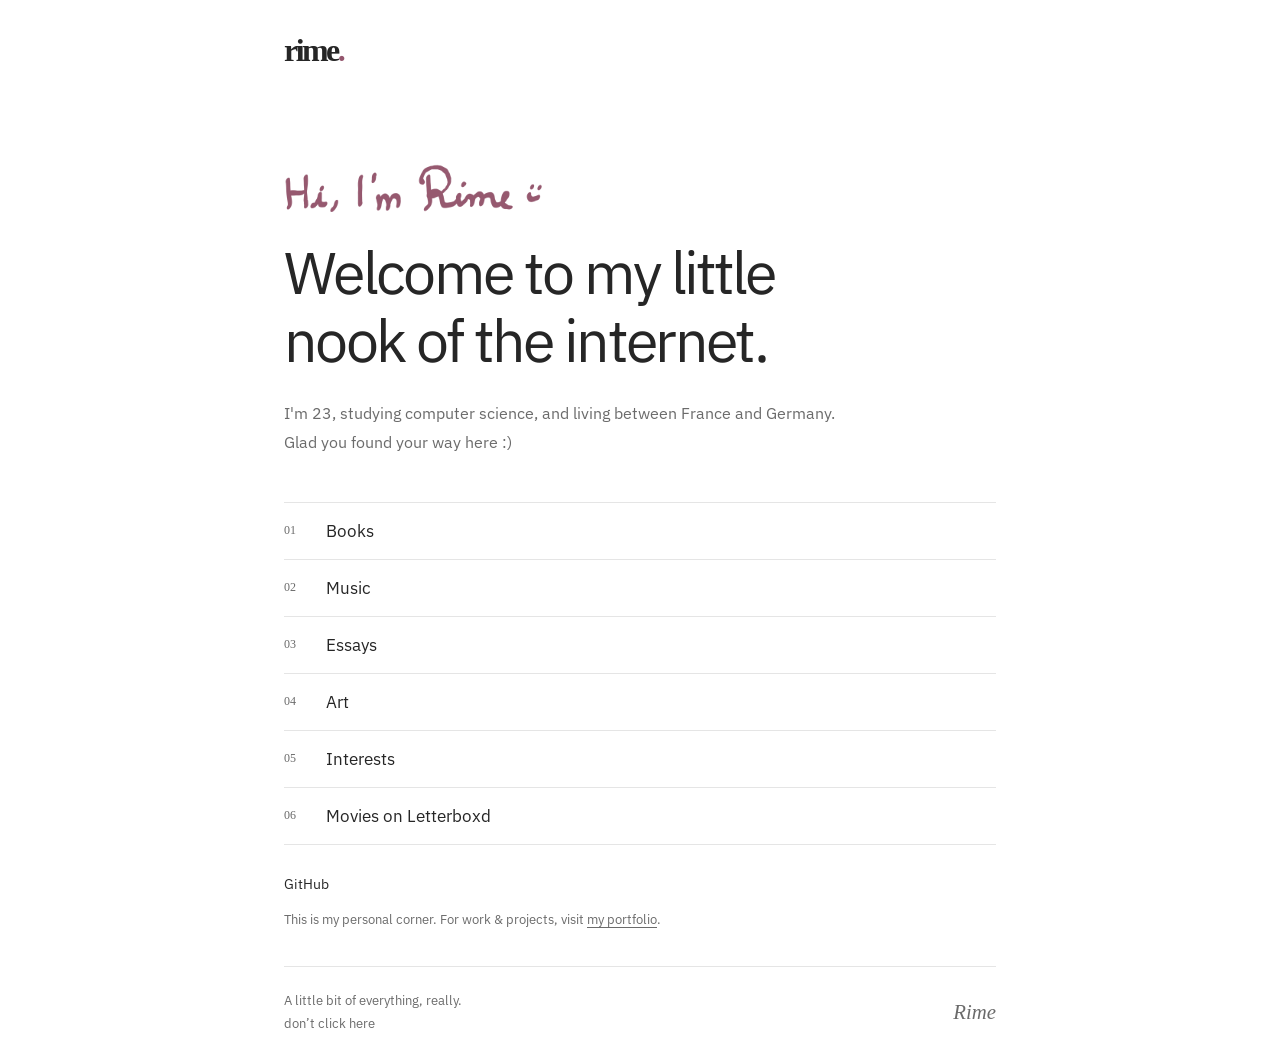
<file: index.html>
<!doctype html>
<html lang="en"><head><meta charset="utf-8"><meta name="viewport" content="width=device-width, initial-scale=1"><meta name="description" content="Rime&#39;s little nook: books, music, writing, art, and interests."><title>My little nook — Rime</title><link rel="icon" type="image/svg+xml" href="data:image/svg+xml,%3Csvg xmlns='http://www.w3.org/2000/svg' viewBox='0 0 64 64'%3E%3Crect width='64' height='64' rx='18' fill='%23322348'/%3E%3Ctext x='32' y='46' text-anchor='middle' font-family='Georgia' font-size='49' fill='white'%3Er%3C/text%3E%3C/svg%3E"><link rel="preconnect" href="https://fonts.googleapis.com"><link rel="preconnect" href="https://fonts.gstatic.com" crossorigin><link href="https://fonts.googleapis.com/css2?family=IBM+Plex+Mono:wght@400;500&family=IBM+Plex+Sans:wght@400;500&display=swap" rel="stylesheet"><link rel="stylesheet" href="./styles.css?v=0cd4ec9e92dc"></head>
<body class="home"><a class="skip-link" href="#main">Skip to content</a><div class="shell"><header><a class="wordmark" href="./" aria-label="Rime, home">rime<span>.</span></a></header><main id="main">
<section class="home-intro"><svg class="handwritten-greeting" xmlns="http://www.w3.org/2000/svg" viewBox="140 172 1360 265" width="260" height="51" role="img" aria-labelledby="greeting-title"><title id="greeting-title">Hi, I'm Rime :) — in my own handwriting</title><defs><filter id="handwriting-ink" x="0" y="0" width="1600" height="716" filterUnits="userSpaceOnUse" color-interpolation-filters="sRGB"><feColorMatrix type="matrix" values="0 0 0 0 0  0 0 0 0 0  0 0 0 0 0  -1.2 0 0 0 1.14" result="ink-mask"/><feFlood flood-color="#94566d"/><feComposite in2="ink-mask" operator="in"/></filter></defs><image href="./assets/rime-handwriting.png" width="1600" height="716" filter="url(#handwriting-ink)"/></svg><h1>Welcome to my little<br><em>nook</em> of the internet.</h1><p class="bio">I'm 23, studying computer science, and living between France and Germany.<br>Glad you found your way here :)</p></section>
<nav class="directory" aria-label="My corners of the internet"><a href="books/"><span class="number">01</span><span>Books</span></a><a href="music/"><span class="number">02</span><span>Music</span></a><a href="essays/"><span class="number">03</span><span>Essays</span></a><a href="art/"><span class="number">04</span><span>Art</span></a><a href="interests/"><span class="number">05</span><span>Interests</span></a><div class="directory-external"><span class="number">06</span><a href="https://boxd.it/mvFYH">Movies on Letterboxd </a></div></nav>
<nav class="elsewhere" aria-label="Elsewhere"><a href="https://github.com/rime3-14">GitHub </a></nav><p class="portfolio-note">This is my personal corner. For work & projects, visit <a href="https://rime3-14.github.io/portfolio/">my portfolio</a>.</p></main><footer><div class="footer-note"><span>A little bit of everything, really.</span><a class="secret-link" href="fun/">don’t click here</a></div><span class="signature">Rime</span></footer></div></body></html>
</file>
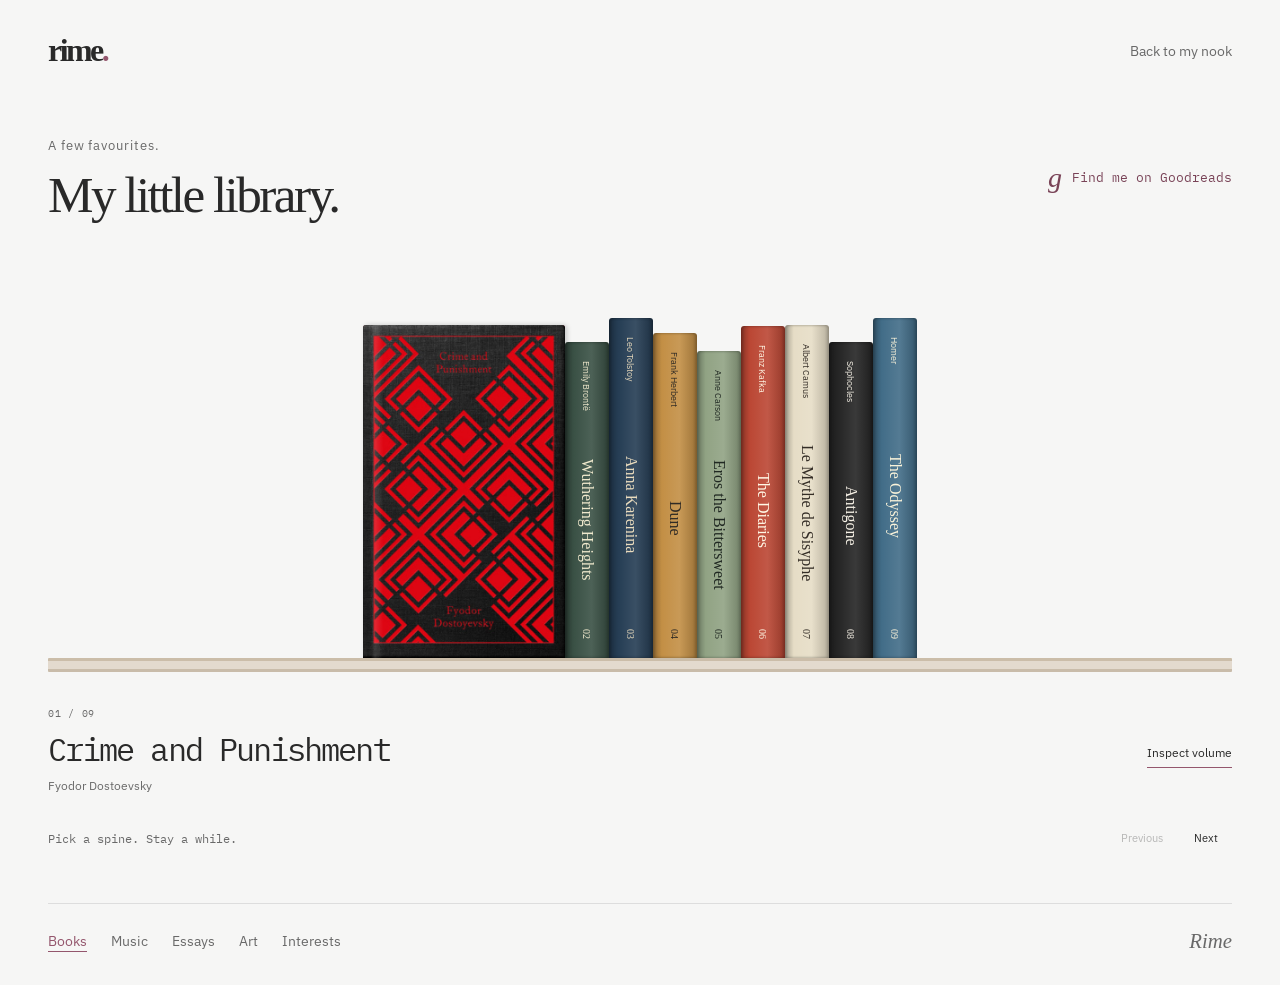
<file: books/index.html>
<!doctype html>
<html lang="en"><head><meta charset="utf-8"><meta name="viewport" content="width=device-width, initial-scale=1"><meta name="description" content="Favourite books from Rime’s personal library."><title>Books — Rime</title><link rel="icon" type="image/svg+xml" href="data:image/svg+xml,%3Csvg xmlns='http://www.w3.org/2000/svg' viewBox='0 0 64 64'%3E%3Crect width='64' height='64' rx='18' fill='%23322348'/%3E%3Ctext x='32' y='46' text-anchor='middle' font-family='Georgia' font-size='49' fill='white'%3Er%3C/text%3E%3C/svg%3E"><link rel="preconnect" href="https://fonts.googleapis.com"><link rel="preconnect" href="https://fonts.gstatic.com" crossorigin><link href="https://fonts.googleapis.com/css2?family=IBM+Plex+Mono:wght@400;500&family=IBM+Plex+Sans:wght@400;500&display=swap" rel="stylesheet"><link rel="stylesheet" href="../styles.css?v=6597a4d5ecd1"><link rel="stylesheet" href="../books.css?v=8dfe27d750df"><script src="../books.js?v=9875014b8bbd" defer></script></head>
<body class="books"><a class="skip-link" href="#main">Skip to content</a><div class="shell"><header><a class="wordmark" href="../" aria-label="Rime, home">rime<span>.</span></a><a class="back" href="../">Back to my nook</a></header><main id="main"><section class="shelf-intro"><div><p class="eyebrow">A few favourites.</p><h1>My little library.</h1></div><a class="goodreads-link" href="https://www.goodreads.com/user/show/145207462"><span class="goodreads-monogram" aria-hidden="true">g</span> Find me on Goodreads </a></section>
 <div class="library-scene"><section class="shelf-info" aria-label="Selected book"><div aria-live="polite" aria-atomic="true"><p class="eyebrow" id="book-count">01 / 09</p><h2 id="book-title">Crime and Punishment</h2><p id="book-author">Fyodor Dostoevsky</p></div><button type="button" class="inspect-button" id="inspect-book" hidden>Inspect volume</button></section>
 <div class="shelf-stage"><div class="bookshelf" role="group" aria-label="Favourite books. Select a spine to turn the book forward."><button class="book-slot selected" type="button" data-book="0" data-title="Crime and Punishment" data-author="Fyodor Dostoevsky" data-edition="Penguin Clothbound Classics" data-source="https://penguinrandomhouselibrary.com/book/?isbn=9780241347683" data-isbn="9780241347683" aria-pressed="true" aria-label="Crime and Punishment by Fyodor Dostoevsky" style="--cover:#702d34;--book-ink:#f1dfc2;--height:355px;--ratio:0.6048387096774194"><span class="book-object"><span class="book-spine"><small>Fyodor Dostoevsky</small><span>Crime and Punishment</span><i>01</i></span><span class="book-front"><span class="cover-fallback"><small>Fyodor Dostoevsky</small><strong>Crime and Punishment</strong></span><img class="published-cover" src="../assets/books/crime-and-punishment.jpg" width="450" height="744" alt="Crime and Punishment — Penguin Clothbound Classics cover" decoding="async"><span class="cover-light" aria-hidden="true"></span></span></span></button><button class="book-slot" type="button" data-book="1" data-title="Wuthering Heights" data-author="Emily Brontë" data-edition="Penguin Clothbound Classics" data-source="https://www.penguinrandomhouse.com/books/286389/wuthering-heights-by-emily-bronte/" data-isbn="9780141040356" aria-pressed="false" aria-label="Wuthering Heights by Emily Brontë" style="--cover:#3a5145;--book-ink:#f0e9cd;--height:338px;--ratio:0.6617647058823529"><span class="book-object"><span class="book-spine"><small>Emily Brontë</small><span>Wuthering Heights</span><i>02</i></span><span class="book-front"><span class="cover-fallback"><small>Emily Brontë</small><strong>Wuthering Heights</strong></span><img class="published-cover" src="../assets/books/wuthering-heights.jpg" width="450" height="680" alt="Wuthering Heights — Penguin Clothbound Classics cover" decoding="async"><span class="cover-light" aria-hidden="true"></span></span></span></button><button class="book-slot" type="button" data-book="2" data-title="Anna Karenina" data-author="Leo Tolstoy" data-edition="Penguin Clothbound Classics" data-source="https://www.penguinrandomhouseretail.com/book/?isbn=9780141199610" data-isbn="9780141199610" aria-pressed="false" aria-label="Anna Karenina by Leo Tolstoy" style="--cover:#253d54;--book-ink:#eadcbe;--height:362px;--ratio:0.6578947368421053"><span class="book-object"><span class="book-spine"><small>Leo Tolstoy</small><span>Anna Karenina</span><i>03</i></span><span class="book-front"><span class="cover-fallback"><small>Leo Tolstoy</small><strong>Anna Karenina</strong></span><img class="published-cover" src="../assets/books/anna-karenina.jpg" width="450" height="684" alt="Anna Karenina — Penguin Clothbound Classics cover" decoding="async"><span class="cover-light" aria-hidden="true"></span></span></span></button><button class="book-slot" type="button" data-book="3" data-title="Dune" data-author="Frank Herbert" data-edition="Ace" data-source="https://penguinrandomhousehighereducation.com/book/?isbn=9780441013593" data-isbn="9780441013593" aria-pressed="false" aria-label="Dune by Frank Herbert" style="--cover:#c38f45;--book-ink:#302b25;--height:347px;--ratio:0.6666666666666666"><span class="book-object"><span class="book-spine"><small>Frank Herbert</small><span>Dune</span><i>04</i></span><span class="book-front"><span class="cover-fallback"><small>Frank Herbert</small><strong>Dune</strong></span><img class="published-cover" src="../assets/books/dune.jpg" width="450" height="675" alt="Dune — Ace cover" decoding="async"><span class="cover-light" aria-hidden="true"></span></span></span></button><button class="book-slot" type="button" data-book="4" data-title="Eros the Bittersweet" data-author="Anne Carson" data-edition="Dalkey Archive Essentials" data-source="https://dalkeyarchive.store/products/eros-the-bittersweet" data-isbn="9781628973860" aria-pressed="false" aria-label="Eros the Bittersweet by Anne Carson" style="--cover:#91a384;--book-ink:#202822;--height:329px;--ratio:0.6470588235294118"><span class="book-object"><span class="book-spine"><small>Anne Carson</small><span>Eros the Bittersweet</span><i>05</i></span><span class="book-front"><span class="cover-fallback"><small>Anne Carson</small><strong>Eros the Bittersweet</strong></span><img class="published-cover" src="../assets/books/eros-the-bittersweet.jpg" width="1650" height="2550" alt="Eros the Bittersweet — Dalkey Archive Essentials cover" decoding="async"><span class="cover-light" aria-hidden="true"></span></span></span></button><button class="book-slot" type="button" data-book="5" data-title="The Diaries" data-author="Franz Kafka · translated by Ross Benjamin" data-edition="Schocken" data-source="https://www.penguinrandomhouse.com/books/612561/the-diaries-of-franz-kafka-by-franz-kafka/" data-isbn="9780805212792" aria-pressed="false" aria-label="The Diaries by Franz Kafka · translated by Ross Benjamin" style="--cover:#bb4734;--book-ink:#fff8e6;--height:354px;--ratio:0.6446991404011462"><span class="book-object"><span class="book-spine"><small>Franz Kafka</small><span>The Diaries</span><i>06</i></span><span class="book-front"><span class="cover-fallback"><small>Franz Kafka</small><strong>The Diaries</strong></span><img class="published-cover" src="../assets/books/kafka-diaries.jpg" width="450" height="698" alt="The Diaries — Schocken cover" decoding="async"><span class="cover-light" aria-hidden="true"></span></span></span></button><button class="book-slot" type="button" data-book="6" data-title="Le Mythe de Sisyphe" data-author="Albert Camus" data-edition="Folio essais · Gallimard" data-source="https://www.gallimard.fr/catalogue/le-mythe-de-sisyphe/9782070322886" data-isbn="9782070322886" aria-pressed="false" aria-label="Le Mythe de Sisyphe by Albert Camus" style="--cover:#e6ddc6;--book-ink:#342d26;--height:355px;--ratio:0.612"><span class="book-object"><span class="book-spine"><small>Albert Camus</small><span>Le Mythe de Sisyphe</span><i>07</i></span><span class="book-front"><span class="cover-fallback"><small>Albert Camus</small><strong>Le Mythe de Sisyphe</strong></span><img class="published-cover" src="../assets/books/le-mythe-de-sisyphe.jpg" width="306" height="500" alt="Le Mythe de Sisyphe — Folio essais · Gallimard cover" decoding="async"><span class="cover-light" aria-hidden="true"></span></span></span></button><button class="book-slot" type="button" data-book="7" data-title="Antigone" data-author="Sophocles" data-edition="Penguin Little Black Classics" data-source="https://www.penguin.co.uk/books/276830/antigone-by-sophocles/9780141397702" data-isbn="9780141397702" aria-pressed="false" aria-label="Antigone by Sophocles" style="--cover:#252525;--book-ink:#f7f2e7;--height:338px;--ratio:0.6901840490797546"><span class="book-object"><span class="book-spine"><small>Sophocles</small><span>Antigone</span><i>08</i></span><span class="book-front"><span class="cover-fallback"><small>Sophocles</small><strong>Antigone</strong></span><img class="published-cover" src="../assets/books/antigone.jpg" width="450" height="652" alt="Antigone — Penguin Little Black Classics cover" decoding="async"><span class="cover-light" aria-hidden="true"></span></span></span></button><button class="book-slot" type="button" data-book="8" data-title="The Odyssey" data-author="Homer · translated by Emily Wilson" data-edition="W. W. Norton" data-source="https://wwnorton.co.uk/books/9780393356250-the-odyssey-4709fc56-cc27-49d3-90f5-4934b58a885c" data-isbn="9780393356250" aria-pressed="false" aria-label="The Odyssey by Homer · translated by Emily Wilson" style="--cover:#426d88;--book-ink:#faf3da;--height:362px;--ratio:0.6864988558352403"><span class="book-object"><span class="book-spine"><small>Homer</small><span>The Odyssey</span><i>09</i></span><span class="book-front"><span class="cover-fallback"><small>Homer</small><strong>The Odyssey</strong></span><img class="published-cover" src="../assets/books/the-odyssey.jpg" width="300" height="437" alt="The Odyssey — W. W. Norton cover" decoding="async"><span class="cover-light" aria-hidden="true"></span></span></span></button></div></div><div class="shelf-ledge" aria-hidden="true"></div></div>
 <div class="library-bottom"><p>Pick a spine. Stay a while.</p><div class="shelf-controls" hidden><button type="button" id="previous-book" aria-label="Previous book" disabled>Previous</button><button type="button" id="next-book" aria-label="Next book">Next</button></div></div>
 <dialog id="book-inspection" aria-labelledby="inspection-title"><button type="button" id="close-inspection" class="inspect-button">Return to shelf</button><div class="inspection-layout"><div id="inspection-cover" class="inspection-cover" aria-hidden="true"></div><div class="inspection-copy"><p class="eyebrow" id="inspection-count"></p><h2 id="inspection-title"></h2><p id="inspection-author"></p><p class="inspection-edition"><a id="inspection-edition" href="https://penguinrandomhouselibrary.com/book/?isbn=9780241347683">Penguin Clothbound Classics</a></p><a id="inspection-link" class="text-link" href="https://www.goodreads.com/user/show/145207462">Find on Goodreads</a><div class="shelf-controls"><button type="button" id="inspect-previous" aria-label="Inspect previous book">Previous</button><button type="button" id="inspect-next" aria-label="Inspect next book">Next</button></div></div></div></dialog></main><footer><nav aria-label="Explore my nook"><a href="../books/" aria-current="page">Books</a><a href="../music/">Music</a><a href="../essays/">Essays</a><a href="../art/">Art</a><a href="../interests/">Interests</a></nav><span class="signature">Rime</span></footer></div></body></html>
</file>
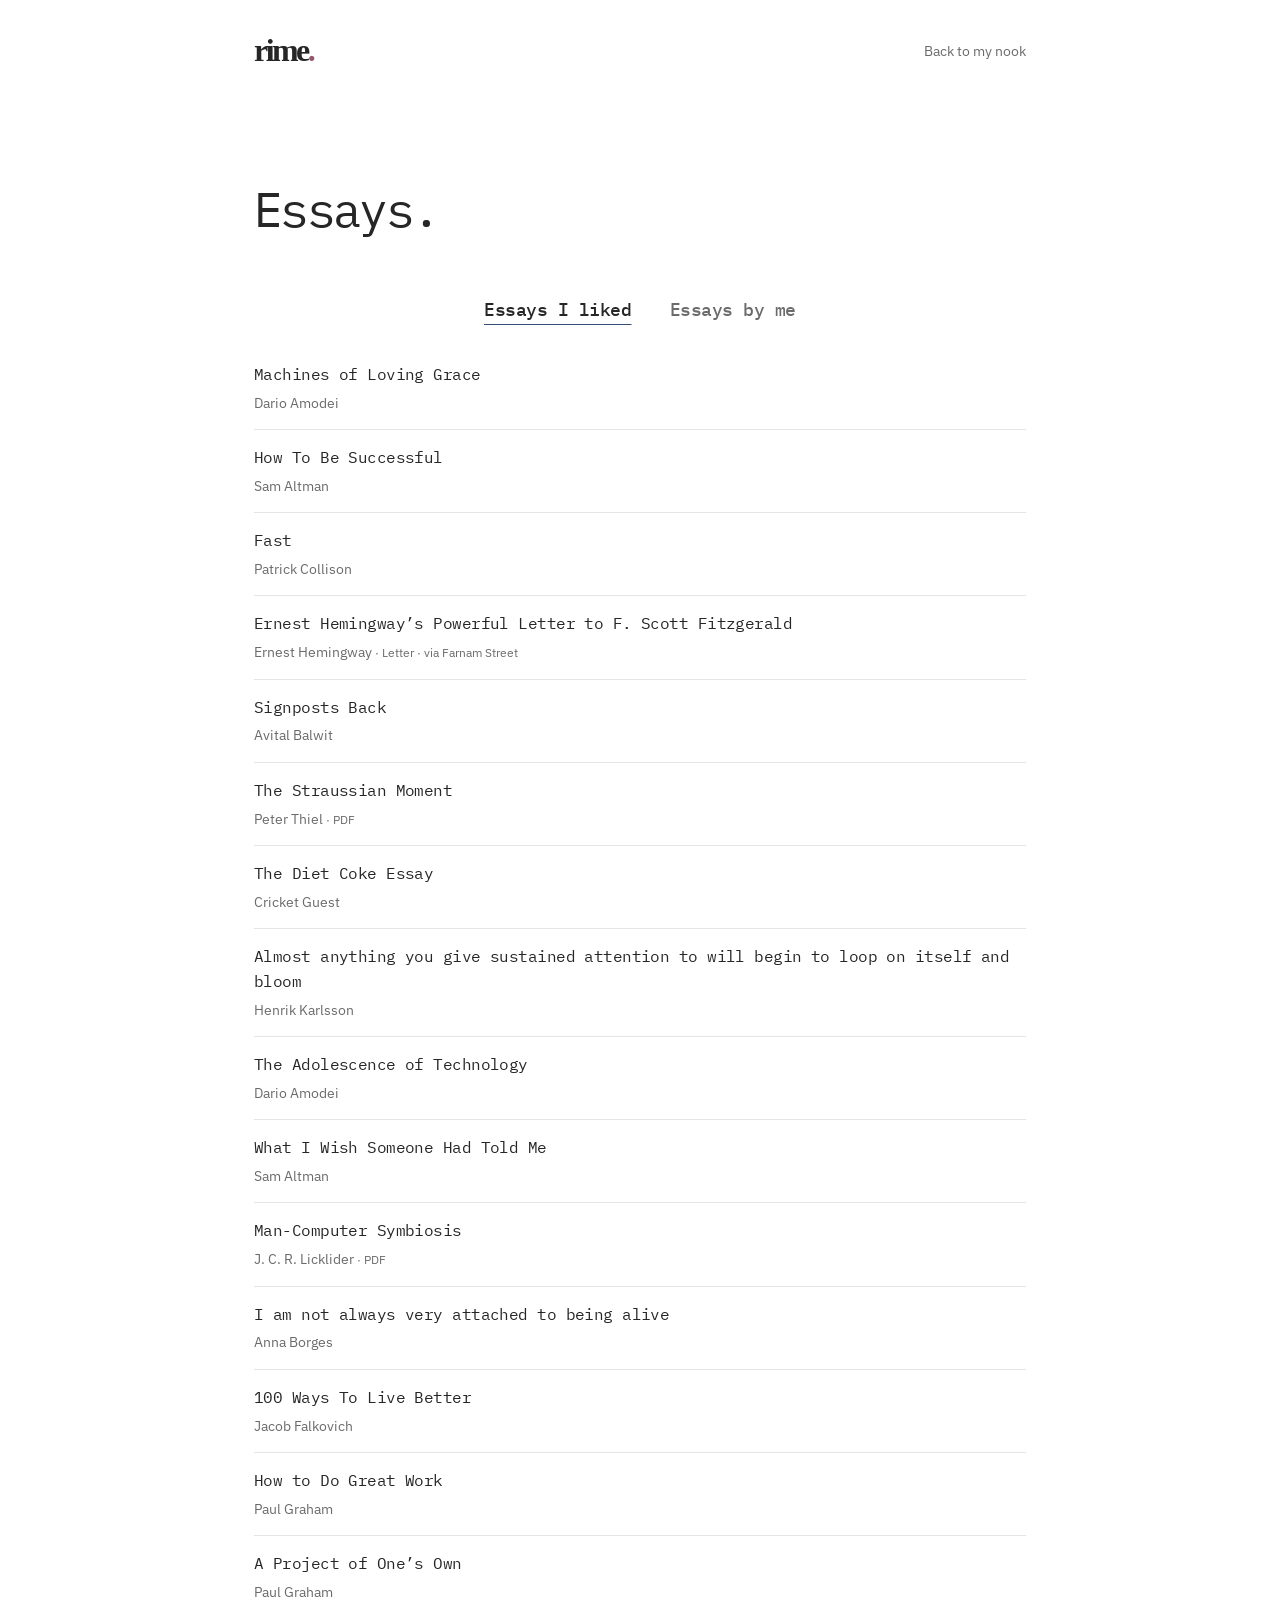
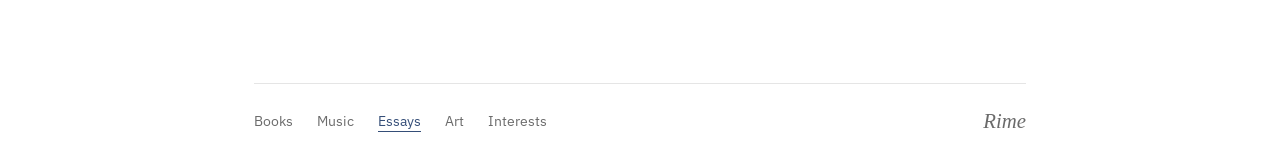
<file: essays/index.html>
<!doctype html>
<html lang="en"><head><meta charset="utf-8"><meta name="viewport" content="width=device-width, initial-scale=1"><meta name="description" content="Essays Rime liked, and a space for her own writing."><title>Essays — Rime</title><link rel="icon" type="image/svg+xml" href="data:image/svg+xml,%3Csvg xmlns='http://www.w3.org/2000/svg' viewBox='0 0 64 64'%3E%3Crect width='64' height='64' rx='18' fill='%23322348'/%3E%3Ctext x='32' y='46' text-anchor='middle' font-family='Georgia' font-size='49' fill='white'%3Er%3C/text%3E%3C/svg%3E"><link rel="preconnect" href="https://fonts.googleapis.com"><link rel="preconnect" href="https://fonts.gstatic.com" crossorigin><link href="https://fonts.googleapis.com/css2?family=IBM+Plex+Mono:wght@400;500&family=IBM+Plex+Sans:wght@400;500&display=swap" rel="stylesheet"><link rel="stylesheet" href="../styles.css?v=6597a4d5ecd1"><script src="../essays.js?v=a0863eff1148" defer></script></head>
<body class="essays"><a class="skip-link" href="#main">Skip to content</a><div class="shell"><header><a class="wordmark" href="../" aria-label="Rime, home">rime<span>.</span></a><a class="back" href="../">Back to my nook</a></header><main id="main"><section class="section-intro"><h1>Essays.</h1></section><div class="essay-tabs" role="tablist" aria-label="Essay sections"><h2><button type="button" role="tab" id="liked-heading" aria-controls="liked-essays" aria-selected="true">Essays I liked</button></h2><h2><button type="button" role="tab" id="own-heading" aria-controls="my-essays" aria-selected="false" tabindex="-1">Essays by me</button></h2></div><section class="essay-section" id="liked-essays" role="tabpanel" aria-labelledby="liked-heading"><ul class="reading-list"><li><a class="reading-link" href="https://darioamodei.com/essay/machines-of-loving-grace"><div><h3>Machines of Loving Grace</h3><p>Dario Amodei</p></div></a></li><li><a class="reading-link" href="https://blog.samaltman.com/how-to-be-successful"><div><h3>How To Be Successful</h3><p>Sam Altman</p></div></a></li><li><a class="reading-link" href="https://patrickcollison.com/fast"><div><h3>Fast</h3><p>Patrick Collison</p></div></a></li><li><a class="reading-link" href="https://fs.blog/you-see-well-enough-but-you-stop-listening/"><div><h3>Ernest Hemingway’s Powerful Letter to F. Scott Fitzgerald</h3><p>Ernest Hemingway<span class="reading-note"> · Letter · via Farnam Street</span></p></div></a></li><li><a class="reading-link" href="https://www.avitalbalwit.com/post/signposts-back"><div><h3>Signposts Back</h3><p>Avital Balwit</p></div></a></li><li><a class="reading-link" href="https://gwern.net/doc/politics/2007-thiel.pdf"><div><h3>The Straussian Moment</h3><p>Peter Thiel<span class="reading-note"> · PDF</span></p></div></a></li><li><a class="reading-link" href="https://finalgirldigital.substack.com/p/the-diet-coke-essay"><div><h3>The Diet Coke Essay</h3><p>Cricket Guest</p></div></a></li><li><a class="reading-link" href="https://www.henrikkarlsson.xyz/p/attention"><div><h3>Almost anything you give sustained attention to will begin to loop on itself and bloom</h3><p>Henrik Karlsson</p></div></a></li><li><a class="reading-link" href="https://darioamodei.com/essay/the-adolescence-of-technology"><div><h3>The Adolescence of Technology</h3><p>Dario Amodei</p></div></a></li><li><a class="reading-link" href="https://blog.samaltman.com/what-i-wish-someone-had-told-me"><div><h3>What I Wish Someone Had Told Me</h3><p>Sam Altman</p></div></a></li><li><a class="reading-link" href="https://worrydream.com/refs/Licklider_1960_-_Man-Computer_Symbiosis.pdf"><div><h3>Man-Computer Symbiosis</h3><p>J. C. R. Licklider<span class="reading-note"> · PDF</span></p></div></a></li><li><a class="reading-link" href="https://theoutline.com/post/7267/living-with-passive-suicidal-ideation"><div><h3>I am not always very attached to being alive</h3><p>Anna Borges</p></div></a></li><li><a class="reading-link" href="https://www.lesswrong.com/posts/HJeD6XbMGEfcrx3mD/100-ways-to-live-better"><div><h3>100 Ways To Live Better</h3><p>Jacob Falkovich</p></div></a></li><li><a class="reading-link" href="https://paulgraham.com/greatwork.html"><div><h3>How to Do Great Work</h3><p>Paul Graham</p></div></a></li><li><a class="reading-link" href="https://paulgraham.com/own.html"><div><h3>A Project of One’s Own</h3><p>Paul Graham</p></div></a></li></ul></section><section class="essay-section own-essays" id="my-essays" role="tabpanel" aria-labelledby="own-heading" hidden><div class="essay-list"><p class="empty-note">Coming soon.</p></div></section></main><footer><nav aria-label="Explore my nook"><a href="../books/">Books</a><a href="../music/">Music</a><a href="../essays/" aria-current="page">Essays</a><a href="../art/">Art</a><a href="../interests/">Interests</a></nav><span class="signature">Rime</span></footer></div></body></html>
</file>
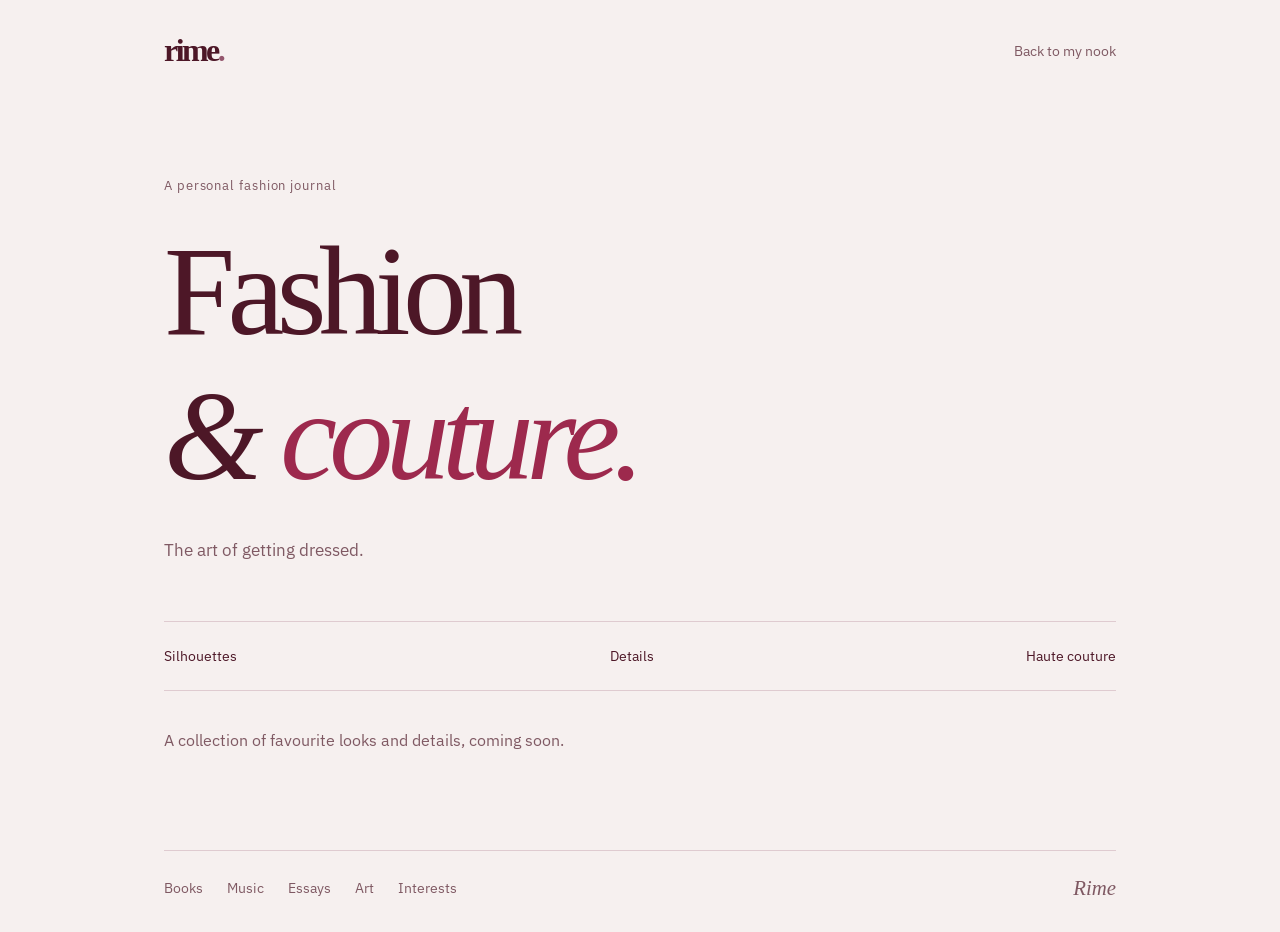
<file: fashion/index.html>
<!doctype html>
<html lang="en"><head><meta charset="utf-8"><meta name="viewport" content="width=device-width, initial-scale=1"><meta name="description" content="Rime’s fashion and haute couture journal."><title>Fashion &amp; couture — Rime</title><link rel="icon" type="image/svg+xml" href="data:image/svg+xml,%3Csvg xmlns='http://www.w3.org/2000/svg' viewBox='0 0 64 64'%3E%3Crect width='64' height='64' rx='18' fill='%23322348'/%3E%3Ctext x='32' y='46' text-anchor='middle' font-family='Georgia' font-size='49' fill='white'%3Er%3C/text%3E%3C/svg%3E"><link rel="preconnect" href="https://fonts.googleapis.com"><link rel="preconnect" href="https://fonts.gstatic.com" crossorigin><link href="https://fonts.googleapis.com/css2?family=IBM+Plex+Mono:wght@400;500&family=IBM+Plex+Sans:wght@400;500&display=swap" rel="stylesheet"><link rel="stylesheet" href="../styles.css?v=6597a4d5ecd1"></head>
<body class="fashion"><a class="skip-link" href="#main">Skip to content</a><div class="shell"><header><a class="wordmark" href="../" aria-label="Rime, home">rime<span>.</span></a><a class="back" href="../">Back to my nook</a></header><main id="main"><section class="section-intro fashion-title"><p class="eyebrow">A personal fashion journal</p><h1>Fashion<br><span class="amp">&</span> <em>couture.</em></h1><p class="lede">The art of getting dressed.</p></section><div class="fashion-topics"><span>Silhouettes</span><span>Details</span><span>Haute couture</span></div><p class="empty-note">A collection of favourite looks and details, coming soon.</p></main><footer><nav aria-label="Explore my nook"><a href="../books/">Books</a><a href="../music/">Music</a><a href="../essays/">Essays</a><a href="../art/">Art</a><a href="../interests/">Interests</a></nav><span class="signature">Rime</span></footer></div></body></html>
</file>
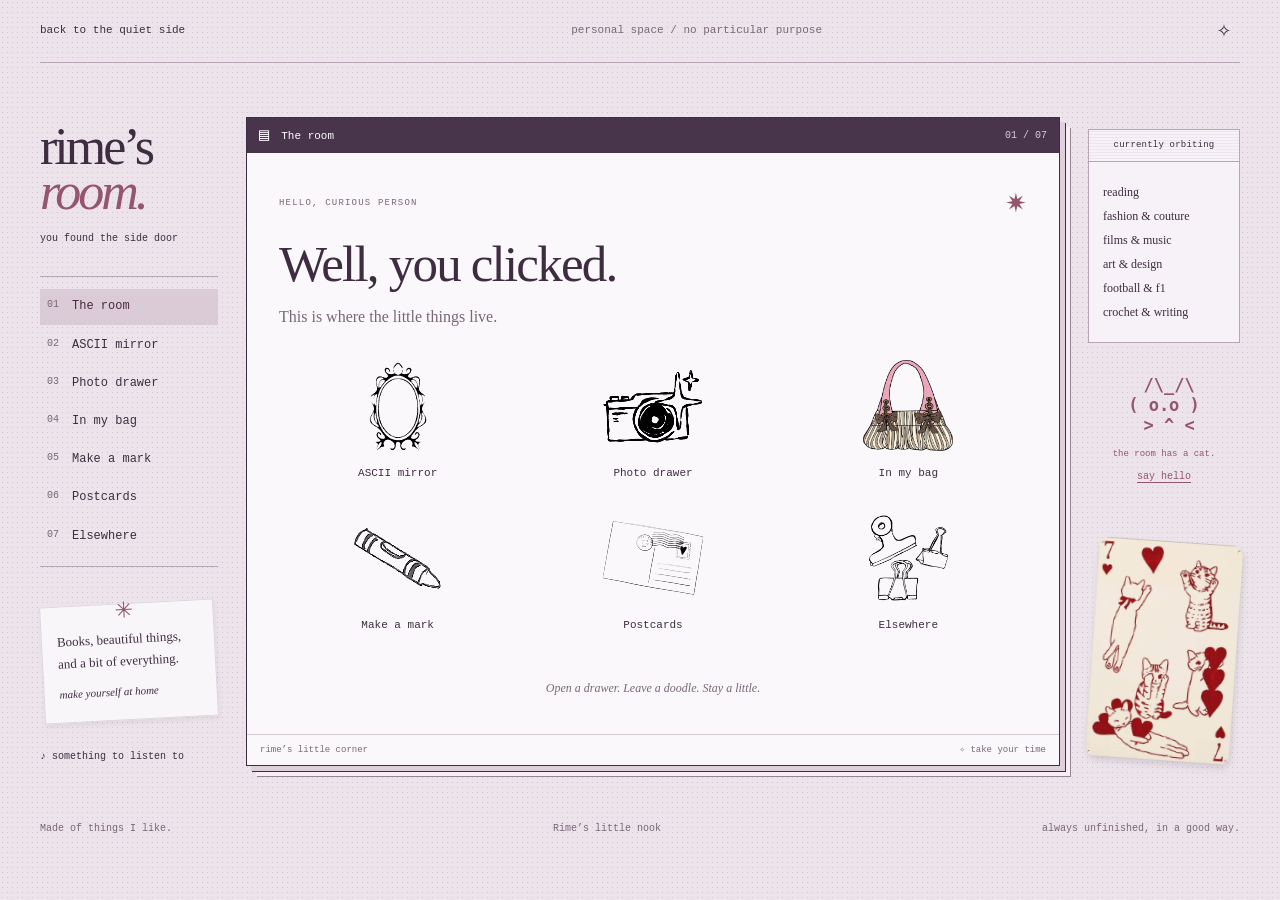
<file: fun/index.html>
<!doctype html><html lang="en"><head><meta charset="utf-8"><meta name="viewport" content="width=device-width,initial-scale=1"><meta name="description" content="Rime’s other little corner: drawings, postcards, photographs and small curiosities."><meta name="robots" content="noindex"><title>Fun — Rime’s room</title><link rel="stylesheet" href="../fun.css?v=5a19f472591d"><script src="../fun.js?v=412cc50b1285" defer></script></head><body class="fun"><a class="skip" href="#room-main">Skip to the room</a><div class="room-page"><header class="room-masthead"><a href="../" class="back-door">back to the quiet side</a><span>personal space / no particular purpose</span><button type="button" id="sparkle-toggle" aria-pressed="false" title="A few stars">✧</button></header>
<div class="room-layout"><aside class="room-left"><a href="#welcome" data-room="welcome" class="room-brand">rime’s<br><em>room.</em><span>you found the side door</span></a><nav class="room-nav" aria-label="Around the room"><a href="#welcome" data-room="welcome" aria-current="page"><span>01</span>The room</a><a href="#portrait" data-room="portrait"><span>02</span>ASCII mirror</a><a href="#photos" data-room="photos"><span>03</span>Photo drawer</a><a href="#bag" data-room="bag"><span>04</span>In my bag</a><a href="#sketch" data-room="sketch"><span>05</span>Make a mark</a><a href="#travels" data-room="travels"><span>06</span>Postcards</a><a href="#links" data-room="links"><span>07</span>Elsewhere</a></nav><div class="little-note"><span class="note-pin">✳</span><p>Books, beautiful things,<br>and a bit of everything.</p><span class="note-signature">make yourself at home</span></div><a class="small-link" href="../music/">♪ something to listen to</a></aside>
<main class="room-window" id="room-main"><div class="window-bar"><span class="window-mark" aria-hidden="true">▤</span><span id="window-title">The room</span><span class="window-counter" id="window-counter">01 / 07</span></div><div class="window-body">
<section id="welcome" class="room-panel"><div class="welcome-top"><span class="tiny-label">hello, curious person</span><span aria-hidden="true">✷</span></div><h1>Well, you clicked.</h1><p class="room-intro">This is where the little things live.</p><div class="door-grid"><a class="room-door" href="#portrait" data-room="portrait"><svg class="supplied-art door-art door-portrait" viewBox="230 258 240 360" aria-hidden="true" xmlns="http://www.w3.org/2000/svg"><defs><filter id="ink-mirror-door-art-door-portrait" x="0" y="0" width="735" height="919" filterUnits="userSpaceOnUse" color-interpolation-filters="sRGB"><feColorMatrix type="matrix" values="0 0 0 0 0  0 0 0 0 0  0 0 0 0 0  -1.5 0 0 0 1.15"/><feComposite in2="SourceGraphic" operator="in"/></filter></defs><image href="../assets/fun/mirror.webp" width="735" height="919" filter="url(#ink-mirror-door-art-door-portrait)"/></svg><span>ASCII mirror</span></a><a class="room-door" href="#photos" data-room="photos"><svg class="supplied-art door-art door-photos" viewBox="230 276 750 555" aria-hidden="true" xmlns="http://www.w3.org/2000/svg"><defs><filter id="ink-camera-door-art-door-photos" x="0" y="0" width="1200" height="1200" filterUnits="userSpaceOnUse" color-interpolation-filters="sRGB"><feColorMatrix type="matrix" values="0 0 0 0 0  0 0 0 0 0  0 0 0 0 0  -1.5 0 0 0 1.15"/><feComposite in2="SourceGraphic" operator="in"/></filter></defs><image href="../assets/fun/camera.webp" width="1200" height="1200" filter="url(#ink-camera-door-art-door-photos)"/></svg><span>Photo drawer</span></a><a class="room-door" href="#bag" data-room="bag"><img class="supplied-art door-art door-bag" src="../assets/fun/door-bag.webp" alt="" draggable="false"><span>In my bag</span></a><a class="room-door" href="#sketch" data-room="sketch"><svg class="supplied-art door-art door-sketch" viewBox="36 62 221 161" aria-hidden="true" xmlns="http://www.w3.org/2000/svg"><defs><filter id="ink-crayon-door-art-door-sketch" x="0" y="0" width="301" height="301" filterUnits="userSpaceOnUse" color-interpolation-filters="sRGB"><feColorMatrix type="matrix" values="0 0 0 0 0  0 0 0 0 0  0 0 0 0 0  -1.5 0 0 0 1.15"/><feComposite in2="SourceGraphic" operator="in"/></filter></defs><image href="../assets/fun/crayon.webp" width="301" height="301" filter="url(#ink-crayon-door-art-door-sketch)"/></svg><span>Make a mark</span></a><a class="room-door" href="#travels" data-room="travels"><svg class="supplied-art door-art door-travels" viewBox="200 280 800 600" aria-hidden="true" xmlns="http://www.w3.org/2000/svg"><defs><filter id="ink-postcard-door-art-door-travels" x="0" y="0" width="1200" height="1200" filterUnits="userSpaceOnUse" color-interpolation-filters="sRGB"><feColorMatrix type="matrix" values="0 0 0 0 0  0 0 0 0 0  0 0 0 0 0  -1.5 0 0 0 1.15"/><feComposite in2="SourceGraphic" operator="in"/></filter></defs><image href="../assets/fun/postcard.webp" width="1200" height="1200" filter="url(#ink-postcard-door-art-door-travels)"/></svg><span>Postcards</span></a><a class="room-door" href="#links" data-room="links"><svg class="supplied-art door-art door-links" viewBox="0 0 671 720" aria-hidden="true" xmlns="http://www.w3.org/2000/svg"><image href="../assets/fun/elsewhere.webp" width="671" height="720"/></svg><span>Elsewhere</span></a></div><p class="room-footnote">Open a drawer. Leave a doodle. Stay a little.</p></section>
<section id="portrait" class="room-panel" hidden><p class="tiny-label">01 / a study in punctuation</p><h2>ASCII mirror</h2><p class="panel-note">My portrait is coming. In the meantime, try yours.</p><div class="ascii-frame" ><pre id="ascii-output" role="img" aria-label="ASCII art preview"></pre><span class="mirror-caption" id="ascii-caption">a small star, until there’s a face</span></div><div class="ascii-tools"><label class="paper-button file-label">Choose a photo<input id="portrait-input" type="file" accept="image/png,image/jpeg,image/webp"></label><label class="density-control">Detail <input id="ascii-detail" type="range" min="40" max="110" value="72"></label><button class="paper-button" id="ascii-save" type="button">Save .txt</button></div><p class="small-note" id="portrait-status" role="status">Photos stay in your browser. Nothing is uploaded.</p></section>
<section id="photos" class="room-panel" hidden><p class="tiny-label">02 / the photo drawer</p><h2>Little pieces of life.</h2><p class="panel-note">Still choosing the photographs. A little space for them, for now.</p><div class="photo-wall"><div class="photo-print undeveloped"><div><span>01</span><svg class="room-icon " viewBox="0 0 100 100" aria-hidden="true" fill="none" stroke="currentColor" stroke-width="2.2" stroke-linejoin="round" stroke-linecap="round"><path d="M15 27h20l5-9h23l6 9h16v51H15z"/><circle cx="51" cy="52" r="17"/><circle cx="51" cy="52" r="11"/><path d="M73 35h5M23 22h9"/></svg></div><span>a moment</span></div><div class="photo-print undeveloped"><div><span>02</span><span class="photo-cross">+</span></div><span>a place</span></div><div class="photo-print undeveloped"><div><span>03</span><span class="photo-cross">+</span></div><span>a little detail</span></div><div class="photo-print undeveloped"><div><span>04</span><span class="photo-cross">+</span></div><span>something to keep</span></div></div><p class="room-footnote">not every moment needs a caption.</p></section>
<section id="bag" class="room-panel" hidden><p class="tiny-label">03 / the everyday inventory</p><h2>What’s in my bag?</h2><p class="panel-note">An unreasonable number of little things.</p><button type="button" class="big-bag" id="bag-toggle" aria-expanded="false" aria-controls="bag-contents" aria-label="Open my bag"><img class="supplied-art bag-photo" src="../assets/fun/burgundy-bag.webp" alt="" draggable="false"><span id="bag-action">click to unpack</span></button><div class="bag-contents" id="bag-contents" hidden><button type="button" class="bag-object bag-object-book" style="--i:0;--tilt:-9deg" data-bag-note="Title to be added." data-name="My current book" aria-label="My current book" aria-pressed="false"><svg class="room-icon " viewBox="0 0 100 100" aria-hidden="true" fill="none" stroke="currentColor" stroke-width="2.2" stroke-linejoin="round" stroke-linecap="round"><path d="M22 13h53v72H22q-8-2-8-9V21q0-8 8-8zM22 13v62M22 75h53M29 30h34M29 38h22"/><path d="M61 13v39l-7-6-7 6V13"/></svg><span>My current book</span></button><button type="button" class="bag-object bag-object-gloss" style="--i:1;--tilt:8deg" data-bag-note="A little shine." data-name="Lip gloss" aria-label="Lip gloss" aria-pressed="false"><img class="supplied-art bag-art bag-art-gloss" src="../assets/fun/gloss.webp" alt="" draggable="false"><span>Lip gloss</span></button><button type="button" class="bag-object bag-object-earphones" style="--i:2;--tilt:-5deg" data-bag-note="Always a little tangled." data-name="Wired earphones" aria-label="Wired earphones" aria-pressed="false"><img class="supplied-art bag-art bag-art-earphones" src="../assets/fun/earphones.webp" alt="" draggable="false"><span>Wired earphones</span></button><button type="button" class="bag-object bag-object-charm" style="--i:3;--tilt:10deg" data-bag-note="Tiny bag companion." data-name="Kuromi charm" aria-label="Kuromi charm" aria-pressed="false"><img class="supplied-art bag-art bag-art-charm" src="../assets/fun/charm.webp" alt="" draggable="false"><span>Kuromi charm</span></button><button type="button" class="bag-object bag-object-gum" style="--i:4;--tilt:-7deg" data-bag-note="Just in case." data-name="Gum" aria-label="Gum" aria-pressed="false"><img class="supplied-art bag-art bag-art-gum" src="../assets/fun/gum.webp" alt="" draggable="false"><span>Gum</span></button><button type="button" class="bag-object bag-object-notebook" style="--i:5;--tilt:6deg" data-bag-note="Somewhere for passing thoughts." data-name="Notebook" aria-label="Notebook" aria-pressed="false"><img class="supplied-art bag-art bag-art-notebook" src="../assets/fun/notebook.webp" alt="" draggable="false"><span>Notebook</span></button><button type="button" class="bag-object bag-object-glasses" style="--i:6;--tilt:-10deg" data-bag-note="Seeing things clearly." data-name="Glasses" aria-label="Glasses" aria-pressed="false"><img class="supplied-art bag-art bag-art-glasses" src="../assets/fun/glasses.webp" alt="" draggable="false"><span>Glasses</span></button><button type="button" class="bag-object bag-object-photos" style="--i:7;--tilt:4deg" data-bag-note="The pictures will go here." data-name="Little photos" aria-label="Little photos" aria-pressed="false"><svg class="supplied-art bag-art bag-art-photos" viewBox="100 125 750 930" aria-hidden="true" xmlns="http://www.w3.org/2000/svg"><defs><filter id="ink-photo-frame-bag-art-bag-art-photos" x="0" y="0" width="960" height="1155" filterUnits="userSpaceOnUse" color-interpolation-filters="sRGB"><feColorMatrix type="matrix" values="0 0 0 0 0  0 0 0 0 0  0 0 0 0 0  -1.5 0 0 0 1.15"/><feComposite in2="SourceGraphic" operator="in"/></filter></defs><image href="../assets/fun/photo-frame.webp" width="960" height="1155" filter="url(#ink-photo-frame-bag-art-bag-art-photos)"/></svg><span>Little photos</span></button><button type="button" class="bag-object bag-object-receipt" style="--i:8;--tilt:-3deg" data-bag-note="The Odyssey · a placeholder for the real receipt." data-name="Cinema receipt" aria-label="Cinema receipt" aria-pressed="false"><img class="supplied-art bag-art bag-art-receipt" src="../assets/fun/receipt.webp" alt="" draggable="false"><span>Cinema receipt</span></button></div><div class="bag-caption" aria-live="polite"><strong id="bag-item-name">The daily companions</strong><p id="bag-item-note">Open the bag, then pick an object.</p></div></section>
<section id="sketch" class="room-panel" hidden><p class="tiny-label">04 / absolutely no talent required</p><h2>Make a little mark.</h2><p class="panel-note">A flower, a face, a very questionable cat.</p><div class="sketch-paper"><canvas id="sketch-canvas" width="900" height="520" tabindex="0" aria-label="Drawing pad. Draw with a mouse, finger or pen."></canvas><span class="sketch-prompt" id="sketch-prompt">draw something here<span>× · · · · · · · · · · · · · · · · · · · · · · ·</span></span></div><div class="sketch-tools"><div class="ink-colours" role="group" aria-label="Ink colour"><button style="--swatch:#342b39" data-ink="#342b39" aria-label="Black ink" aria-pressed="true"></button><button style="--swatch:#94566d" data-ink="#94566d" aria-label="Rose ink" aria-pressed="false"></button><button style="--swatch:#5755a5" data-ink="#5755a5" aria-label="Violet ink" aria-pressed="false"></button><button style="--swatch:#467264" data-ink="#467264" aria-label="Green ink" aria-pressed="false"></button></div><label class="pen-size">Pen <select id="pen-size" aria-label="Pen size"><option value="2">Fine</option><option value="5" selected>Medium</option><option value="10">Thick</option></select></label><div class="drawing-actions"><button type="button" id="sketch-undo" aria-label="Undo last stroke" disabled>Undo</button><button type="button" id="sketch-redo" aria-label="Redo stroke" disabled>Redo</button><button type="button" id="sketch-clear">Clear</button></div></div><div class="sketch-bottom"><span id="sketch-status" role="status">Saved only on this device.</span><div><button type="button" class="paper-button" id="save-png">PNG</button><button type="button" class="paper-button" id="save-svg">SVG</button></div></div></section>
<section id="travels" class="room-panel" hidden><p class="tiny-label">05 / places & little memories</p><h2>Postcards to myself.</h2><p class="panel-note">Four countries to start. The photographs and stories will follow.</p><div class="postcard-deck" tabindex="0" aria-label="Travel postcards. Use left and right arrows to browse."><div class="card-under card-under-two" aria-hidden="true"></div><div class="card-under" aria-hidden="true"></div><article class="postcard spain" data-card="0"><div class="postcard-art"><div class="postcard-stamp">ES<small>POST</small></div><span class="postcard-number">Nº 01</span><div class="country-sketch" aria-hidden="true"><svg viewBox="0 0 250 180" fill="none" stroke="currentColor" stroke-width="2" stroke-linecap="round" stroke-linejoin="round"><circle cx="195" cy="47" r="26"/><path d="M22 160V94q0-45 35-45t35 45v66M36 160V98q0-27 21-27t21 27v62M118 161V89h91v72M130 110h13m14 0h13m14 0h13M130 131h13m14 0h13m14 0h13M0 164h250"/></svg></div><span class="photo-pending">photo to come</span></div><div class="postcard-copy"><p class="tiny-label">Notes from somewhere</p><h3>Spain</h3><p>A postcard waiting for its story.</p></div></article><article class="postcard france" data-card="1" hidden><div class="postcard-art"><div class="postcard-stamp">FR<small>POST</small></div><span class="postcard-number">Nº 02</span><div class="country-sketch" aria-hidden="true"><svg viewBox="0 0 250 180" fill="none" stroke="currentColor" stroke-width="2" stroke-linecap="round" stroke-linejoin="round"><path d="M65 165L125 15l60 150M82 120h86M91 96h69M100 73h50M107 55h36M117 33h16M102 166q23-54 46 0M74 145h102M32 166h186M125 15V3"/></svg></div><span class="photo-pending">photo to come</span></div><div class="postcard-copy"><p class="tiny-label">Notes from somewhere</p><h3>France</h3><p>A postcard waiting for its story.</p></div></article><article class="postcard germany" data-card="2" hidden><div class="postcard-art"><div class="postcard-stamp">DE<small>POST</small></div><span class="postcard-number">Nº 03</span><div class="country-sketch" aria-hidden="true"><svg viewBox="0 0 250 180" fill="none" stroke="currentColor" stroke-width="2" stroke-linecap="round" stroke-linejoin="round"><path d="M27 166V65h63v101M27 65L58 30l32 35M110 166V38h47v128M104 39l30-25 29 25M178 166V77h49v89M171 77l32-39 31 39M43 88h30m-30 24h30m-30 24h30M120 60h27m-27 26h27m-27 26h27m-27 26h27M190 99h24m-24 25h24m-24 25h24M58 67v98M27 90l63 45M90 90l-63 45M8 166h236"/></svg></div><span class="photo-pending">photo to come</span></div><div class="postcard-copy"><p class="tiny-label">Notes from somewhere</p><h3>Germany</h3><p>A postcard waiting for its story.</p></div></article><article class="postcard italy" data-card="3" hidden><div class="postcard-art"><div class="postcard-stamp">IT<small>POST</small></div><span class="postcard-number">Nº 04</span><div class="country-sketch" aria-hidden="true"><svg viewBox="0 0 250 180" fill="none" stroke="currentColor" stroke-width="2" stroke-linecap="round" stroke-linejoin="round"><path d="M21 163V65q100-57 209-25v123M21 80q100-57 209-25M21 112q100-57 209-25M21 141q100-57 209-25M36 158v-18q8-11 16-4v18M70 148v-22q8-11 16-4v21M106 141v-22q8-11 16-4v22M144 137v-22q8-10 16-1v23M183 137v-22q8-10 16-1v24M39 96V82m30-1V66m32 9V60m34 12V57m35 15V57m34 17V60M5 167h244"/></svg></div><span class="photo-pending">photo to come</span></div><div class="postcard-copy"><p class="tiny-label">Notes from somewhere</p><h3>Italy</h3><p>A postcard waiting for its story.</p></div></article></div><div class="postcard-controls"><button type="button" class="paper-button" id="travel-prev" aria-label="Previous postcard">Previous</button><span id="travel-count" aria-live="polite">01 / 04</span><button type="button" class="paper-button" id="travel-next" aria-label="Next postcard">Next</button></div><p class="room-footnote">Shuffle through. No itinerary necessary.</p></section>
<section id="links" class="room-panel" hidden><p class="tiny-label">06 / the internet is still a place</p><h2>Down the rabbit hole.</h2><p class="panel-note">Some little corners that made me want to build my own.</p><ul class="neighbours"><li><a href="https://altalenae.neocities.org/">altalenae <span>rooms within rooms</span></a></li><li><a href="https://ribo.zone/">ribo.zone <span>open every drawer</span></a></li><li><a href="https://www.fromjason.xyz/">from jason <span>schemes & plots</span></a></li><li><a href="https://fairygore.neocities.org/">fairygore <span>a personal world</span></a></li><li><a href="https://joppiesaus.neocities.org/">joppiesaus <span>come for the welcome</span></a></li><li><a href="https://aidia.pink/">aidia.pink <span>a little pink detour</span></a></li></ul><div class="web-stamps"><span>PERSONAL<br>WEBSITE</span><span>TAKE YOUR<br>TIME</span><span>✿<br>SMALL WEB</span></div></section>
</div><div class="window-status"><span>rime’s little corner</span><span>✧ take your time</span></div></main>
<aside class="room-right"><div class="mini-window"><h2>currently orbiting</h2><p>reading<br>fashion & couture<br>films & music<br>art & design<br>football & f1<br>crochet & writing</p></div><div class="cat-note"><pre aria-hidden="true"> /\_/\
( o.o )
 &gt; ^ &lt;</pre><span>the room has a cat.</span><button type="button" id="pet-cat">say hello</button><span id="cat-reply" aria-live="polite"></span></div><div class="cat-playing-card"><img src="../assets/fun/cat-card.webp" alt="Seven of hearts playing card with playful red cat illustrations" width="803" height="1200" loading="lazy"></div></aside></div><footer class="room-footer"><span>Made of things I like.</span><a href="../">Rime’s little nook</a><span>always unfinished, in a good way.</span></footer></div><dialog id="photo-dialog"><button type="button" id="photo-close" aria-label="Close photograph">×</button><img id="photo-large" alt=""><p id="photo-caption"></p></dialog></body></html>
</file>
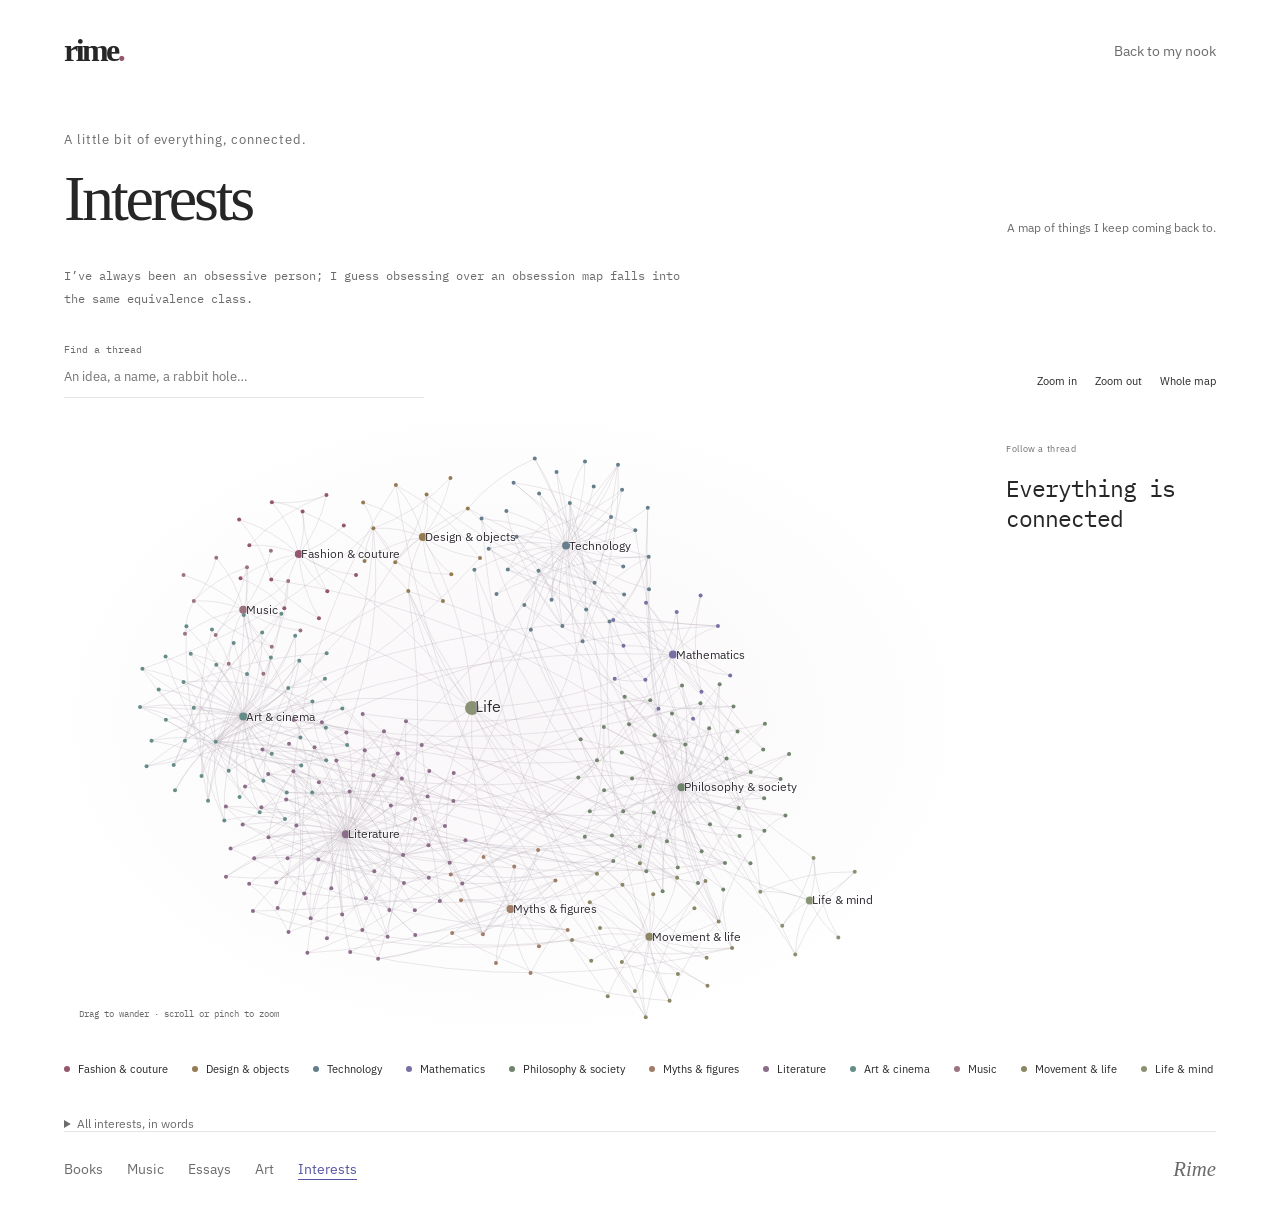
<file: interests/index.html>
<!doctype html>
<html lang="en"><head><meta charset="utf-8"><meta name="viewport" content="width=device-width, initial-scale=1"><meta name="description" content="A connected map of Rime’s interests, ideas and curiosities."><title>Interests — Rime</title><link rel="icon" type="image/svg+xml" href="data:image/svg+xml,%3Csvg xmlns='http://www.w3.org/2000/svg' viewBox='0 0 64 64'%3E%3Crect width='64' height='64' rx='18' fill='%23322348'/%3E%3Ctext x='32' y='46' text-anchor='middle' font-family='Georgia' font-size='49' fill='white'%3Er%3C/text%3E%3C/svg%3E"><link rel="preconnect" href="https://fonts.googleapis.com"><link rel="preconnect" href="https://fonts.gstatic.com" crossorigin><link href="https://fonts.googleapis.com/css2?family=IBM+Plex+Mono:wght@400;500&family=IBM+Plex+Sans:wght@400;500&display=swap" rel="stylesheet"><link rel="stylesheet" href="../styles.css?v=0cd4ec9e92dc"><link rel="stylesheet" href="../interests.css?v=ade82119ca5f"><script src="../interests.js?v=dff2ee9db7fb" defer></script></head>
<body class="interests"><a class="skip-link" href="#main">Skip to content</a><div class="shell"><header><a class="wordmark" href="../" aria-label="Rime, home">rime<span>.</span></a><a class="back" href="../">Back to my nook</a></header><main id="main"><section class="map-heading"><div><p class="eyebrow">A little bit of everything, connected.</p><h1>Interests</h1></div><p>A map of things I keep coming back to.</p></section><p class="map-personal">I’ve always been an obsessive person; I guess obsessing over an obsession map falls into the same equivalence class.</p>
<div class="map-toolbar" hidden><label for="map-search">Find a thread<input id="map-search" type="search" placeholder="An idea, a name, a rabbit hole…" autocomplete="off"></label><div class="map-actions"><button id="zoom-in" aria-label="Zoom in">Zoom in</button><button id="zoom-out" aria-label="Zoom out">Zoom out</button><button id="map-reset">Whole map</button></div></div>
<div class="map-layout" hidden><div class="map-surface"><svg id="interest-map" role="group" aria-label="Interactive interests graph. Select a topic below or search to explore." viewBox="0 0 1200 800"></svg><p class="map-hint">Drag to wander · scroll or pinch to zoom</p></div><aside class="map-detail" aria-label="Selected interest"><p class="eyebrow" id="map-category">Follow a thread</p><h2 id="map-title" aria-live="polite">Everything is connected</h2><p id="map-note"></p><a id="map-visit" hidden>Explore in my nook</a><div id="map-connections"></div></aside></div>
<div class="map-topics" hidden aria-label="Explore a topic"><button data-topic="0" style="--topic:#94566d">Fashion &amp; couture</button><button data-topic="1" style="--topic:#957b53">Design &amp; objects</button><button data-topic="2" style="--topic:#647f8b">Technology</button><button data-topic="3" style="--topic:#7770a4">Mathematics</button><button data-topic="4" style="--topic:#71846d">Philosophy &amp; society</button><button data-topic="5" style="--topic:#a17c67">Myths &amp; figures</button><button data-topic="6" style="--topic:#8b6c89">Literature</button><button data-topic="7" style="--topic:#648c88">Art &amp; cinema</button><button data-topic="8" style="--topic:#9b7480">Music</button><button data-topic="9" style="--topic:#8b8663">Movement &amp; life</button><button data-topic="10" style="--topic:#8a9274">Life &amp; mind</button></div>
<details class="interest-index" open><summary>All interests, in words</summary><div class="interest-index-grid"><section><h2>Fashion &amp; couture</h2><ul><li><button data-interest="Fashion">Fashion</button></li><li><button data-interest="Haute couture">Haute couture</button></li><li><button data-interest="Fashion weeks">Fashion weeks</button></li><li><button data-interest="Maison Margiela">Maison Margiela</button></li><li><button data-interest="Acne Studios">Acne Studios</button></li><li><button data-interest="Schiaparelli">Schiaparelli</button></li><li><button data-interest="Dior haute couture">Dior haute couture</button></li><li><button data-interest="Balenciaga">Balenciaga</button></li><li><button data-interest="Elsa Schiaparelli">Elsa Schiaparelli</button></li><li><button data-interest="John Galliano">John Galliano</button></li><li><button data-interest="Alexander McQueen">Alexander McQueen</button></li><li><button data-interest="Jonathan Anderson">Jonathan Anderson</button></li></ul></section><section><h2>Design &amp; objects</h2><ul><li><button data-interest="Design">Design</button></li><li><button data-interest="Computational design">Computational design</button></li><li><button data-interest="Graphic design">Graphic design</button></li><li><button data-interest="Objects as a concept">Objects as a concept</button></li><li><button data-interest="Human–computer interaction">Human–computer interaction</button></li><li><button data-interest="Beauty">Beauty</button></li><li><button data-interest="Creativity">Creativity</button></li><li><button data-interest="Mediums">Mediums</button></li><li><button data-interest="Flamingo Estate">Flamingo Estate</button></li><li><button data-interest="OEM">OEM</button></li><li><button data-interest="Le Labo">Le Labo</button></li><li><button data-interest="Diptyque">Diptyque</button></li></ul></section><section><h2>Technology</h2><ul><li><button data-interest="Tech">Tech</button></li><li><button data-interest="AI development">AI development</button></li><li><button data-interest="Computer science">Computer science</button></li><li><button data-interest="Theoretical CS">Theoretical CS</button></li><li><button data-interest="Software">Software</button></li><li><button data-interest="Companies">Companies</button></li><li><button data-interest="Venture capital">Venture capital</button></li><li><button data-interest="Big tech">Big tech</button></li><li><button data-interest="Pattern recognition">Pattern recognition</button></li><li><button data-interest="Wikipedia">Wikipedia</button></li><li><button data-interest="Feedback loops">Feedback loops</button></li><li><button data-interest="Hard problems">Hard problems</button></li><li><button data-interest="Deep learning">Deep learning</button></li><li><button data-interest="Perceptron">Perceptron</button></li><li><button data-interest="Von Neumann architecture">Von Neumann architecture</button></li><li><button data-interest="Finite-state machine">Finite-state machine</button></li><li><button data-interest="Turing machine">Turing machine</button></li><li><button data-interest="Exponential Time Hypothesis (ETH)">Exponential Time Hypothesis (ETH)</button></li><li><button data-interest="P vs NP">P vs NP</button></li><li><button data-interest="Gradient descent">Gradient descent</button></li><li><button data-interest="Learning">Learning</button></li><li><button data-interest="Updating priors">Updating priors</button></li><li><button data-interest="Dario Amodei">Dario Amodei</button></li><li><button data-interest="Sam Altman">Sam Altman</button></li><li><button data-interest="Patrick Collison">Patrick Collison</button></li><li><button data-interest="Avital Balwit">Avital Balwit</button></li><li><button data-interest="Peter Thiel">Peter Thiel</button></li><li><button data-interest="J. C. R. Licklider">J. C. R. Licklider</button></li><li><button data-interest="Jacob Falkovich">Jacob Falkovich</button></li><li><button data-interest="Paul Graham">Paul Graham</button></li><li><button data-interest="Speculative futures">Speculative futures</button></li><li><button data-interest="Ray Kurzweil">Ray Kurzweil</button></li></ul></section><section><h2>Mathematics</h2><ul><li><button data-interest="Pure maths">Pure maths</button></li><li><button data-interest="Category theory">Category theory</button></li><li><button data-interest="Algebraic geometry">Algebraic geometry</button></li><li><button data-interest="Linear algebra">Linear algebra</button></li><li><button data-interest="Abstraction">Abstraction</button></li><li><button data-interest="Riemann hypothesis">Riemann hypothesis</button></li><li><button data-interest="Poincaré conjecture">Poincaré conjecture</button></li><li><button data-interest="Grigori Perelman">Grigori Perelman</button></li><li><button data-interest="Russell’s paradox">Russell’s paradox</button></li><li><button data-interest="Fermat’s Last Theorem">Fermat’s Last Theorem</button></li><li><button data-interest="Ostrogradsky’s theorem">Ostrogradsky’s theorem</button></li><li><button data-interest="Measure theory">Measure theory</button></li></ul></section><section><h2>Philosophy &amp; society</h2><ul><li><button data-interest="Philosophy">Philosophy</button></li><li><button data-interest="Linguistics">Linguistics</button></li><li><button data-interest="Neurolinguistics">Neurolinguistics</button></li><li><button data-interest="Anthropology">Anthropology</button></li><li><button data-interest="Sociology">Sociology</button></li><li><button data-interest="Economics">Economics</button></li><li><button data-interest="Pierre Bourdieu">Pierre Bourdieu</button></li><li><button data-interest="Critical theory">Critical theory</button></li><li><button data-interest="Effective altruism">Effective altruism</button></li><li><button data-interest="Jean-Paul Sartre">Jean-Paul Sartre</button></li><li><button data-interest="Gilles Deleuze">Gilles Deleuze</button></li><li><button data-interest="Félix Guattari">Félix Guattari</button></li><li><button data-interest="G. W. F. Hegel">G. W. F. Hegel</button></li><li><button data-interest="History">History</button></li><li><button data-interest="Geist &amp; freedom">Geist &amp; freedom</button></li><li><button data-interest="Søren Kierkegaard">Søren Kierkegaard</button></li><li><button data-interest="Martin Heidegger">Martin Heidegger</button></li><li><button data-interest="Ted Kaczynski / Unabomber">Ted Kaczynski / Unabomber</button></li><li><button data-interest="Technocracy">Technocracy</button></li><li><button data-interest="Syntax">Syntax</button></li><li><button data-interest="Aesthetics">Aesthetics</button></li><li><button data-interest="Meaning">Meaning</button></li><li><button data-interest="Consciousness">Consciousness</button></li><li><button data-interest="Memory">Memory</button></li><li><button data-interest="Attention">Attention</button></li><li><button data-interest="Human–computer symbiosis">Human–computer symbiosis</button></li><li><button data-interest="Existentialism">Existentialism</button></li><li><button data-interest="The absurd">The absurd</button></li><li><button data-interest="Freedom">Freedom</button></li><li><button data-interest="Ethics">Ethics</button></li><li><button data-interest="Language &amp; meaning">Language &amp; meaning</button></li><li><button data-interest="Power">Power</button></li><li><button data-interest="Feminism">Feminism</button></li><li><button data-interest="Social class">Social class</button></li><li><button data-interest="Identity">Identity</button></li><li><button data-interest="Embodiment">Embodiment</button></li><li><button data-interest="Mortality">Mortality</button></li><li><button data-interest="Desire">Desire</button></li><li><button data-interest="Alienation">Alienation</button></li><li><button data-interest="Friedrich Nietzsche">Friedrich Nietzsche</button></li><li><button data-interest="Ludwig Wittgenstein">Ludwig Wittgenstein</button></li><li><button data-interest="Immanuel Kant">Immanuel Kant</button></li><li><button data-interest="Andrea Dworkin">Andrea Dworkin</button></li><li><button data-interest="Jack Halberstam">Jack Halberstam</button></li><li><button data-interest="Viktor Frankl">Viktor Frankl</button></li><li><button data-interest="Mary Beard">Mary Beard</button></li><li><button data-interest="Robert Caro">Robert Caro</button></li></ul></section><section><h2>Myths &amp; figures</h2><ul><li><button data-interest="Myths">Myths</button></li><li><button data-interest="Great narratives">Great narratives</button></li><li><button data-interest="Great figures">Great figures</button></li><li><button data-interest="Saints">Saints</button></li><li><button data-interest="Sainthood">Sainthood</button></li><li><button data-interest="Jeanne d’Arc">Jeanne d’Arc</button></li><li><button data-interest="Hypatia of Alexandria">Hypatia of Alexandria</button></li><li><button data-interest="Achilles">Achilles</button></li><li><button data-interest="Glory">Glory</button></li><li><button data-interest="Athena">Athena</button></li><li><button data-interest="Alexander the Great">Alexander the Great</button></li><li><button data-interest="Napoleon">Napoleon</button></li></ul></section><section><h2>Literature</h2><ul><li><button data-interest="Books">Books</button></li><li><button data-interest="Fyodor Dostoevsky">Fyodor Dostoevsky</button></li><li><button data-interest="Crime and Punishment">Crime and Punishment</button></li><li><button data-interest="The Brothers Karamazov">The Brothers Karamazov</button></li><li><button data-interest="Marcel Proust">Marcel Proust</button></li><li><button data-interest="Émile Zola">Émile Zola</button></li><li><button data-interest="Thérèse Raquin">Thérèse Raquin</button></li><li><button data-interest="Albert Camus">Albert Camus</button></li><li><button data-interest="Le Premier Homme">Le Premier Homme</button></li><li><button data-interest="Le Mythe de Sisyphe">Le Mythe de Sisyphe</button></li><li><button data-interest="L’Homme révolté">L’Homme révolté</button></li><li><button data-interest="Noces">Noces</button></li><li><button data-interest="L’Été">L’Été</button></li><li><button data-interest="Arthur Rimbaud">Arthur Rimbaud</button></li><li><button data-interest="Anne Carson">Anne Carson</button></li><li><button data-interest="Franz Kafka">Franz Kafka</button></li><li><button data-interest="Poetry">Poetry</button></li><li><button data-interest="Prose">Prose</button></li><li><button data-interest="Reading">Reading</button></li><li><button data-interest="Writing">Writing</button></li><li><button data-interest="Science fiction">Science fiction</button></li><li><button data-interest="Classics">Classics</button></li><li><button data-interest="Wuthering Heights">Wuthering Heights</button></li><li><button data-interest="Emily Brontë">Emily Brontë</button></li><li><button data-interest="Anna Karenina">Anna Karenina</button></li><li><button data-interest="Leo Tolstoy">Leo Tolstoy</button></li><li><button data-interest="Dune">Dune</button></li><li><button data-interest="Frank Herbert">Frank Herbert</button></li><li><button data-interest="Eros the Bittersweet">Eros the Bittersweet</button></li><li><button data-interest="The Diaries">The Diaries</button></li><li><button data-interest="Antigone">Antigone</button></li><li><button data-interest="Sophocles">Sophocles</button></li><li><button data-interest="The Odyssey">The Odyssey</button></li><li><button data-interest="Homer">Homer</button></li><li><button data-interest="Ernest Hemingway">Ernest Hemingway</button></li><li><button data-interest="Cricket Guest">Cricket Guest</button></li><li><button data-interest="Henrik Karlsson">Henrik Karlsson</button></li><li><button data-interest="Anna Borges">Anna Borges</button></li><li><button data-interest="East of Eden">East of Eden</button></li><li><button data-interest="John Steinbeck">John Steinbeck</button></li><li><button data-interest="Anaïs Nin">Anaïs Nin</button></li><li><button data-interest="Gothic literature">Gothic literature</button></li><li><button data-interest="Modernism">Modernism</button></li><li><button data-interest="Myth retellings">Myth retellings</button></li><li><button data-interest="Letters &amp; diaries">Letters &amp; diaries</button></li><li><button data-interest="Satire">Satire</button></li><li><button data-interest="Literature of attention">Literature of attention</button></li><li><button data-interest="Virginia Woolf">Virginia Woolf</button></li><li><button data-interest="Georges Perec">Georges Perec</button></li><li><button data-interest="Madeline Miller">Madeline Miller</button></li><li><button data-interest="Stephen Fry">Stephen Fry</button></li><li><button data-interest="Mikhail Bulgakov">Mikhail Bulgakov</button></li><li><button data-interest="Samuel Beckett">Samuel Beckett</button></li><li><button data-interest="Milan Kundera">Milan Kundera</button></li><li><button data-interest="Hermann Hesse">Hermann Hesse</button></li><li><button data-interest="Elena Ferrante">Elena Ferrante</button></li><li><button data-interest="Mieko Kawakami">Mieko Kawakami</button></li><li><button data-interest="Warsan Shire">Warsan Shire</button></li><li><button data-interest="Ocean Vuong">Ocean Vuong</button></li><li><button data-interest="Daphne du Maurier">Daphne du Maurier</button></li><li><button data-interest="Matthew Lewis">Matthew Lewis</button></li><li><button data-interest="Olga Ravn">Olga Ravn</button></li><li><button data-interest="Isaac Asimov">Isaac Asimov</button></li><li><button data-interest="Cixin Liu">Cixin Liu</button></li><li><button data-interest="Jacqueline Harpman">Jacqueline Harpman</button></li><li><button data-interest="Yukio Mishima">Yukio Mishima</button></li></ul></section><section><h2>Art &amp; cinema</h2><ul><li><button data-interest="Art">Art</button></li><li><button data-interest="Museums">Museums</button></li><li><button data-interest="Pierre-Auguste Renoir">Pierre-Auguste Renoir</button></li><li><button data-interest="Henri Matisse">Henri Matisse</button></li><li><button data-interest="Mark Rothko">Mark Rothko</button></li><li><button data-interest="Hilma af Klint">Hilma af Klint</button></li><li><button data-interest="Cinema">Cinema</button></li><li><button data-interest="A24">A24</button></li><li><button data-interest="Lost">Lost</button></li><li><button data-interest="The Swan, No. 1">The Swan, No. 1</button></li><li><button data-interest="Four Darks in Red">Four Darks in Red</button></li><li><button data-interest="Blue Monochrome">Blue Monochrome</button></li><li><button data-interest="Yves Klein">Yves Klein</button></li><li><button data-interest="Female Artist (Artistin)">Female Artist (Artistin)</button></li><li><button data-interest="Ernst Ludwig Kirchner">Ernst Ludwig Kirchner</button></li><li><button data-interest="Dante et Virgile">Dante et Virgile</button></li><li><button data-interest="William Bouguereau">William Bouguereau</button></li><li><button data-interest="The Cyclops">The Cyclops</button></li><li><button data-interest="Odilon Redon">Odilon Redon</button></li><li><button data-interest="The Sun">The Sun</button></li><li><button data-interest="Edvard Munch">Edvard Munch</button></li><li><button data-interest="The Monk by the Sea">The Monk by the Sea</button></li><li><button data-interest="Caspar David Friedrich">Caspar David Friedrich</button></li><li><button data-interest="Man Grieving over a Dead Deer">Man Grieving over a Dead Deer</button></li><li><button data-interest="George Minne">George Minne</button></li><li><button data-interest="Ochre and Red on Red">Ochre and Red on Red</button></li><li><button data-interest="Vir Heroicus Sublimis">Vir Heroicus Sublimis</button></li><li><button data-interest="Barnett Newman">Barnett Newman</button></li><li><button data-interest="Victoire de Samothrace">Victoire de Samothrace</button></li><li><button data-interest="What a Human Being Is">What a Human Being Is</button></li><li><button data-interest="No. 5/No. 22">No. 5/No. 22</button></li><li><button data-interest="Pietà">Pietà</button></li><li><button data-interest="Michelangelo">Michelangelo</button></li><li><button data-interest="Icarus (Icare)">Icarus (Icare)</button></li><li><button data-interest="Nike of Samothrace">Nike of Samothrace</button></li><li><button data-interest="Stańczyk">Stańczyk</button></li><li><button data-interest="Jan Matejko">Jan Matejko</button></li><li><button data-interest="The Persistence of Memory">The Persistence of Memory</button></li><li><button data-interest="Salvador Dalí">Salvador Dalí</button></li><li><button data-interest="Le fils de l’homme">Le fils de l’homme</button></li><li><button data-interest="René Magritte">René Magritte</button></li><li><button data-interest="Rothko Chapel">Rothko Chapel</button></li><li><button data-interest="Colour">Colour</button></li><li><button data-interest="The sublime">The sublime</button></li><li><button data-interest="Surrealism">Surrealism</button></li><li><button data-interest="Maira Kalman">Maira Kalman</button></li></ul></section><section><h2>Music</h2><ul><li><button data-interest="Rock">Rock</button></li><li><button data-interest="Alternative rock">Alternative rock</button></li><li><button data-interest="Indie">Indie</button></li><li><button data-interest="Indie rock">Indie rock</button></li><li><button data-interest="Soft indie">Soft indie</button></li><li><button data-interest="Lana Del Rey">Lana Del Rey</button></li><li><button data-interest="The Smiths">The Smiths</button></li><li><button data-interest="Lorde">Lorde</button></li><li><button data-interest="Tame Impala">Tame Impala</button></li><li><button data-interest="Cocteau Twins">Cocteau Twins</button></li><li><button data-interest="Blur">Blur</button></li><li><button data-interest="Techno parties">Techno parties</button></li></ul></section><section><h2>Movement &amp; life</h2><ul><li><button data-interest="Sports">Sports</button></li><li><button data-interest="Formula 1">Formula 1</button></li><li><button data-interest="Football">Football</button></li><li><button data-interest="Yoga">Yoga</button></li><li><button data-interest="Pilates">Pilates</button></li><li><button data-interest="Ballet">Ballet</button></li><li><button data-interest="Figure skating">Figure skating</button></li><li><button data-interest="Gymnastics">Gymnastics</button></li><li><button data-interest="Cats">Cats</button></li><li><button data-interest="Deer">Deer</button></li><li><button data-interest="Ambition">Ambition</button></li><li><button data-interest="Creating something big">Creating something big</button></li><li><button data-interest="Agency">Agency</button></li><li><button data-interest="Obsession">Obsession</button></li><li><button data-interest="Trying &amp; failing">Trying &amp; failing</button></li><li><button data-interest="Discussions">Discussions</button></li><li><button data-interest="Friendship">Friendship</button></li><li><button data-interest="Crochet">Crochet</button></li><li><button data-interest="Building things">Building things</button></li><li><button data-interest="Sadness">Sadness</button></li><li><button data-interest="Hope?">Hope?</button></li></ul></section><section><h2>Life &amp; mind</h2><ul><li><button data-interest="Genetics">Genetics</button></li><li><button data-interest="Metabolism">Metabolism</button></li><li><button data-interest="Metabolic pathways">Metabolic pathways</button></li><li><button data-interest="Brain function">Brain function</button></li><li><button data-interest="Neurons (biological)">Neurons (biological)</button></li><li><button data-interest="Neurons (artificial)">Neurons (artificial)</button></li></ul></section></div></details>
<script id="interests-data" type="application/json">{"groups":[{"label":"Fashion & couture","color":"#94566d"},{"label":"Design & objects","color":"#957b53"},{"label":"Technology","color":"#647f8b"},{"label":"Mathematics","color":"#7770a4"},{"label":"Philosophy & society","color":"#71846d"},{"label":"Myths & figures","color":"#a17c67"},{"label":"Literature","color":"#8b6c89"},{"label":"Art & cinema","color":"#648c88"},{"label":"Music","color":"#9b7480"},{"label":"Movement & life","color":"#8b8663"},{"label":"Life & mind","color":"#8a9274"}],"nodes":[{"id":"Fashion & couture","label":"Fashion & couture","group":0,"hub":true},{"id":"Fashion","label":"Fashion","group":0},{"id":"Haute couture","label":"Haute couture","group":0},{"id":"Fashion weeks","label":"Fashion weeks","group":0},{"id":"Maison Margiela","label":"Maison Margiela","group":0},{"id":"Acne Studios","label":"Acne Studios","group":0},{"id":"Schiaparelli","label":"Schiaparelli","group":0},{"id":"Dior haute couture","label":"Dior haute couture","group":0},{"id":"Balenciaga","label":"Balenciaga","group":0},{"id":"Elsa Schiaparelli","label":"Elsa Schiaparelli","group":0},{"id":"John Galliano","label":"John Galliano","group":0},{"id":"Alexander McQueen","label":"Alexander McQueen","group":0},{"id":"Jonathan Anderson","label":"Jonathan Anderson","group":0},{"id":"Design & objects","label":"Design & objects","group":1,"hub":true},{"id":"Design","label":"Design","group":1},{"id":"Computational design","label":"Computational design","group":1},{"id":"Graphic design","label":"Graphic design","group":1},{"id":"Objects as a concept","label":"Objects as a concept","group":1},{"id":"Human–computer interaction","label":"Human–computer interaction","group":1},{"id":"Beauty","label":"Beauty","group":1},{"id":"Creativity","label":"Creativity","group":1},{"id":"Mediums","label":"Mediums","group":1},{"id":"Flamingo Estate","label":"Flamingo Estate","group":1},{"id":"OEM","label":"OEM","group":1},{"id":"Le Labo","label":"Le Labo","group":1},{"id":"Diptyque","label":"Diptyque","group":1},{"id":"Technology","label":"Technology","group":2,"hub":true},{"id":"Tech","label":"Tech","group":2},{"id":"AI development","label":"AI development","group":2},{"id":"Computer science","label":"Computer science","group":2},{"id":"Theoretical CS","label":"Theoretical CS","group":2},{"id":"Software","label":"Software","group":2},{"id":"Companies","label":"Companies","group":2},{"id":"Venture capital","label":"Venture capital","group":2},{"id":"Big tech","label":"Big tech","group":2},{"id":"Pattern recognition","label":"Pattern recognition","group":2},{"id":"Wikipedia","label":"Wikipedia","group":2},{"id":"Mathematics","label":"Mathematics","group":3,"hub":true},{"id":"Pure maths","label":"Pure maths","group":3},{"id":"Category theory","label":"Category theory","group":3},{"id":"Algebraic geometry","label":"Algebraic geometry","group":3},{"id":"Linear algebra","label":"Linear algebra","group":3},{"id":"Abstraction","label":"Abstraction","group":3},{"id":"Riemann hypothesis","label":"Riemann hypothesis","group":3},{"id":"Poincaré conjecture","label":"Poincaré conjecture","group":3},{"id":"Grigori Perelman","label":"Grigori Perelman","group":3},{"id":"Philosophy & society","label":"Philosophy & society","group":4,"hub":true},{"id":"Philosophy","label":"Philosophy","group":4},{"id":"Linguistics","label":"Linguistics","group":4},{"id":"Neurolinguistics","label":"Neurolinguistics","group":4},{"id":"Anthropology","label":"Anthropology","group":4},{"id":"Sociology","label":"Sociology","group":4},{"id":"Economics","label":"Economics","group":4},{"id":"Pierre Bourdieu","label":"Pierre Bourdieu","group":4,"readingSource":{"shelf":"to-read","books":[{"title":"Distinction","url":"https://www.goodreads.com/book/show/80336.Distinction"}]},"note":"On my want-to-read shelf: Distinction."},{"id":"Critical theory","label":"Critical theory","group":4},{"id":"Effective altruism","label":"Effective altruism","group":4},{"id":"Jean-Paul Sartre","label":"Jean-Paul Sartre","group":4,"readingSource":{"shelf":"to-read","books":[{"title":"Being and Nothingness","url":"https://www.goodreads.com/book/show/10033.Being_and_Nothingness"},{"title":"Nausea","url":"https://www.goodreads.com/book/show/298275.Nausea"}]},"note":"On my want-to-read shelf: Being and Nothingness; Nausea."},{"id":"Gilles Deleuze","label":"Gilles Deleuze","group":4},{"id":"Félix Guattari","label":"Félix Guattari","group":4},{"id":"G. W. F. Hegel","label":"G. W. F. Hegel","group":4,"readingSource":{"shelf":"to-read","books":[{"title":"Phenomenology of Spirit","url":"https://www.goodreads.com/book/show/9454.Phenomenology_of_Spirit"}]},"note":"On my want-to-read shelf: Phenomenology of Spirit."},{"id":"History","label":"History","group":4},{"id":"Geist & freedom","label":"Geist & freedom","group":4,"note":"History as the rational, progressive unfolding of Geist, realizing self-consciousness and freedom — the Hegelian idea I keep returning to."},{"id":"Søren Kierkegaard","label":"Søren Kierkegaard","group":4},{"id":"Martin Heidegger","label":"Martin Heidegger","group":4,"note":"An interest in his philosophy, not his Nazi politics."},{"id":"Ted Kaczynski / Unabomber","label":"Ted Kaczynski / Unabomber","group":4,"note":"Technology, industrial society and its critics."},{"id":"Myths & figures","label":"Myths & figures","group":5,"hub":true},{"id":"Myths","label":"Myths","group":5},{"id":"Great narratives","label":"Great narratives","group":5},{"id":"Great figures","label":"Great figures","group":5,"note":"“Great” in the sense of figures who loom large in stories and history; gender-neutral."},{"id":"Saints","label":"Saints","group":5},{"id":"Sainthood","label":"Sainthood","group":5},{"id":"Jeanne d’Arc","label":"Jeanne d’Arc","group":5},{"id":"Hypatia of Alexandria","label":"Hypatia of Alexandria","group":5},{"id":"Achilles","label":"Achilles","group":5,"note":"Achilles and glory. Glory to Achilles."},{"id":"Glory","label":"Glory","group":5},{"id":"Athena","label":"Athena","group":5,"note":"Glory to Athena."},{"id":"Alexander the Great","label":"Alexander the Great","group":5},{"id":"Napoleon","label":"Napoleon","group":5},{"id":"Literature","label":"Literature","group":6,"hub":true},{"id":"Books","label":"Books","group":6,"url":"../books/"},{"id":"Fyodor Dostoevsky","label":"Fyodor Dostoevsky","group":6},{"id":"Crime and Punishment","label":"Crime and Punishment","group":6},{"id":"The Brothers Karamazov","label":"The Brothers Karamazov","group":6},{"id":"Marcel Proust","label":"Marcel Proust","group":6},{"id":"Émile Zola","label":"Émile Zola","group":6},{"id":"Thérèse Raquin","label":"Thérèse Raquin","group":6},{"id":"Albert Camus","label":"Albert Camus","group":6},{"id":"Le Premier Homme","label":"Le Premier Homme","group":6},{"id":"Le Mythe de Sisyphe","label":"Le Mythe de Sisyphe","group":6},{"id":"L’Homme révolté","label":"L’Homme révolté","group":6},{"id":"Noces","label":"Noces","group":6},{"id":"L’Été","label":"L’Été","group":6},{"id":"Arthur Rimbaud","label":"Arthur Rimbaud","group":6},{"id":"Anne Carson","label":"Anne Carson","group":6,"readingSource":{"shelf":"to-read","books":[{"title":"Antigonick","url":"https://www.goodreads.com/book/show/13305951-antigonick"}]},"note":"On my want-to-read shelf: Antigonick."},{"id":"Franz Kafka","label":"Franz Kafka","group":6,"readingSource":{"shelf":"to-read","books":[{"title":"Lettres à Milena","url":"https://www.goodreads.com/book/show/15982153-lettres-milena"}]},"note":"On my want-to-read shelf: Lettres à Milena."},{"id":"Poetry","label":"Poetry","group":6},{"id":"Prose","label":"Prose","group":6},{"id":"Reading","label":"Reading","group":6,"url":"../books/"},{"id":"Writing","label":"Writing","group":6},{"id":"Art & cinema","label":"Art & cinema","group":7,"hub":true},{"id":"Art","label":"Art","group":7,"url":"../art/"},{"id":"Museums","label":"Museums","group":7},{"id":"Pierre-Auguste Renoir","label":"Pierre-Auguste Renoir","group":7},{"id":"Henri Matisse","label":"Henri Matisse","group":7},{"id":"Mark Rothko","label":"Mark Rothko","group":7},{"id":"Hilma af Klint","label":"Hilma af Klint","group":7},{"id":"Cinema","label":"Cinema","group":7,"url":"https://boxd.it/mvFYH"},{"id":"A24","label":"A24","group":7},{"id":"Lost","label":"Lost","group":7},{"id":"Music","label":"Music","group":8,"hub":true,"url":"../music/"},{"id":"Rock","label":"Rock","group":8},{"id":"Alternative rock","label":"Alternative rock","group":8},{"id":"Indie","label":"Indie","group":8},{"id":"Indie rock","label":"Indie rock","group":8},{"id":"Soft indie","label":"Soft indie","group":8},{"id":"Lana Del Rey","label":"Lana Del Rey","group":8},{"id":"The Smiths","label":"The Smiths","group":8},{"id":"Lorde","label":"Lorde","group":8},{"id":"Tame Impala","label":"Tame Impala","group":8},{"id":"Cocteau Twins","label":"Cocteau Twins","group":8},{"id":"Blur","label":"Blur","group":8},{"id":"Movement & life","label":"Movement & life","group":9,"hub":true},{"id":"Sports","label":"Sports","group":9},{"id":"Formula 1","label":"Formula 1","group":9},{"id":"Football","label":"Football","group":9},{"id":"Yoga","label":"Yoga","group":9},{"id":"Pilates","label":"Pilates","group":9},{"id":"Ballet","label":"Ballet","group":9},{"id":"Figure skating","label":"Figure skating","group":9},{"id":"Gymnastics","label":"Gymnastics","group":9},{"id":"Cats","label":"Cats","group":9},{"id":"Deer","label":"Deer","group":9},{"id":"Ambition","label":"Ambition","group":9},{"id":"Creating something big","label":"Creating something big","group":9,"note":"Ambition, agency, making things, trying and failing."},{"id":"Agency","label":"Agency","group":9},{"id":"Obsession","label":"Obsession","group":9},{"id":"Trying & failing","label":"Trying & failing","group":9},{"id":"Feedback loops","label":"Feedback loops","group":2},{"id":"Hard problems","label":"Hard problems","group":2},{"id":"Deep learning","label":"Deep learning","group":2},{"id":"Perceptron","label":"Perceptron","group":2},{"id":"Von Neumann architecture","label":"Von Neumann architecture","group":2},{"id":"Finite-state machine","label":"Finite-state machine","group":2},{"id":"Turing machine","label":"Turing machine","group":2},{"id":"Exponential Time Hypothesis (ETH)","label":"Exponential Time Hypothesis (ETH)","group":2},{"id":"P vs NP","label":"P vs NP","group":2},{"id":"Gradient descent","label":"Gradient descent","group":2},{"id":"Learning","label":"Learning","group":2},{"id":"Updating priors","label":"Updating priors","group":2},{"id":"Russell’s paradox","label":"Russell’s paradox","group":3},{"id":"Fermat’s Last Theorem","label":"Fermat’s Last Theorem","group":3},{"id":"Ostrogradsky’s theorem","label":"Ostrogradsky’s theorem","group":3},{"id":"Measure theory","label":"Measure theory","group":3},{"id":"Technocracy","label":"Technocracy","group":4},{"id":"Syntax","label":"Syntax","group":4},{"id":"Aesthetics","label":"Aesthetics","group":4},{"id":"Meaning","label":"Meaning","group":4},{"id":"Consciousness","label":"Consciousness","group":4},{"id":"Science fiction","label":"Science fiction","group":6},{"id":"Classics","label":"Classics","group":6},{"id":"Techno parties","label":"Techno parties","group":8},{"id":"Discussions","label":"Discussions","group":9},{"id":"Friendship","label":"Friendship","group":9},{"id":"Crochet","label":"Crochet","group":9},{"id":"Building things","label":"Building things","group":9},{"id":"Sadness","label":"Sadness","group":9},{"id":"Hope?","label":"Hope?","group":9},{"id":"Life & mind","label":"Life & mind","group":10,"hub":true},{"id":"Genetics","label":"Genetics","group":10},{"id":"Metabolism","label":"Metabolism","group":10},{"id":"Metabolic pathways","label":"Metabolic pathways","group":10},{"id":"Brain function","label":"Brain function","group":10},{"id":"Neurons (biological)","label":"Neurons (biological)","group":10},{"id":"Neurons (artificial)","label":"Neurons (artificial)","group":10},{"id":"The Swan, No. 1","label":"The Swan, No. 1","group":7,"url":"../art/"},{"id":"Four Darks in Red","label":"Four Darks in Red","group":7,"url":"../art/"},{"id":"Blue Monochrome","label":"Blue Monochrome","group":7,"url":"../art/"},{"id":"Yves Klein","label":"Yves Klein","group":7},{"id":"Female Artist (Artistin)","label":"Female Artist (Artistin)","group":7,"url":"../art/"},{"id":"Ernst Ludwig Kirchner","label":"Ernst Ludwig Kirchner","group":7},{"id":"Dante et Virgile","label":"Dante et Virgile","group":7,"url":"../art/"},{"id":"William Bouguereau","label":"William Bouguereau","group":7},{"id":"The Cyclops","label":"The Cyclops","group":7,"url":"../art/"},{"id":"Odilon Redon","label":"Odilon Redon","group":7},{"id":"The Sun","label":"The Sun","group":7,"url":"../art/"},{"id":"Edvard Munch","label":"Edvard Munch","group":7},{"id":"The Monk by the Sea","label":"The Monk by the Sea","group":7,"url":"../art/"},{"id":"Caspar David Friedrich","label":"Caspar David Friedrich","group":7},{"id":"Man Grieving over a Dead Deer","label":"Man Grieving over a Dead Deer","group":7,"url":"../art/"},{"id":"George Minne","label":"George Minne","group":7},{"id":"Ochre and Red on Red","label":"Ochre and Red on Red","group":7,"url":"../art/"},{"id":"Vir Heroicus Sublimis","label":"Vir Heroicus Sublimis","group":7,"url":"../art/"},{"id":"Barnett Newman","label":"Barnett Newman","group":7},{"id":"Victoire de Samothrace","label":"Victoire de Samothrace","group":7,"url":"../art/"},{"id":"What a Human Being Is","label":"What a Human Being Is","group":7,"url":"../art/"},{"id":"No. 5/No. 22","label":"No. 5/No. 22","group":7,"url":"../art/"},{"id":"Pietà","label":"Pietà","group":7,"url":"../art/"},{"id":"Michelangelo","label":"Michelangelo","group":7},{"id":"Icarus (Icare)","label":"Icarus (Icare)","group":7,"url":"../art/"},{"id":"Nike of Samothrace","label":"Nike of Samothrace","group":7,"url":"../art/"},{"id":"Stańczyk","label":"Stańczyk","group":7,"url":"../art/"},{"id":"Jan Matejko","label":"Jan Matejko","group":7},{"id":"The Persistence of Memory","label":"The Persistence of Memory","group":7,"url":"../art/"},{"id":"Salvador Dalí","label":"Salvador Dalí","group":7},{"id":"Le fils de l’homme","label":"Le fils de l’homme","group":7,"url":"../art/"},{"id":"René Magritte","label":"René Magritte","group":7},{"id":"Rothko Chapel","label":"Rothko Chapel","group":7,"url":"../art/"},{"id":"Colour","label":"Colour","group":7},{"id":"The sublime","label":"The sublime","group":7},{"id":"Surrealism","label":"Surrealism","group":7},{"id":"Memory","label":"Memory","group":4},{"id":"Attention","label":"Attention","group":4},{"id":"Human–computer symbiosis","label":"Human–computer symbiosis","group":4},{"id":"Wuthering Heights","label":"Wuthering Heights","group":6,"url":"../books/"},{"id":"Emily Brontë","label":"Emily Brontë","group":6},{"id":"Anna Karenina","label":"Anna Karenina","group":6,"url":"../books/"},{"id":"Leo Tolstoy","label":"Leo Tolstoy","group":6},{"id":"Dune","label":"Dune","group":6,"url":"../books/"},{"id":"Frank Herbert","label":"Frank Herbert","group":6},{"id":"Eros the Bittersweet","label":"Eros the Bittersweet","group":6,"url":"../books/"},{"id":"The Diaries","label":"The Diaries","group":6,"url":"../books/"},{"id":"Antigone","label":"Antigone","group":6,"url":"../books/"},{"id":"Sophocles","label":"Sophocles","group":6},{"id":"The Odyssey","label":"The Odyssey","group":6,"url":"../books/"},{"id":"Homer","label":"Homer","group":6},{"id":"Dario Amodei","label":"Dario Amodei","group":2,"url":"../essays/"},{"id":"Sam Altman","label":"Sam Altman","group":2,"url":"../essays/"},{"id":"Patrick Collison","label":"Patrick Collison","group":2,"url":"../essays/"},{"id":"Ernest Hemingway","label":"Ernest Hemingway","group":6,"url":"../essays/"},{"id":"Avital Balwit","label":"Avital Balwit","group":2,"url":"../essays/"},{"id":"Peter Thiel","label":"Peter Thiel","group":2,"url":"../essays/"},{"id":"Cricket Guest","label":"Cricket Guest","group":6,"url":"../essays/"},{"id":"Henrik Karlsson","label":"Henrik Karlsson","group":6,"url":"../essays/"},{"id":"J. C. R. Licklider","label":"J. C. R. Licklider","group":2,"url":"../essays/"},{"id":"Anna Borges","label":"Anna Borges","group":6,"url":"../essays/"},{"id":"Jacob Falkovich","label":"Jacob Falkovich","group":2,"url":"../essays/"},{"id":"Paul Graham","label":"Paul Graham","group":2,"url":"../essays/"},{"id":"East of Eden","label":"East of Eden","group":6,"url":"https://www.goodreads.com/user/show/145207462-rime","note":"From my Goodreads reading shelf."},{"id":"John Steinbeck","label":"John Steinbeck","group":6},{"id":"Anaïs Nin","label":"Anaïs Nin","group":6,"note":"From the quotes on my Goodreads profile."},{"id":"Life","label":"Life","group":10,"hub":true,"root":true},{"id":"Existentialism","label":"Existentialism","group":4},{"id":"The absurd","label":"The absurd","group":4},{"id":"Freedom","label":"Freedom","group":4},{"id":"Ethics","label":"Ethics","group":4},{"id":"Language & meaning","label":"Language & meaning","group":4},{"id":"Power","label":"Power","group":4},{"id":"Feminism","label":"Feminism","group":4},{"id":"Social class","label":"Social class","group":4},{"id":"Identity","label":"Identity","group":4},{"id":"Embodiment","label":"Embodiment","group":4},{"id":"Mortality","label":"Mortality","group":4},{"id":"Desire","label":"Desire","group":4},{"id":"Alienation","label":"Alienation","group":4},{"id":"Gothic literature","label":"Gothic literature","group":6},{"id":"Modernism","label":"Modernism","group":6},{"id":"Myth retellings","label":"Myth retellings","group":6},{"id":"Letters & diaries","label":"Letters & diaries","group":6},{"id":"Satire","label":"Satire","group":6},{"id":"Literature of attention","label":"Literature of attention","group":6},{"id":"Speculative futures","label":"Speculative futures","group":2},{"id":"Friedrich Nietzsche","label":"Friedrich Nietzsche","group":4,"note":"On my want-to-read shelf: Beyond Good and Evil.","url":"https://www.goodreads.com/book/show/12321.Beyond_Good_and_Evil","readingSource":{"shelf":"to-read","books":[{"title":"Beyond Good and Evil","url":"https://www.goodreads.com/book/show/12321.Beyond_Good_and_Evil"}]}},{"id":"Ludwig Wittgenstein","label":"Ludwig Wittgenstein","group":4,"note":"On my want-to-read shelf: Philosophical Investigations; Tractatus Logico-Philosophicus.","url":"https://www.goodreads.com/book/show/12073.Philosophical_Investigations","readingSource":{"shelf":"to-read","books":[{"title":"Philosophical Investigations","url":"https://www.goodreads.com/book/show/12073.Philosophical_Investigations"},{"title":"Tractatus Logico-Philosophicus","url":"https://www.goodreads.com/book/show/12075.Tractatus_Logico_Philosophicus"}]}},{"id":"Immanuel Kant","label":"Immanuel Kant","group":4,"note":"On my want-to-read shelf: Critique of Practical Reason.","url":"https://www.goodreads.com/book/show/154072.Critique_of_Practical_Reason","readingSource":{"shelf":"to-read","books":[{"title":"Critique of Practical Reason","url":"https://www.goodreads.com/book/show/154072.Critique_of_Practical_Reason"}]}},{"id":"Virginia Woolf","label":"Virginia Woolf","group":6,"note":"On my want-to-read shelf: On Being Ill.","url":"https://www.goodreads.com/book/show/18850.On_Being_Ill","readingSource":{"shelf":"to-read","books":[{"title":"On Being Ill","url":"https://www.goodreads.com/book/show/18850.On_Being_Ill"}]}},{"id":"Andrea Dworkin","label":"Andrea Dworkin","group":4,"note":"On my want-to-read shelf: Intercourse; Pornography: Men Possessing Women.","url":"https://www.goodreads.com/book/show/163265.Intercourse","readingSource":{"shelf":"to-read","books":[{"title":"Intercourse","url":"https://www.goodreads.com/book/show/163265.Intercourse"},{"title":"Pornography: Men Possessing Women","url":"https://www.goodreads.com/book/show/163256.Pornography"}]}},{"id":"Jack Halberstam","label":"Jack Halberstam","group":4,"note":"On my want-to-read shelf: The Queer Art of Failure.","url":"https://www.goodreads.com/book/show/11161565-the-queer-art-of-failure","readingSource":{"shelf":"to-read","books":[{"title":"The Queer Art of Failure","url":"https://www.goodreads.com/book/show/11161565-the-queer-art-of-failure"}]}},{"id":"Viktor Frankl","label":"Viktor Frankl","group":4,"note":"On my want-to-read shelf: Man's Search for Meaning.","url":"https://www.goodreads.com/book/show/4069.Man_s_Search_for_Meaning","readingSource":{"shelf":"to-read","books":[{"title":"Man's Search for Meaning","url":"https://www.goodreads.com/book/show/4069.Man_s_Search_for_Meaning"}]}},{"id":"Mary Beard","label":"Mary Beard","group":4,"note":"On my want-to-read shelf: SPQR: A History of Ancient Rome.","url":"https://www.goodreads.com/book/show/28789711-spqr","readingSource":{"shelf":"to-read","books":[{"title":"SPQR: A History of Ancient Rome","url":"https://www.goodreads.com/book/show/28789711-spqr"}]}},{"id":"Robert Caro","label":"Robert Caro","group":4,"note":"On my want-to-read shelf: The Power Broker: Robert Moses and the Fall of New York.","url":"https://www.goodreads.com/book/show/1111.The_Power_Broker","readingSource":{"shelf":"to-read","books":[{"title":"The Power Broker: Robert Moses and the Fall of New York","url":"https://www.goodreads.com/book/show/1111.The_Power_Broker"}]}},{"id":"Georges Perec","label":"Georges Perec","group":6,"note":"On my want-to-read shelf: An Attempt at Exhausting a Place in Paris.","url":"https://www.goodreads.com/book/show/7902560-an-attempt-at-exhausting-a-place-in-paris","readingSource":{"shelf":"to-read","books":[{"title":"An Attempt at Exhausting a Place in Paris","url":"https://www.goodreads.com/book/show/7902560-an-attempt-at-exhausting-a-place-in-paris"}]}},{"id":"Maira Kalman","label":"Maira Kalman","group":7,"note":"On my want-to-read shelf: Women Holding Things: A Moving Art Book About Exploring the Profound in Everyday Life.","url":"https://www.goodreads.com/book/show/60194116-women-holding-things","readingSource":{"shelf":"to-read","books":[{"title":"Women Holding Things: A Moving Art Book About Exploring the Profound in Everyday Life","url":"https://www.goodreads.com/book/show/60194116-women-holding-things"}]}},{"id":"Madeline Miller","label":"Madeline Miller","group":6,"note":"On my want-to-read shelf: Circe.","url":"https://www.goodreads.com/book/show/35959740-circe","readingSource":{"shelf":"to-read","books":[{"title":"Circe","url":"https://www.goodreads.com/book/show/35959740-circe"}]}},{"id":"Stephen Fry","label":"Stephen Fry","group":6,"note":"On my want-to-read shelf: Troy.","url":"https://www.goodreads.com/book/show/53443339-troy","readingSource":{"shelf":"to-read","books":[{"title":"Troy","url":"https://www.goodreads.com/book/show/53443339-troy"}]}},{"id":"Mikhail Bulgakov","label":"Mikhail Bulgakov","group":6,"note":"On my want-to-read shelf: The Master and Margarita.","url":"https://www.goodreads.com/book/show/117833.The_Master_and_Margarita","readingSource":{"shelf":"to-read","books":[{"title":"The Master and Margarita","url":"https://www.goodreads.com/book/show/117833.The_Master_and_Margarita"}]}},{"id":"Samuel Beckett","label":"Samuel Beckett","group":6,"note":"On my want-to-read shelf: Waiting for Godot.","url":"https://www.goodreads.com/book/show/17716.Waiting_for_Godot","readingSource":{"shelf":"to-read","books":[{"title":"Waiting for Godot","url":"https://www.goodreads.com/book/show/17716.Waiting_for_Godot"}]}},{"id":"Milan Kundera","label":"Milan Kundera","group":6,"note":"On my want-to-read shelf: The Unbearable Lightness of Being.","url":"https://www.goodreads.com/book/show/9717.The_Unbearable_Lightness_of_Being","readingSource":{"shelf":"to-read","books":[{"title":"The Unbearable Lightness of Being","url":"https://www.goodreads.com/book/show/9717.The_Unbearable_Lightness_of_Being"}]}},{"id":"Hermann Hesse","label":"Hermann Hesse","group":6,"note":"On my want-to-read shelf: Demian: Die Geschichte von Emil Sinclairs Jugend.","url":"https://www.goodreads.com/book/show/24861.Demian","readingSource":{"shelf":"to-read","books":[{"title":"Demian: Die Geschichte von Emil Sinclairs Jugend","url":"https://www.goodreads.com/book/show/24861.Demian"}]}},{"id":"Elena Ferrante","label":"Elena Ferrante","group":6,"note":"On my want-to-read shelf: L'Amie prodigieuse.","url":"https://www.goodreads.com/book/show/28366993-l-amie-prodigieuse","readingSource":{"shelf":"to-read","books":[{"title":"L'Amie prodigieuse","url":"https://www.goodreads.com/book/show/28366993-l-amie-prodigieuse"}]}},{"id":"Mieko Kawakami","label":"Mieko Kawakami","group":6,"note":"On my want-to-read shelf: All the Lovers in the Night; Breasts and Eggs.","url":"https://www.goodreads.com/book/show/59336625-all-the-lovers-in-the-night","readingSource":{"shelf":"to-read","books":[{"title":"All the Lovers in the Night","url":"https://www.goodreads.com/book/show/59336625-all-the-lovers-in-the-night"},{"title":"Breasts and Eggs","url":"https://www.goodreads.com/book/show/50736031-breasts-and-eggs"}]}},{"id":"Warsan Shire","label":"Warsan Shire","group":6,"note":"On my want-to-read shelf: Teaching My Mother How to Give Birth.","url":"https://www.goodreads.com/book/show/13376363-teaching-my-mother-how-to-give-birth","readingSource":{"shelf":"to-read","books":[{"title":"Teaching My Mother How to Give Birth","url":"https://www.goodreads.com/book/show/13376363-teaching-my-mother-how-to-give-birth"}]}},{"id":"Ocean Vuong","label":"Ocean Vuong","group":6,"note":"On my want-to-read shelf: On Earth We're Briefly Gorgeous.","url":"https://www.goodreads.com/book/show/41880609-on-earth-we-re-briefly-gorgeous","readingSource":{"shelf":"to-read","books":[{"title":"On Earth We're Briefly Gorgeous","url":"https://www.goodreads.com/book/show/41880609-on-earth-we-re-briefly-gorgeous"}]}},{"id":"Daphne du Maurier","label":"Daphne du Maurier","group":6,"note":"On my want-to-read shelf: Rebecca; Rebecca.","url":"https://www.goodreads.com/book/show/17899948-rebecca","readingSource":{"shelf":"to-read","books":[{"title":"Rebecca","url":"https://www.goodreads.com/book/show/17899948-rebecca"},{"title":"Rebecca","url":"https://www.goodreads.com/book/show/636993.Rebecca"}]}},{"id":"Matthew Lewis","label":"Matthew Lewis","group":6,"note":"On my want-to-read shelf: The Monk.","url":"https://www.goodreads.com/book/show/93157.The_Monk","readingSource":{"shelf":"to-read","books":[{"title":"The Monk","url":"https://www.goodreads.com/book/show/93157.The_Monk"}]}},{"id":"Olga Ravn","label":"Olga Ravn","group":6,"note":"On my want-to-read shelf: The Employees.","url":"https://www.goodreads.com/book/show/53780642-the-employees","readingSource":{"shelf":"to-read","books":[{"title":"The Employees","url":"https://www.goodreads.com/book/show/53780642-the-employees"}]}},{"id":"Isaac Asimov","label":"Isaac Asimov","group":6,"note":"On my want-to-read shelf: Foundation.","url":"https://www.goodreads.com/book/show/29579.Foundation","readingSource":{"shelf":"to-read","books":[{"title":"Foundation","url":"https://www.goodreads.com/book/show/29579.Foundation"}]}},{"id":"Cixin Liu","label":"Cixin Liu","group":6,"note":"On my want-to-read shelf: The Three-Body Problem.","url":"https://www.goodreads.com/book/show/20518872-the-three-body-problem","readingSource":{"shelf":"to-read","books":[{"title":"The Three-Body Problem","url":"https://www.goodreads.com/book/show/20518872-the-three-body-problem"}]}},{"id":"Ray Kurzweil","label":"Ray Kurzweil","group":2,"note":"On my want-to-read shelf: The Singularity is Near: When Humans Transcend Biology.","url":"https://www.goodreads.com/book/show/83518.The_Singularity_is_Near","readingSource":{"shelf":"to-read","books":[{"title":"The Singularity is Near: When Humans Transcend Biology","url":"https://www.goodreads.com/book/show/83518.The_Singularity_is_Near"}]}},{"id":"Jacqueline Harpman","label":"Jacqueline Harpman","group":6,"note":"On my want-to-read shelf: I Who Have Never Known Men.","url":"https://www.goodreads.com/book/show/11996.I_Who_Have_Never_Known_Men","readingSource":{"shelf":"to-read","books":[{"title":"I Who Have Never Known Men","url":"https://www.goodreads.com/book/show/11996.I_Who_Have_Never_Known_Men"}]}},{"id":"Yukio Mishima","label":"Yukio Mishima","group":6,"note":"Recently read: The Sailor Who Fell from Grace with the Sea. Want to read: Confessions of a Mask.","url":"https://www.goodreads.com/book/show/62794.Confessions_of_a_Mask","readingSource":{"shelf":"to-read","books":[{"title":"Confessions of a Mask","url":"https://www.goodreads.com/book/show/62794.Confessions_of_a_Mask"}]}}],"edges":[["Fashion & couture","Fashion","part of this corner"],["Fashion & couture","Haute couture","part of this corner"],["Fashion & couture","Fashion weeks","part of this corner"],["Fashion & couture","Maison Margiela","part of this corner"],["Fashion & couture","Acne Studios","part of this corner"],["Fashion & couture","Schiaparelli","part of this corner"],["Fashion & couture","Dior haute couture","part of this corner"],["Fashion & couture","Balenciaga","part of this corner"],["Fashion & couture","Elsa Schiaparelli","part of this corner"],["Fashion & couture","John Galliano","part of this corner"],["Fashion & couture","Alexander McQueen","part of this corner"],["Fashion & couture","Jonathan Anderson","part of this corner"],["Design & objects","Design","part of this corner"],["Design & objects","Computational design","part of this corner"],["Design & objects","Graphic design","part of this corner"],["Design & objects","Objects as a concept","part of this corner"],["Design & objects","Human–computer interaction","part of this corner"],["Design & objects","Beauty","part of this corner"],["Design & objects","Creativity","part of this corner"],["Design & objects","Mediums","part of this corner"],["Design & objects","Flamingo Estate","part of this corner"],["Design & objects","OEM","part of this corner"],["Design & objects","Le Labo","part of this corner"],["Design & objects","Diptyque","part of this corner"],["Technology","Tech","part of this corner"],["Technology","AI development","part of this corner"],["Technology","Computer science","part of this corner"],["Technology","Theoretical CS","part of this corner"],["Technology","Software","part of this corner"],["Technology","Companies","part of this corner"],["Technology","Venture capital","part of this corner"],["Technology","Big tech","part of this corner"],["Technology","Pattern recognition","part of this corner"],["Technology","Wikipedia","part of this corner"],["Mathematics","Pure maths","part of this corner"],["Mathematics","Category theory","part of this corner"],["Mathematics","Algebraic geometry","part of this corner"],["Mathematics","Linear algebra","part of this corner"],["Abstraction","Mathematics","an association"],["Mathematics","Riemann hypothesis","part of this corner"],["Mathematics","Poincaré conjecture","part of this corner"],["Mathematics","Grigori Perelman","part of this corner"],["Philosophy & society","Philosophy","part of this corner"],["Philosophy & society","Linguistics","part of this corner"],["Philosophy & society","Neurolinguistics","part of this corner"],["Philosophy & society","Anthropology","part of this corner"],["Philosophy & society","Sociology","part of this corner"],["Philosophy & society","Economics","part of this corner"],["Philosophy & society","Pierre Bourdieu","part of this corner"],["Philosophy & society","Critical theory","part of this corner"],["Philosophy & society","Effective altruism","part of this corner"],["Philosophy & society","Jean-Paul Sartre","part of this corner"],["Philosophy & society","Gilles Deleuze","part of this corner"],["Philosophy & society","Félix Guattari","part of this corner"],["Philosophy & society","G. W. F. Hegel","part of this corner"],["Philosophy & society","History","part of this corner"],["Philosophy & society","Geist & freedom","part of this corner"],["Philosophy & society","Søren Kierkegaard","part of this corner"],["Philosophy & society","Martin Heidegger","part of this corner"],["Philosophy & society","Ted Kaczynski / Unabomber","part of this corner"],["Myths & figures","Myths","part of this corner"],["Myths & figures","Great narratives","part of this corner"],["Myths & figures","Great figures","part of this corner"],["Myths & figures","Saints","part of this corner"],["Myths & figures","Sainthood","part of this corner"],["Myths & figures","Jeanne d’Arc","part of this corner"],["Myths & figures","Hypatia of Alexandria","part of this corner"],["Myths & figures","Achilles","part of this corner"],["Myths & figures","Glory","part of this corner"],["Myths & figures","Athena","part of this corner"],["Myths & figures","Alexander the Great","part of this corner"],["Myths & figures","Napoleon","part of this corner"],["Books","Literature","an association"],["Literature","Fyodor Dostoevsky","an association"],["Literature","Crime and Punishment","part of this corner"],["Literature","The Brothers Karamazov","part of this corner"],["Literature","Marcel Proust","part of this corner"],["Literature","Émile Zola","part of this corner"],["Literature","Thérèse Raquin","part of this corner"],["Literature","Albert Camus","part of this corner"],["Literature","Le Premier Homme","part of this corner"],["Literature","Le Mythe de Sisyphe","part of this corner"],["Literature","L’Homme révolté","part of this corner"],["Literature","Noces","part of this corner"],["Literature","L’Été","part of this corner"],["Literature","Arthur Rimbaud","part of this corner"],["Literature","Anne Carson","part of this corner"],["Literature","Franz Kafka","part of this corner"],["Literature","Poetry","part of this corner"],["Literature","Prose","part of this corner"],["Literature","Reading","an association"],["Literature","Writing","part of this corner"],["Art & cinema","Art","part of this corner"],["Art & cinema","Museums","part of this corner"],["Art & cinema","Pierre-Auguste Renoir","part of this corner"],["Art & cinema","Henri Matisse","part of this corner"],["Art & cinema","Mark Rothko","part of this corner"],["Art & cinema","Hilma af Klint","part of this corner"],["Art & cinema","Cinema","part of this corner"],["Art & cinema","A24","part of this corner"],["Art & cinema","Lost","part of this corner"],["Music","Rock","an association"],["Music","Alternative rock","part of this corner"],["Music","Indie","part of this corner"],["Music","Indie rock","part of this corner"],["Music","Soft indie","part of this corner"],["Music","Lana Del Rey","an association"],["Music","The Smiths","part of this corner"],["Music","Lorde","an association"],["Music","Tame Impala","part of this corner"],["Music","Cocteau Twins","an association"],["Music","Blur","part of this corner"],["Movement & life","Sports","part of this corner"],["Movement & life","Formula 1","part of this corner"],["Movement & life","Football","part of this corner"],["Movement & life","Yoga","part of this corner"],["Movement & life","Pilates","part of this corner"],["Ballet","Movement & life","an association"],["Movement & life","Figure skating","part of this corner"],["Movement & life","Gymnastics","part of this corner"],["Movement & life","Cats","part of this corner"],["Movement & life","Deer","part of this corner"],["Movement & life","Ambition","part of this corner"],["Movement & life","Creating something big","part of this corner"],["Movement & life","Agency","part of this corner"],["Movement & life","Obsession","part of this corner"],["Movement & life","Trying & failing","part of this corner"],["Mathematics","Art","an association"],["Art","Design","an association"],["Design","Computational design","an association"],["Computational design","Computer science","an association"],["Computer science","Theoretical CS","an association"],["Theoretical CS","Pure maths","an association"],["Pure maths","Category theory","an association"],["Category theory","Algebraic geometry","an association"],["Beauty","Haute couture","an association"],["Haute couture","Fashion weeks","an association"],["Haute couture","Dior haute couture","an association"],["Dior haute couture","John Galliano","an association"],["John Galliano","Maison Margiela","an association"],["Schiaparelli","Elsa Schiaparelli","an association"],["Fashion","Jonathan Anderson","an association"],["Fashion","Alexander McQueen","an association"],["Design","Objects as a concept","an association"],["Objects as a concept","Flamingo Estate","an association"],["Objects as a concept","OEM","an association"],["Objects as a concept","Le Labo","an association"],["Objects as a concept","Diptyque","an association"],["Design","Graphic design","an association"],["Human–computer interaction","Design","an association"],["Human–computer interaction","Computer science","an association"],["AI development","Linear algebra","an association"],["AI development","Pattern recognition","an association"],["Pattern recognition","Abstraction","an association"],["AI development","Effective altruism","an association"],["Tech","Software","an association"],["Software","Companies","an association"],["Companies","Venture capital","an association"],["Venture capital","Big tech","an association"],["Poincaré conjecture","Grigori Perelman","an association"],["Pure maths","Riemann hypothesis","an association"],["Linguistics","Neurolinguistics","an association"],["Linguistics","Computer science","an association"],["Anthropology","Myths","an association"],["Myths","Great narratives","an association"],["Great narratives","Literature","an association"],["Sociology","Pierre Bourdieu","an association"],["Pierre Bourdieu","Fashion","an association"],["Critical theory","Sociology","an association"],["Sociology","Economics","an association"],["Gilles Deleuze","Félix Guattari","an association"],["G. W. F. Hegel","Geist & freedom","an association"],["Geist & freedom","History","an association"],["History","Napoleon","an association"],["History","Alexander the Great","an association"],["Saints","Sainthood","an association"],["Sainthood","Jeanne d’Arc","an association"],["Great figures","Hypatia of Alexandria","an association"],["Hypatia of Alexandria","Mathematics","an association"],["Great figures","Achilles","an association"],["Achilles","Glory","an association"],["Glory","Ambition","an association"],["Myths","Athena","an association"],["Reading","Writing","an association"],["Writing","Prose","an association"],["Writing","Poetry","an association"],["Poetry","Arthur Rimbaud","an association"],["Poetry","Anne Carson","an association"],["Anne Carson","Myths","an association"],["Fyodor Dostoevsky","Crime and Punishment","an association"],["Fyodor Dostoevsky","The Brothers Karamazov","an association"],["Émile Zola","Thérèse Raquin","an association"],["Albert Camus","Le Mythe de Sisyphe","an association"],["Le Mythe de Sisyphe","Philosophy","an association"],["Albert Camus","Le Premier Homme","an association"],["Albert Camus","L’Homme révolté","an association"],["Albert Camus","Noces","an association"],["Albert Camus","L’Été","an association"],["Albert Camus","Jean-Paul Sartre","an association"],["Philosophy","Søren Kierkegaard","an association"],["Philosophy","Martin Heidegger","an association"],["Ted Kaczynski / Unabomber","Tech","an association"],["Art","Museums","an association"],["Art","Mediums","an association"],["Mediums","Creativity","an association"],["Creativity","Writing","an association"],["Abstraction","Mark Rothko","an association"],["Abstraction","Hilma af Klint","an association"],["Cinema","A24","an association"],["Cinema","Lost","an association"],["Rock","Alternative rock","an association"],["Alternative rock","Indie rock","an association"],["Indie rock","Indie","an association"],["Indie","Soft indie","an association"],["Indie rock","The Smiths","an association"],["Indie rock","Tame Impala","an association"],["Alternative rock","Blur","an association"],["Beauty","Ballet","an association"],["Beauty","Figure skating","an association"],["Beauty","Gymnastics","an association"],["Sports","Formula 1","an association"],["Sports","Football","an association"],["Agency","Ambition","an association"],["Ambition","Creating something big","an association"],["Creating something big","Trying & failing","an association"],["Creativity","Obsession","an association"],["Cats","Art","an association"],["Deer","Art","an association"],["Technology","Feedback loops","an association"],["Technology","Hard problems","an association"],["Technology","Deep learning","an association"],["Technology","Perceptron","an association"],["Technology","Von Neumann architecture","an association"],["Technology","Finite-state machine","an association"],["Technology","Turing machine","an association"],["Technology","Exponential Time Hypothesis (ETH)","an association"],["Technology","P vs NP","an association"],["Technology","Gradient descent","an association"],["Technology","Learning","an association"],["Technology","Updating priors","an association"],["Mathematics","Russell’s paradox","an association"],["Mathematics","Fermat’s Last Theorem","an association"],["Mathematics","Ostrogradsky’s theorem","an association"],["Mathematics","Measure theory","an association"],["Philosophy & society","Technocracy","an association"],["Philosophy & society","Syntax","an association"],["Philosophy & society","Aesthetics","an association"],["Philosophy & society","Meaning","an association"],["Philosophy & society","Consciousness","an association"],["Literature","Science fiction","an association"],["Literature","Classics","an association"],["Music","Techno parties","an association"],["Movement & life","Discussions","an association"],["Movement & life","Friendship","an association"],["Movement & life","Crochet","an association"],["Movement & life","Building things","an association"],["Movement & life","Sadness","an association"],["Movement & life","Hope?","an association"],["Life & mind","Genetics","an association"],["Life & mind","Metabolism","an association"],["Life & mind","Metabolic pathways","an association"],["Life & mind","Brain function","an association"],["Life & mind","Neurons (biological)","an association"],["Life & mind","Neurons (artificial)","an association"],["Hard problems","P vs NP","an association"],["P vs NP","Theoretical CS","an association"],["Theoretical CS","Exponential Time Hypothesis (ETH)","an association"],["P vs NP","Turing machine","an association"],["Turing machine","Finite-state machine","an association"],["Von Neumann architecture","Computer science","an association"],["Russell’s paradox","Pure maths","an association"],["Fermat’s Last Theorem","Algebraic geometry","an association"],["Measure theory","Pure maths","an association"],["Measure theory","Learning","an association"],["AI development","Deep learning","an association"],["Deep learning","Neurons (artificial)","an association"],["Neurons (artificial)","Perceptron","an association"],["Perceptron","Linear algebra","an association"],["Deep learning","Gradient descent","an association"],["Gradient descent","Learning","an association"],["Learning","Updating priors","an association"],["Learning","Feedback loops","an association"],["Feedback loops","Metabolism","an association"],["Metabolism","Metabolic pathways","an association"],["Genetics","Metabolism","an association"],["Neurons (biological)","Brain function","an association"],["Brain function","Consciousness","an association"],["Consciousness","Meaning","an association"],["Neurons (biological)","Neurons (artificial)","an association"],["Neurolinguistics","Brain function","an association"],["Syntax","Linguistics","an association"],["Technocracy","Tech","an association"],["Technocracy","Economics","an association"],["Science fiction","Tech","an association"],["Aesthetics","Beauty","an association"],["Beauty","Art","an association"],["Crochet","Building things","an association"],["Building things","Creating something big","an association"],["Discussions","Friendship","an association"],["Friendship","Hope?","an association"],["Hope?","Meaning","an association"],["Sadness","Poetry","an association"],["Feedback loops","Pattern recognition","an association"],["Art & cinema","The Swan, No. 1","an association"],["Art","The Swan, No. 1","an association"],["Hilma af Klint","The Swan, No. 1","an association"],["Art & cinema","Four Darks in Red","an association"],["Art","Four Darks in Red","an association"],["Mark Rothko","Four Darks in Red","an association"],["Art & cinema","Blue Monochrome","an association"],["Art","Blue Monochrome","an association"],["Art & cinema","Yves Klein","an association"],["Yves Klein","Blue Monochrome","an association"],["Art & cinema","Female Artist (Artistin)","an association"],["Art","Female Artist (Artistin)","an association"],["Art & cinema","Ernst Ludwig Kirchner","an association"],["Ernst Ludwig Kirchner","Female Artist (Artistin)","an association"],["Art & cinema","Dante et Virgile","an association"],["Art","Dante et Virgile","an association"],["Art & cinema","William Bouguereau","an association"],["William Bouguereau","Dante et Virgile","an association"],["Art & cinema","The Cyclops","an association"],["Art","The Cyclops","an association"],["Art & cinema","Odilon Redon","an association"],["Odilon Redon","The Cyclops","an association"],["Art & cinema","The Sun","an association"],["Art","The Sun","an association"],["Art & cinema","Edvard Munch","an association"],["Edvard Munch","The Sun","an association"],["Art & cinema","The Monk by the Sea","an association"],["Art","The Monk by the Sea","an association"],["Art & cinema","Caspar David Friedrich","an association"],["Caspar David Friedrich","The Monk by the Sea","an association"],["Art & cinema","Man Grieving over a Dead Deer","an association"],["Art","Man Grieving over a Dead Deer","an association"],["Art & cinema","George Minne","an association"],["George Minne","Man Grieving over a Dead Deer","an association"],["Art & cinema","Ochre and Red on Red","an association"],["Art","Ochre and Red on Red","an association"],["Mark Rothko","Ochre and Red on Red","an association"],["Art & cinema","Vir Heroicus Sublimis","an association"],["Art","Vir Heroicus Sublimis","an association"],["Art & cinema","Barnett Newman","an association"],["Barnett Newman","Vir Heroicus Sublimis","an association"],["Art & cinema","Victoire de Samothrace","an association"],["Art","Victoire de Samothrace","an association"],["Yves Klein","Victoire de Samothrace","an association"],["Art & cinema","What a Human Being Is","an association"],["Art","What a Human Being Is","an association"],["Hilma af Klint","What a Human Being Is","an association"],["Art & cinema","No. 5/No. 22","an association"],["Art","No. 5/No. 22","an association"],["Mark Rothko","No. 5/No. 22","an association"],["Art & cinema","Pietà","an association"],["Art","Pietà","an association"],["Art & cinema","Michelangelo","an association"],["Michelangelo","Pietà","an association"],["Art & cinema","Icarus (Icare)","an association"],["Art","Icarus (Icare)","an association"],["Henri Matisse","Icarus (Icare)","an association"],["Art & cinema","Nike of Samothrace","an association"],["Art","Nike of Samothrace","an association"],["Art & cinema","Stańczyk","an association"],["Art","Stańczyk","an association"],["Art & cinema","Jan Matejko","an association"],["Jan Matejko","Stańczyk","an association"],["Art & cinema","The Persistence of Memory","an association"],["Art","The Persistence of Memory","an association"],["Art & cinema","Salvador Dalí","an association"],["Salvador Dalí","The Persistence of Memory","an association"],["Art & cinema","Le fils de l’homme","an association"],["Art","Le fils de l’homme","an association"],["Art & cinema","René Magritte","an association"],["René Magritte","Le fils de l’homme","an association"],["Art & cinema","Rothko Chapel","an association"],["Art","Rothko Chapel","an association"],["Mark Rothko","Rothko Chapel","an association"],["Art & cinema","Colour","an association"],["Art & cinema","The sublime","an association"],["Art & cinema","Surrealism","an association"],["Philosophy & society","Memory","an association"],["Philosophy & society","Attention","an association"],["Philosophy & society","Human–computer symbiosis","an association"],["Colour","Mark Rothko","an association"],["Colour","Yves Klein","an association"],["The sublime","The Monk by the Sea","an association"],["The sublime","Vir Heroicus Sublimis","an association"],["Surrealism","Le fils de l’homme","an association"],["Surrealism","The Persistence of Memory","an association"],["Memory","The Persistence of Memory","an association"],["Myths","The Cyclops","an association"],["Myths","Icarus (Icare)","an association"],["Deer","Man Grieving over a Dead Deer","an association"],["Sadness","Man Grieving over a Dead Deer","an association"],["Sainthood","Pietà","an association"],["Attention","Feedback loops","an association"],["Memory","Marcel Proust","an association"],["Human–computer symbiosis","Human–computer interaction","an association"],["Books","Crime and Punishment","an association"],["Literature","Wuthering Heights","an association"],["Literature","Emily Brontë","an association"],["Emily Brontë","Wuthering Heights","an association"],["Books","Wuthering Heights","an association"],["Literature","Anna Karenina","an association"],["Literature","Leo Tolstoy","an association"],["Leo Tolstoy","Anna Karenina","an association"],["Books","Anna Karenina","an association"],["Literature","Dune","an association"],["Literature","Frank Herbert","an association"],["Frank Herbert","Dune","an association"],["Books","Dune","an association"],["Literature","Eros the Bittersweet","an association"],["Anne Carson","Eros the Bittersweet","an association"],["Books","Eros the Bittersweet","an association"],["Literature","The Diaries","an association"],["Franz Kafka","The Diaries","an association"],["Books","The Diaries","an association"],["Books","Le Mythe de Sisyphe","an association"],["Literature","Antigone","an association"],["Literature","Sophocles","an association"],["Sophocles","Antigone","an association"],["Books","Antigone","an association"],["Literature","The Odyssey","an association"],["Literature","Homer","an association"],["Homer","The Odyssey","an association"],["Books","The Odyssey","an association"],["Science fiction","Dune","an association"],["Classics","Antigone","an association"],["Myths","The Odyssey","an association"],["Technology","Dario Amodei","an association"],["Technology","Sam Altman","an association"],["Technology","Patrick Collison","an association"],["Literature","Ernest Hemingway","an association"],["Technology","Avital Balwit","an association"],["Technology","Peter Thiel","an association"],["Literature","Cricket Guest","an association"],["Literature","Henrik Karlsson","an association"],["Technology","J. C. R. Licklider","an association"],["Literature","Anna Borges","an association"],["Technology","Jacob Falkovich","an association"],["Technology","Paul Graham","an association"],["Literature","East of Eden","an association"],["Literature","John Steinbeck","an association"],["John Steinbeck","East of Eden","an association"],["East of Eden","Meaning","an association"],["Literature","Anaïs Nin","an association"],["Anaïs Nin","Prose","an association"],["Life","Fashion & couture","a part of life"],["Life","Design & objects","a part of life"],["Life","Technology","a part of life"],["Life","Mathematics","a part of life"],["Life","Philosophy & society","a part of life"],["Life","Myths & figures","a part of life"],["Life","Literature","a part of life"],["Life","Art & cinema","a part of life"],["Life","Music","a part of life"],["Life","Movement & life","a part of life"],["Life","Life & mind","a part of life"],["P vs NP","Exponential Time Hypothesis (ETH)","complexity theory"],["Dario Amodei","AI development","from my essay collection"],["Sam Altman","Agency","from my essay collection"],["Sam Altman","Ambition","from my essay collection"],["Patrick Collison","Agency","from my essay collection"],["Patrick Collison","Building things","from my essay collection"],["Ernest Hemingway","Writing","from my essay collection"],["Ernest Hemingway","Friendship","from my essay collection"],["Avital Balwit","Agency","from my essay collection"],["Avital Balwit","Hope?","from my essay collection"],["Peter Thiel","Philosophy","from my essay collection"],["Peter Thiel","Technocracy","from my essay collection"],["Cricket Guest","Writing","from my essay collection"],["Cricket Guest","Objects as a concept","from my essay collection"],["Henrik Karlsson","Writing","from my essay collection"],["Henrik Karlsson","Attention","from my essay collection"],["Sam Altman","Learning","from my essay collection"],["J. C. R. Licklider","Human–computer interaction","from my essay collection"],["J. C. R. Licklider","Human–computer symbiosis","from my essay collection"],["Anna Borges","Writing","from my essay collection"],["Anna Borges","Sadness","from my essay collection"],["Jacob Falkovich","Agency","from my essay collection"],["Jacob Falkovich","Learning","from my essay collection"],["Paul Graham","Agency","from my essay collection"],["Paul Graham","Building things","from my essay collection"],["Philosophy & society","Existentialism","a reading association"],["Philosophy & society","The absurd","a reading association"],["Philosophy & society","Freedom","a reading association"],["Philosophy & society","Ethics","a reading association"],["Philosophy & society","Language & meaning","a reading association"],["Philosophy & society","Power","a reading association"],["Philosophy & society","Feminism","a reading association"],["Philosophy & society","Social class","a reading association"],["Philosophy & society","Identity","a reading association"],["Philosophy & society","Embodiment","a reading association"],["Philosophy & society","Mortality","a reading association"],["Philosophy & society","Desire","a reading association"],["Philosophy & society","Alienation","a reading association"],["Literature","Gothic literature","a reading association"],["Literature","Modernism","a reading association"],["Literature","Myth retellings","a reading association"],["Literature","Letters & diaries","a reading association"],["Literature","Satire","a reading association"],["Literature","Literature of attention","a reading association"],["Technology","Speculative futures","a reading association"],["Philosophy & society","Friedrich Nietzsche","a reading association"],["Friedrich Nietzsche","Ethics","a reading association"],["Friedrich Nietzsche","Philosophy","a reading association"],["Friedrich Nietzsche","Meaning","a reading association"],["Philosophy & society","Ludwig Wittgenstein","a reading association"],["Ludwig Wittgenstein","Language & meaning","a reading association"],["Ludwig Wittgenstein","Linguistics","a reading association"],["Ludwig Wittgenstein","Syntax","a reading association"],["Philosophy & society","Immanuel Kant","a reading association"],["Immanuel Kant","Ethics","a reading association"],["Immanuel Kant","Freedom","a reading association"],["G. W. F. Hegel","Consciousness","a reading association"],["Jean-Paul Sartre","Existentialism","a reading association"],["Jean-Paul Sartre","Freedom","a reading association"],["Literature","Virginia Woolf","a reading association"],["Virginia Woolf","Modernism","a reading association"],["Virginia Woolf","Embodiment","a reading association"],["Virginia Woolf","Writing","a reading association"],["Philosophy & society","Andrea Dworkin","a reading association"],["Andrea Dworkin","Feminism","a reading association"],["Andrea Dworkin","Power","a reading association"],["Philosophy & society","Jack Halberstam","a reading association"],["Jack Halberstam","Critical theory","a reading association"],["Jack Halberstam","Trying & failing","a reading association"],["Pierre Bourdieu","Social class","a reading association"],["Pierre Bourdieu","Aesthetics","a reading association"],["Philosophy & society","Viktor Frankl","a reading association"],["Viktor Frankl","Meaning","a reading association"],["Viktor Frankl","Hope?","a reading association"],["Philosophy & society","Mary Beard","a reading association"],["Mary Beard","History","a reading association"],["Mary Beard","Classics","a reading association"],["Philosophy & society","Robert Caro","a reading association"],["Robert Caro","Power","a reading association"],["Robert Caro","History","a reading association"],["Literature","Georges Perec","a reading association"],["Georges Perec","Attention","a reading association"],["Georges Perec","Literature of attention","a reading association"],["Georges Perec","Objects as a concept","a reading association"],["Art & cinema","Maira Kalman","a reading association"],["Maira Kalman","Art","a reading association"],["Maira Kalman","Objects as a concept","a reading association"],["Maira Kalman","Literature of attention","a reading association"],["Anne Carson","Myth retellings","a reading association"],["Anne Carson","Antigone","a reading association"],["Literature","Madeline Miller","a reading association"],["Madeline Miller","Myth retellings","a reading association"],["Madeline Miller","Myths","a reading association"],["Literature","Stephen Fry","a reading association"],["Stephen Fry","Myth retellings","a reading association"],["Stephen Fry","Achilles","a reading association"],["Literature","Mikhail Bulgakov","a reading association"],["Mikhail Bulgakov","Satire","a reading association"],["Mikhail Bulgakov","Myths","a reading association"],["Literature","Samuel Beckett","a reading association"],["Samuel Beckett","The absurd","a reading association"],["Samuel Beckett","Hope?","a reading association"],["Literature","Milan Kundera","a reading association"],["Milan Kundera","Existentialism","a reading association"],["Milan Kundera","Desire","a reading association"],["Literature","Hermann Hesse","a reading association"],["Hermann Hesse","Identity","a reading association"],["Hermann Hesse","Meaning","a reading association"],["Literature","Elena Ferrante","a reading association"],["Elena Ferrante","Friendship","a reading association"],["Elena Ferrante","Social class","a reading association"],["Literature","Mieko Kawakami","a reading association"],["Mieko Kawakami","Embodiment","a reading association"],["Mieko Kawakami","Identity","a reading association"],["Literature","Warsan Shire","a reading association"],["Warsan Shire","Poetry","a reading association"],["Warsan Shire","Identity","a reading association"],["Literature","Ocean Vuong","a reading association"],["Ocean Vuong","Poetry","a reading association"],["Ocean Vuong","Memory","a reading association"],["Literature","Daphne du Maurier","a reading association"],["Daphne du Maurier","Gothic literature","a reading association"],["Daphne du Maurier","Memory","a reading association"],["Literature","Matthew Lewis","a reading association"],["Matthew Lewis","Gothic literature","a reading association"],["Matthew Lewis","Sainthood","a reading association"],["Literature","Olga Ravn","a reading association"],["Olga Ravn","Science fiction","a reading association"],["Olga Ravn","Consciousness","a reading association"],["Olga Ravn","Alienation","a reading association"],["Literature","Isaac Asimov","a reading association"],["Isaac Asimov","Science fiction","a reading association"],["Isaac Asimov","History","a reading association"],["Isaac Asimov","Speculative futures","a reading association"],["Literature","Cixin Liu","a reading association"],["Cixin Liu","Science fiction","a reading association"],["Cixin Liu","Speculative futures","a reading association"],["Technology","Ray Kurzweil","a reading association"],["Ray Kurzweil","AI development","a reading association"],["Ray Kurzweil","Speculative futures","a reading association"],["Ray Kurzweil","Genetics","a reading association"],["Literature","Jacqueline Harpman","a reading association"],["Jacqueline Harpman","Science fiction","a reading association"],["Jacqueline Harpman","Freedom","a reading association"],["Jacqueline Harpman","Meaning","a reading association"],["Franz Kafka","Letters & diaries","a reading association"],["Franz Kafka","Alienation","a reading association"],["Literature","Yukio Mishima","a reading association"],["Yukio Mishima","Glory","a reading association"],["Yukio Mishima","Beauty","a reading association"],["Yukio Mishima","Identity","a reading association"],["Existentialism","Albert Camus","a reading association"],["The absurd","Albert Camus","a reading association"],["The absurd","Le Mythe de Sisyphe","a reading association"],["Freedom","Agency","a reading association"],["Language & meaning","Syntax","a reading association"],["Feminism","Social class","a reading association"],["Social class","Sociology","a reading association"],["Literature of attention","Attention","a reading association"],["Literature of attention","Art","a reading association"],["Modernism","Memory","a reading association"],["Letters & diaries","Writing","a reading association"],["Gothic literature","Wuthering Heights","a reading association"],["Mortality","Meaning","a reading association"],["Embodiment","Life & mind","a reading association"],["Speculative futures","Science fiction","a reading association"]]}</script></main><footer><nav aria-label="Explore my nook"><a href="../books/">Books</a><a href="../music/">Music</a><a href="../essays/">Essays</a><a href="../art/">Art</a><a href="../interests/" aria-current="page">Interests</a></nav><span class="signature">Rime</span></footer></div></body></html>
</file>
<file: styles.css>
:root { color-scheme: light; --paper:#fff; --ink:#262626; --muted:#6b6b6b; --line:#e5e5e5; --accent:#5755a5; font-family:"IBM Plex Sans",Arial,Helvetica,sans-serif; color:var(--ink); background:var(--paper); }
* { box-sizing:border-box; }
body { margin:0; min-height:100vh; background:var(--paper); color:var(--ink); }
a { color:inherit; text-decoration:none; }
a:hover { color:var(--accent); }
a:focus-visible, button:focus-visible { outline:2px solid var(--accent); outline-offset:6px; }
button { font:inherit; cursor:pointer; }
.shell { max-width:1080px; margin:auto; padding:0 64px; }
header { display:flex; align-items:center; justify-content:space-between; gap:24px; padding:32px 0; }
.wordmark { font:bold 2rem Georgia,serif; letter-spacing:-.08em; }
.wordmark span { color:#94566d; }
.accent { color:var(--accent); }
.place,.back { font-size:.875rem; color:var(--muted); }
h1,h2,p { margin:0; }
h1,h2 { font-family:Georgia,'Times New Roman',serif; font-weight:400; }
h1 { font-size:clamp(3rem,6vw,4.8rem); line-height:1.13; letter-spacing:-.05em; }
h1 em { font-weight:400; color:var(--accent); }
.eyebrow { font-size:.8125rem; letter-spacing:.07em; margin-bottom:25px; color:var(--muted); }
.home .shell { max-width:840px; }
.home-intro { padding:62px 0 45px; }
.home h1 { font-size:clamp(2.6rem,5.8vw,3.7rem); }
.home h1 { font-family:'IBM Plex Sans',Arial,sans-serif; font-weight:400; letter-spacing:-.045em; line-height:1.15; }
.home h1 em { font-style:normal; color:inherit; }
.handwritten-greeting { display:block; width:260px; max-width:100%; height:auto; margin-bottom:24px; overflow:hidden; }
.bio { margin-top:25px; font-size:1rem; line-height:1.8; color:var(--muted); }
.directory { border-top:1px solid var(--line); }
.directory > a,.directory-external { display:flex; align-items:center; gap:22px; min-height:57px; border-bottom:1px solid var(--line); font-size:1.0625rem; }
.number { font-family:Georgia,serif; color:var(--muted); font-size:.75rem; width:20px; }
.directory-external > a,.directory-external > .pending { flex:1; display:flex; justify-content:space-between; align-items:center; }
.pending { color:var(--muted); }
.pending small { font: .75rem Arial,sans-serif; margin-left:12px; letter-spacing:.04em; }
.elsewhere { display:flex; flex-wrap:wrap; gap:30px; padding:30px 0 52px; font-size:.875rem; }
footer { border-top:1px solid var(--line); padding:25px 0 32px; display:flex; gap:24px; justify-content:space-between; align-items:center; color:var(--muted); font-size:.8125rem; }
footer nav { display:flex; flex-wrap:wrap; gap:16px 24px; font-size:.875rem; }
footer a[aria-current=page] { color:var(--accent); text-decoration:underline; text-underline-offset:5px; }
.signature { font:italic 1.3rem Georgia,serif; }
.section-intro { padding:76px 0 55px; }
.lede { font-size:1.0625rem; line-height:1.8; margin-top:27px; color:var(--muted); }
.text-link { display:inline-block; margin-top:25px; font-size:.875rem; text-decoration:underline; text-underline-offset:5px; }
.empty-note { color:var(--muted); font-size:1rem; line-height:1.8; padding:35px 0 95px; }
.essays .shell { max-width:900px; }
.fashion { --paper:#f6f0ef; --ink:#4d1727; --accent:#9d294d; --muted:#7f5963; --line:#dfcbd0; }
.fashion-title h1 { font-size:clamp(4rem,10vw,8rem); letter-spacing:-.06em; }
.amp { font-style:italic; }
.fashion-topics { display:flex; flex-wrap:wrap; justify-content:space-between; gap:20px; padding:25px 0; border-block:1px solid var(--line); font-size:.875rem; }
.essays { --accent:#354e78; }
.essays h1,.essays h2 { font-family:'IBM Plex Mono','Courier New',monospace; font-weight:400; letter-spacing:-.055em; }
.essays h1 { font-size:clamp(1.8rem,4.5vw,3rem); line-height:1.35; }
.essays .empty-note { font-family:'IBM Plex Mono','Courier New',monospace; padding-top:0; }
.essay-list article { padding:28px 0; border-top:1px solid var(--line); }
.essay-list h2 { font-size:1.8rem; }
.essay-list p { margin:12px 0; line-height:1.7; }
time { font-size:.875rem; color:var(--muted); }
.essay-body { max-width:680px; padding:50px 0 80px; }
.essay-body h1 { margin:30px 0 20px; }
.essay-body p { font:1.1875rem/1.9 Georgia,serif; margin-top:28px; }
.art { --paper:#fff; --accent:#59594d; }
.art .shell { max-width:1280px; }
.art-heading { display:flex; justify-content:space-between; align-items:baseline; gap:20px; padding:42px 0 40px; }
.art-heading h1 { font:400 2rem 'IBM Plex Sans',Arial,sans-serif; letter-spacing:-.04em; }
.art-heading p { color:var(--muted); font-size:.8125rem; }
.gallery { display:grid; grid-template-columns:repeat(3,minmax(0,1fr)); gap:48px 35px; padding-bottom:65px; align-items:center; }
.art-card { min-width:0; perspective:1400px; }
.art-toggle { display:block; width:100%; border:0; padding:0; background:transparent; color:var(--ink); text-align:left; }
.art-inner { display:grid; min-height:310px; position:relative; transform-style:preserve-3d; transition:transform .65s cubic-bezier(.2,.7,.2,1); }
.is-flipped .art-inner { transform:rotateY(180deg); }
.art-front,.art-back { grid-area:1/1; backface-visibility:hidden; -webkit-backface-visibility:hidden; }
.art-front { display:flex; align-items:center; justify-content:center; }
.art-front img { display:block; width:100%; height:auto; max-height:440px; object-fit:contain; }
.art-back { display:flex; flex-direction:column; justify-content:center; padding:25px; background:#f6f6f6; transform:rotateY(180deg); line-height:1.5; }
.art-back strong { font-weight:500; font-size:1.15rem; line-height:1.35; margin-bottom:18px; }
.art-artist,.art-date,.art-location { display:block; font-size:.875rem; }
.art-date { color:var(--muted); margin-top:4px; }
.art-location { margin-top:22px; }
.art-location small { display:block; font: .65rem 'IBM Plex Mono',monospace; color:var(--muted); letter-spacing:.03em; margin-bottom:7px; }
.art-note { display:block; font-size:.75rem; color:var(--muted); margin-top:12px; }
.art-sources { color:var(--muted); font-size:.75rem; line-height:1.6; margin:0 0 45px; }
.art-sources summary { cursor:pointer; width:fit-content; }
.art-sources p { margin-top:18px; }
.art-sources ul { padding-left:18px; }
.art-sources li { margin:15px 0; }
.art-sources a { text-decoration:underline; text-underline-offset:3px; }
.art-sources li span { display:block; }
@media(max-width:1000px) { .gallery { grid-template-columns:repeat(2,minmax(0,1fr)); } }
@media(prefers-reduced-motion:reduce) { .art-inner { transition:none; } }
.sports { --paper:#fff; --ink:#292929; --accent:#555; --muted:#696969; --line:#ddd; }
.sports-grid { display:grid; grid-template-columns:1fr 1fr; gap:50px; padding:12px 0 90px; }
.sports .sports-grid { padding-top:65px; }
.sports-grid h2 { font-family:'IBM Plex Sans',Arial,sans-serif; }
.sports-grid section { border-top:1px solid var(--line); padding-top:27px; }
.sports-grid h2 { font-size:2rem; }
.sports-grid ul { list-style:none; margin:30px 0 0; padding:0; }
.sports-grid li { padding:15px 0; border-bottom:1px solid var(--line); font-size:1.125rem; }
.music { color-scheme:dark; --paper:#171819; --ink:#eee; --muted:#b5b5b5; --line:#3e3e3e; --accent:#d1d1d1; }
.music-heading { text-align:center; padding:35px 0 15px; }
.music-heading .eyebrow { margin-bottom:16px; }
.music-heading h1 { font-size:clamp(2.5rem,6vw,4rem); }
.music-heading { min-height:175px; }
.music-heading h1 { font-size:clamp(2rem,4vw,3.5rem); }
.music .shell { max-width:1240px; }
.listening-room { display:grid; grid-template-columns:128px minmax(0,1fr) 128px; align-items:center; gap:20px; }
.album-shelf { display:grid; grid-template-columns:repeat(2,54px); gap:14px; }
.album-choice { display:block; position:relative; padding:0; border:0; background:transparent; opacity:.55; width:54px; height:54px; outline-offset:5px; }
.album-choice img { display:block; width:100%; height:100%; object-fit:cover; }
.album-choice[aria-pressed=true],.album-choice:hover,.album-choice:focus-visible { opacity:1; }
.album-choice[aria-pressed=true] { outline:1px solid #d1d1d1; outline-offset:4px; }
.listening-room .record { width:min(100%,540px); }
.listening-room .turntable { width:100%; min-width:0; overflow:clip; }
.track-name { text-align:center; margin:8px auto 20px; max-width:620px; font-size:.9375rem; line-height:1.6; color:var(--muted); }
.audio-status { text-align:center; min-height:1.5em; padding:20px 0 50px; color:var(--muted); font-size:.8125rem; }
.visually-hidden { position:absolute; width:1px; height:1px; padding:0; margin:-1px; overflow:hidden; clip-path:inset(50%); white-space:nowrap; border:0; }
@media(max-width:900px) {
 .listening-room { grid-template-columns:108px minmax(0,1fr); gap:20px; }
 .album-shelf { grid-template-columns:repeat(2,46px); gap:14px; }
 .album-choice { width:46px; height:46px; }
}
@media(max-width:640px) {
 .listening-room { display:flex; flex-direction:column; gap:5px; }
 .album-shelf { display:flex; align-self:stretch; overflow-x:auto; padding:7px 5px 13px; gap:15px; scrollbar-width:thin; }
 .album-choice { flex:0 0 48px; width:48px; height:48px; }
 .music-heading { min-height:0; padding-top:25px; padding-bottom:30px; }
 .music-heading h1 { font-size:2.3rem; }
 .record-controls { gap:12px; }.record-controls button { padding:10px 12px; }
}
.music-heading > p:last-child { color:var(--muted); margin-top:12px; font-size:1rem; }
.turntable { display:grid; place-items:center; padding:30px 0; }
.record { width:min(65vw,540px); aspect-ratio:1; border-radius:50%; position:relative; display:grid; place-items:center; background:repeating-radial-gradient(circle at center,transparent 0 2px,#41414145 3px,transparent 4px),conic-gradient(from 25deg,#090909,#333 14%,#111 25%,#080808 45%,#363636 62%,#101010 76%,#090909); border:8px solid #101010; box-shadow:0 24px 55px #0008,inset 0 0 0 1px #434343; animation:spin 18s linear infinite; animation-play-state:paused; }
.record.spinning { animation-play-state:running; }
.record-label { width:34%; aspect-ratio:1; border-radius:50%; position:relative; overflow:hidden; border:2px solid #777; background:#ded9ce; }
.record-label img { display:block; width:100%; height:100%; object-fit:cover; }
.spindle { position:absolute; width:10px; height:10px; top:50%; left:50%; transform:translate(-50%,-50%); border-radius:50%; background:#171819; box-shadow:0 0 0 2px #c1beb899; }
.record-controls { display:flex; justify-content:center; align-items:center; gap:20px; flex-wrap:wrap; font-size:.875rem; }
.record-controls button { border:1px solid #68655f; border-radius:30px; padding:11px 18px; background:transparent; color:var(--ink); }
.record-controls button:hover { background:#ffffff10; }
.record-controls a { text-decoration:underline; text-underline-offset:4px; }
.music-note { text-align:center; font:italic 1.05rem Georgia,serif; color:var(--muted); padding:28px 0 55px; }
.skip-link { position:absolute; left:16px; top:-100px; padding:12px; background:var(--paper); z-index:10; }
.skip-link:focus { top:12px; }
@keyframes spin { to { transform:rotate(360deg); } }
@media(max-width:640px) {
 .shell { padding:0 25px; } header { padding:24px 0; } .place { font-size:.8125rem; }
 .home-intro { padding:45px 0 35px; } .home h1 { font-size:clamp(2.2rem,8.5vw,3.2rem); }
 .section-intro { padding:50px 0 35px; } .sports-grid,.gallery { grid-template-columns:1fr; gap:35px; }
 .record { width:min(84vw,540px); border-width:5px; } .turntable { padding:28px 0; }
 footer { align-items:flex-start; } footer .signature { display:none; } .fashion-title h1 { font-size:clamp(3.6rem,14vw,6rem); }
 .empty-note { padding-bottom:65px; } .directory > a,.directory-external { min-height:60px; }
}

.home .elsewhere { padding-bottom:16px; }
.portfolio-note { font-size:.8125rem; color:var(--muted); line-height:1.7; margin-bottom:35px; }
.portfolio-note a { text-decoration:underline; text-underline-offset:3px; }
.footer-note { display:flex; flex-direction:column; gap:6px; }
.secret-link { width:fit-content; font:inherit; }

/* Reading links and a separate space for Rime's own essays. */
.essay-tabs { display:flex; justify-content:center; flex-wrap:wrap; gap:18px 38px; margin-bottom:20px; }
.essay-tabs h2 { margin:0; font-size:1.15rem; font-weight:500; letter-spacing:-.025em; }
.essay-tabs [role="tab"] { appearance:none; border:0; border-radius:0; padding:0 0 6px; background:transparent; font:inherit; letter-spacing:inherit; color:var(--muted); cursor:pointer; }
.essay-tabs [aria-selected="true"] { color:var(--ink); text-decoration:underline; text-decoration-color:var(--accent); text-underline-offset:8px; text-decoration-thickness:1px; }
.essay-tabs [role="tab"]:hover { color:var(--accent); }
.essay-tabs [role="tab"]:focus-visible { outline:1px solid var(--accent); outline-offset:6px; }
.essay-section { margin-bottom:65px; }
.essay-section[hidden] { display:none; }
.reading-list { list-style:none; padding:0; margin:0; }
.reading-list li+li { border-top:1px solid var(--line); }
.reading-link { display:flex; align-items:start; justify-content:space-between; gap:28px; padding:15px 0; text-decoration:none; }
.reading-link h3,.essay-list h3 { margin:0; font:400 clamp(.9375rem,1.5vw,1rem)/1.55 'IBM Plex Mono',monospace; letter-spacing:-.035em; }
.reading-link p { margin-top:5px; font-size:14px; color:var(--muted); line-height:1.6; }
.reading-note { font-size:12px; }
.reading-link:hover h3 { color:var(--accent); text-decoration:underline; text-underline-offset:5px; }
.own-essays { min-height:180px; padding-top:25px; text-align:center; }

.own-essays .empty-note { padding:0; }
</file>
<file: books.css>
.books { --paper:#f6f6f5; --ink:#292929; --muted:#696969; --line:#ddd; --accent:#705446; }
.books .shell { max-width:1380px; padding:0 48px; }
.shelf-intro { padding:36px 0 12px; display:flex; justify-content:space-between; align-items:end; gap:25px; }
.shelf-intro .eyebrow { margin-bottom:12px; }.shelf-intro h1 { font-size:clamp(2.3rem,4vw,3.2rem); letter-spacing:-.05em; }.shelf-intro .text-link { margin:0 0 5px; white-space:nowrap; }
.library-scene { display:grid; grid-template-columns:235px minmax(0,1fr); align-items:end; position:relative; min-height:475px; margin:20px -48px 0; padding-bottom:44px; }
.shelf-info { padding:0 15px 48px 48px; }.shelf-info .eyebrow { margin-bottom:20px; font:11px 'IBM Plex Mono',monospace; }.shelf-info h2 { font-size:2rem; line-height:1.08; min-height:105px; }.shelf-info #book-author { margin-top:15px; font-size:13px; color:var(--muted); }
.inspect-button { margin-top:26px; border:0; border-bottom:1px solid #b7aaa0; background:none; padding:0 0 5px; color:var(--ink); font-size:12px; }
.shelf-stage { overflow-x:auto; overflow-y:hidden; scrollbar-width:thin; padding:35px 38px 0 35px; margin:0; }
.bookshelf { display:flex; justify-content:center; align-items:end; width:max-content; min-width:100%; height:385px; gap:10px; padding:0 12px 0 0; overflow:clip; }
.book-slot { flex:0 0 48px; width:48px; --display-height:var(--height); --book-width:calc(var(--display-height) * var(--ratio)); height:var(--display-height); position:relative; border:0; padding:0; background:none; color:var(--book-ink); perspective:1500px; transition:flex-basis .6s cubic-bezier(.2,.75,.2,1),width .6s cubic-bezier(.2,.75,.2,1); -webkit-tap-highlight-color:transparent; }
.book-slot.selected { flex-basis:calc(var(--book-width) + 25px); width:calc(var(--book-width) + 25px); z-index:2; }
.book-object { position:absolute; inset:0 auto 0 0; width:var(--book-width); transform-style:preserve-3d; transform-origin:left center; transform:translateX(36px) rotateY(-90deg); transition:transform .6s cubic-bezier(.2,.75,.2,1); pointer-events:none; }
.book-slot.selected .book-object { transform:translateX(15px) rotateY(-9deg); }
.book-front { display:flex; flex-direction:column; align-items:start; text-align:left; position:absolute; inset:0; padding:28px 22px 17px; background:linear-gradient(90deg,#0004,transparent 5%,#fff1 7%,transparent 10%),var(--cover); border-radius:2px 4px 4px 2px; box-shadow:4px 2px 0 #e6dfd0,6px 3px 0 var(--cover),10px 8px 16px #22170f30; backface-visibility:hidden; opacity:0; transition:opacity .25s; }
.book-slot.selected .book-front { opacity:1; }.book-front small { font:12px/1.3 Georgia,serif; letter-spacing:.03em; }.book-front strong { margin-top:20px; font:27px/1.05 Georgia,serif; }.cover-art { width:100%; height:140px; flex:1; margin:18px 0 12px; }.book-edition { font:italic 11px Georgia,serif; margin-top:auto; }
.book-spine { position:absolute; top:0; left:0; width:36px; height:100%; background:linear-gradient(90deg,#0004,transparent 20%,#ffffff18 60%,#0003),var(--cover); transform-origin:left; transform:rotateY(90deg) translateX(-36px); display:flex; align-items:center; justify-content:space-between; padding:20px 8px; writing-mode:vertical-rl; text-align:left; border-radius:3px 0 0 3px; box-shadow:2px 1px 5px #0003; }.book-spine>span { font:17px/1.1 Georgia,serif; }.book-spine small { font-size:9px; }.book-spine i { font:10px Georgia,serif; }
.shelf-ledge { position:absolute; bottom:0; left:0; width:100%; height:44px; background:linear-gradient(#dfc6a4 0 5px,#c5a780 5px 7px,transparent 7px),repeating-linear-gradient(2deg,#c5ab89 0 2px,#cdb595 3px 6px,#c8ae8d 7px 9px); box-shadow:0 17px 22px -13px #38231270,inset 0 -2px #92765a; }
.library-bottom { display:flex; align-items:center; justify-content:space-between; gap:20px; padding:33px 0 65px; }.library-bottom p { font:12px 'IBM Plex Mono',monospace; color:var(--muted); }
.shelf-controls { display:flex; gap:10px; }.shelf-controls[hidden] { display:none; }.shelf-controls button { border:1px solid var(--line); min-width:52px; min-height:40px; padding:0 6px; border-radius:3px; background:none; color:var(--ink); font-size:12px; }.shelf-controls button:disabled { opacity:.3; cursor:default; }
#book-inspection { width:min(1020px,94vw); max-height:92dvh; padding:30px 45px 55px; border:1px solid #d3cdc5; background:var(--paper); color:var(--ink); overflow:auto; }#book-inspection::backdrop { background:#30291f65; backdrop-filter:blur(4px); }#close-inspection { margin:0 0 35px; }.inspection-layout { display:grid; grid-template-columns:1fr 1fr; align-items:center; gap:70px; }.inspection-cover { position:relative; width:100%; max-width:310px; aspect-ratio:var(--ratio); margin:auto; color:var(--book-ink); transform:rotate(-2deg); }.inspection-cover .book-front { opacity:1; padding:38px 30px 25px; }.inspection-cover strong { font-size:37px; }.inspection-cover small { font-size:15px; }.inspection-copy h2 { font-size:43px; line-height:1.1; }.inspection-copy>p:not(.eyebrow) { margin-top:20px; color:var(--muted); }.inspection-copy .shelf-controls { margin-top:45px; }
@media(hover:hover) and (pointer:fine) { .book-slot:not(.selected):hover .book-object { transform:translateX(36px) translateY(-5px) rotateY(-88deg); } }
@media(max-width:700px) { .books .shell { padding:0 25px; }.shelf-intro { padding-top:25px; flex-wrap:wrap; gap:12px; }.shelf-intro h1 { font-size:2.4rem; }.shelf-intro .text-link { font-size:12px; }.library-scene { display:grid; grid-template-columns:minmax(0,1fr); grid-template-areas:'shelf' 'info'; margin:5px -25px 0; padding:0; min-height:0; }.shelf-stage { grid-area:shelf; padding:24px 25px 0; }.bookshelf { height:345px; justify-content:start; }.book-slot { --display-height:calc(var(--height) - 35px); }.shelf-info { grid-area:info; padding:74px 25px 0; }.shelf-info h2 { min-height:0; font-size:1.9rem; }.shelf-info .eyebrow { margin-bottom:10px; }.shelf-info #book-author { margin-top:10px; }.shelf-ledge { top:369px; bottom:auto; height:38px; }.inspect-button { margin-top:20px; }.library-bottom { padding:28px 0 40px; gap:10px; }.library-bottom p { font-size:10px; }#book-inspection { padding:22px 25px 35px; }.inspection-layout { grid-template-columns:1fr; gap:32px; }.inspection-cover { max-width:230px; }.inspection-cover strong { font-size:27px; }.inspection-cover small { font-size:12px; }.inspection-copy h2 { font-size:32px; }.inspection-copy .eyebrow { margin-bottom:15px; }.inspection-copy .shelf-controls { margin-top:25px; } }
@media(prefers-reduced-motion:reduce) { .book-slot,.book-object,.book-front { transition:none; } }

.goodreads-link { display:inline-flex; align-items:center; gap:13px; padding:12px 17px; margin-bottom:4px; border:1px solid #94566d; border-radius:4px; color:#794357; font:13px/1.3 'IBM Plex Mono',monospace; text-decoration:none; transition:background .2s; }
.goodreads-link:hover { background:#94566d0e; }
.goodreads-monogram { font:italic 28px/1 Georgia,serif; }
.book-front { padding:0; overflow:hidden; }
.cover-fallback { display:flex; flex-direction:column; padding:28px 22px; }
.published-cover { position:absolute; inset:0; display:block; width:100%; height:100%; object-fit:contain; }
.published-cover[hidden] { display:none; }
.cover-light { position:absolute; inset:0; background:linear-gradient(90deg,#0004,transparent 4%,#fff2 6%,transparent 10%); pointer-events:none; }
.inspection-cover .book-front { padding:0; }
.inspection-copy .inspection-edition { margin-top:10px; font-size:12px; }
.inspection-edition a { text-underline-offset:4px; text-decoration-color:#b7aaa0; }
@media(max-width:700px) { .goodreads-link { margin:6px 0 10px; padding:10px 14px; font-size:12px; } }

/* A close-set shelf, with one volume pulled forward. */
.books { --paper:#f6f6f5; --accent:#94566d; }
.shelf-intro { align-items:center; padding-bottom:24px; }
.library-scene { display:flex; flex-direction:column; align-items:stretch; margin:20px 0 0; padding:0; min-height:0; }
.shelf-stage { order:0; padding:30px 12px 0; overflow-x:auto; scrollbar-width:none; }
.shelf-stage::-webkit-scrollbar { display:none; }
.bookshelf { height:360px; gap:0; padding:0 14px; align-items:end; overflow:visible; }
.book-slot { --display-height:calc(var(--height) - 22px); --spine-width:44px; flex:0 0 var(--spine-width); width:var(--spine-width); perspective:none; transition:flex-basis .45s ease,width .45s ease; }
.book-slot.selected { flex-basis:var(--book-width); width:var(--book-width); z-index:2; }
.book-object,.book-slot.selected .book-object { inset:0; width:100%; transform:none; transform-style:flat; transition:none; }
.book-spine { width:100%; transform:none; border-radius:3px 3px 0 0; box-shadow:inset 2px 0 3px #0003,inset -2px 0 3px #0003; padding:19px 10px; transition:opacity .2s; }
.book-spine>span { font-size:16px; }.book-spine small { font-size:9px; }
.book-slot.selected .book-spine { opacity:0; }
.book-front { border-radius:3px 3px 0 0; box-shadow:2px 0 5px #0003; transition:opacity .25s ease; }
.book-slot:not(.selected) .book-front { visibility:hidden; }
.book-slot.selected .book-front { visibility:visible; }
.published-cover { object-fit:fill; }
.shelf-ledge { order:1; position:relative; top:auto; bottom:auto; height:14px; flex:none; background:linear-gradient(#cbbda9 0 3px,#e3dace 3px 11px,#c9bcaa 11px); box-shadow:0 12px 18px -8px #30271f40; border-radius:1px; }
.shelf-info { order:2; padding:35px 0 0; display:flex; align-items:center; justify-content:space-between; gap:24px; }
.shelf-info .eyebrow { margin-bottom:10px; font-size:10px; }
.shelf-info h2 { min-height:0; font:normal clamp(1.5rem,3vw,2rem)/1.2 'IBM Plex Mono',monospace; letter-spacing:-.06em; }
.shelf-info #book-author { margin-top:10px; font-size:12px; }
.shelf-info .inspect-button { margin:0; flex:none; padding:12px 0 7px; border-color:var(--accent); }
.library-bottom { padding:25px 0 45px; }
.shelf-controls { flex-shrink:0; }
.shelf-controls button { border:0; border-radius:0; padding:4px 7px; font-size:11px; }
.shelf-controls button:not(:disabled):hover { color:var(--accent); text-decoration:underline; text-underline-offset:5px; }
.book-slot:focus-visible { outline:2px solid var(--accent); outline-offset:4px; z-index:3; }
.goodreads-link { border:0; border-radius:0; padding:8px 0; gap:10px; }
.goodreads-link:hover { background:none; text-decoration:underline; text-underline-offset:5px; }
@media(hover:hover) and (pointer:fine) { .book-slot:not(.selected):hover .book-object { transform:translateY(-7px); transition:transform .2s; } }
@media(max-width:700px) {
 .shelf-intro { gap:18px; padding:25px 0 10px; }.shelf-intro h1 { font-size:2rem; }
 .library-scene { display:flex; margin:10px -25px 0; }.shelf-stage { padding:20px 25px 0; }
 .bookshelf { height:310px; padding:0; justify-content:start; }
 .book-slot { --display-height:calc(var(--height) - 75px); --spine-width:40px; }
 .shelf-ledge { top:auto; height:14px; }
 .shelf-info { padding:28px 25px 0; align-items:start; gap:16px; }
 .shelf-info h2 { font-size:1.35rem; }.shelf-info .inspect-button { font-size:10px; padding-top:2px; }
 .shelf-info #book-author { font-size:11px; line-height:1.6; }
 .library-bottom { padding:22px 0 32px; }.library-bottom p { font-size:9px; }
 .goodreads-link { margin:0; padding:0; font-size:11px; }
}
@media(prefers-reduced-motion:reduce) { .book-slot,.book-front,.book-spine,.book-object { transition:none!important; } }
</file>
<file: fun.css>
:root{color-scheme:light;--ink:#3e2d40;--muted:#796777;--rose:#94566d;--paper:#faf8fb;--line:#b8a5b5;font-family:Georgia,'Times New Roman',serif;color:var(--ink);background:#ede4eb}*{box-sizing:border-box}body{margin:0;background-image:radial-gradient(#9c829b55 .65px,transparent .65px);background-size:5px 5px;min-height:100vh}a{color:inherit}button,input,select{font:inherit;color:inherit}button,a,select,input{touch-action:manipulation}button{cursor:pointer}button:disabled{cursor:default;opacity:.35}a:focus-visible,button:focus-visible,input:focus-visible,select:focus-visible,[tabindex]:focus-visible{outline:2px solid var(--rose);outline-offset:4px}button{background:transparent}p,h1,h2,h3{margin:0}button,a{-webkit-tap-highlight-color:transparent}[hidden]{display:none!important}.skip{position:absolute;top:-80px;left:15px;background:white;padding:12px;z-index:50}.skip:focus{top:10px}.room-page{max-width:1260px;padding:0 30px;margin:auto}.room-masthead{display:flex;align-items:center;justify-content:space-between;gap:20px;border-bottom:1px solid var(--line);padding:18px 0;font:11px/1.4 'Courier New',monospace}.room-masthead a{text-decoration:none}.room-masthead>span{color:var(--muted)}#sparkle-toggle{font-size:24px;line-height:1;border:0;width:32px}.room-layout{display:grid;grid-template-columns:178px minmax(0,1fr) 152px;gap:28px;padding:54px 0 38px;align-items:start}.room-brand{display:block;text-decoration:none;font-size:52px;line-height:.86;letter-spacing:-3px;margin:8px 0 30px}.room-brand em{color:var(--rose);font-weight:normal}.room-brand>span{display:block;font:10px/1.5 'Courier New',monospace;letter-spacing:0;margin-top:17px}.room-nav{display:flex;flex-direction:column;border-block:1px solid var(--line);padding:12px 0;gap:3px}.room-nav a{font:12px/1.6 'Courier New',monospace;display:flex;gap:13px;padding:8px 7px;text-decoration:none}.room-nav a>span{font-size:10px;color:var(--muted)}.room-nav a[aria-current=page]{background:#dbcbd7;color:#4d2941}.room-nav a:hover{background:#e3d6df}.little-note{position:relative;background:#f9f6f9;padding:24px 15px 18px;transform:rotate(-3deg);margin:36px 2px 25px;box-shadow:1px 3px 4px #39243d12;border:1px solid #ded4dd;font:13px/1.7 Georgia,serif}.note-pin{position:absolute;top:-13px;left:43%;color:var(--rose);font-size:22px}.note-signature{display:block;margin-top:10px;font-style:italic;font-size:11px}.small-link{font:10px/1.7 'Courier New',monospace;text-decoration:none}.room-window{min-width:0;background:var(--paper);border:1px solid var(--ink);box-shadow:5px 5px 0 #dfd0dc,6px 6px 0 var(--ink),10px 10px 0 #f5eef3,11px 11px 0 #998395}.window-bar{display:flex;align-items:center;gap:12px;min-height:35px;background:#48354b;color:#fff8ff;padding:7px 12px;font:11px 'Courier New',monospace}.window-mark{font-size:17px;line-height:1}.window-counter{margin-left:auto;color:#d8c9d9;font-size:10px}.window-body{padding:35px 32px 25px;min-height:554px}.window-status{display:flex;justify-content:space-between;gap:12px;border-top:1px solid #d7ccd6;padding:9px 13px;font:9px/1.4 'Courier New',monospace;color:var(--muted)}.room-panel h1{font-weight:normal;font-size:clamp(35px,4vw,51px);letter-spacing:-1.8px;line-height:1.1;margin:17px 0 12px}.room-panel h2{font-weight:normal;font-size:clamp(26px,3vw,36px);letter-spacing:-1px;margin:12px 0}.room-intro{font-size:16px;color:var(--muted);line-height:1.6}.tiny-label{font:9px/1.6 'Courier New',monospace;text-transform:uppercase;letter-spacing:1.2px;color:var(--muted)}.welcome-top{display:flex;justify-content:space-between;align-items:center}.welcome-top>span:last-child{font-size:26px;color:var(--rose)}.door-grid{display:grid;grid-template-columns:repeat(3,1fr);gap:32px 14px;margin:32px 0 36px}.room-door{display:flex;flex-direction:column;align-items:center;gap:12px;text-decoration:none;font:11px/1.4 'Courier New',monospace;text-align:center}.room-icon{display:block;width:64px;height:64px;flex-shrink:0}.room-door .room-icon{transition:transform .2s ease}.room-door:hover .room-icon{transform:translateY(-5px) rotate(-4deg);color:var(--rose)}.room-door:hover>span{text-decoration:underline;text-underline-offset:4px}.room-footnote{font:italic 12px/1.6 Georgia,serif;text-align:center;color:var(--muted);padding:10px 0}.room-right{padding-top:12px}.mini-window{border:1px solid var(--line);background:#f7f2f7}.mini-window h2{font:9px/1.4 'Courier New',monospace;letter-spacing:.2px;text-align:center;background:repeating-linear-gradient(0deg,transparent 0 2px,#c6b3c533 2px 3px);border-bottom:1px solid var(--line);padding:9px 5px}.mini-window p{padding:18px 14px;font:12px/2 Georgia,serif}.cat-note{text-align:center;margin:32px 0;color:var(--rose)}.cat-note pre{font:bold 17px/1.2 monospace;display:block;margin:0 0 12px}.cat-note>span{display:block;font:9px/1.5 'Courier New',monospace}.cat-note button{border:0;text-decoration:underline;text-underline-offset:3px;font:10px 'Courier New',monospace;padding:10px}#cat-reply{min-height:15px}.ticket{padding:18px 10px 12px;text-align:center;border:1px dashed #99778f;background:#e6d1de;transform:rotate(4deg)}.ticket>span{display:block;font:8px/1.4 'Courier New',monospace;letter-spacing:.6px}.ticket strong{display:block;font:italic 19px/1.15 Georgia,serif;margin:13px 0}.ticket i{display:block;font:22px/1 monospace;letter-spacing:-3px;margin-top:12px}.room-footer{display:flex;justify-content:space-between;gap:20px;padding:17px 0 24px;font:10px/1.5 'Courier New',monospace;color:var(--muted)}.room-footer a{text-decoration:none}.panel-note{color:var(--muted);font:13px/1.65 Georgia,serif;max-width:430px;margin-bottom:24px}.paper-button{display:inline-block;border:1px solid var(--line);background:#fffdfd;border-radius:2px;padding:9px 12px;font:11px/1.2 'Courier New',monospace;text-decoration:none;cursor:pointer}.paper-button:hover{background:#eddfE9;border-color:var(--rose)}.small-note{font:10px/1.6 'Courier New',monospace;color:var(--muted);margin-top:15px}.photo-wall{display:grid;grid-template-columns:1fr 1fr;gap:28px 25px;margin:30px 8px}.photo-print{display:block;min-width:0;padding:9px 9px 17px;background:white;border:1px solid #ddd3dc;box-shadow:2px 4px 6px #392d3910;transform:rotate(-4deg);text-align:center}.photo-print:nth-child(even){transform:rotate(4deg)}.photo-print:nth-child(3){transform:rotate(-2deg)}.photo-print img,.undeveloped>div{display:block;aspect-ratio:1;width:100%;object-fit:cover;background:#e9e5e9}.photo-print>span{font:italic 11px/1.4 Georgia,serif;display:block;margin-top:13px;color:var(--muted)}.photo-print:not(.undeveloped):hover{transform:rotate(0) translateY(-3px)}.undeveloped>div{display:flex;align-items:center;justify-content:center;position:relative;background:repeating-linear-gradient(135deg,#eee9ed,#eee9ed 3px,#e9e3e8 3px,#e9e3e8 4px);color:#ad98a8}.undeveloped>div>span:first-child{position:absolute;top:9px;left:10px;font:9px monospace}.photo-cross{font:30px monospace;opacity:.5}.undeveloped .room-icon{width:46px}.ascii-frame{position:relative;display:flex;align-items:center;justify-content:center;min-height:300px;aspect-ratio:1.35;overflow:hidden;background:#35283a;color:#eed4e2;border:7px double #a592a6}.ascii-frame pre{font:5.5px/1 monospace;letter-spacing:0;margin:0;white-space:pre;text-align:left}.mirror-caption{position:absolute;bottom:10px;font:9px 'Courier New',monospace;text-align:center}.ascii-tools{display:flex;gap:12px;align-items:center;flex-wrap:wrap;margin-top:18px}.file-label{position:relative;overflow:hidden}.file-label input{position:absolute;inset:0;width:100%;opacity:0;cursor:pointer}.file-label:focus-within{outline:2px solid var(--rose);outline-offset:4px}.density-control{display:flex;align-items:center;gap:7px;font:10px 'Courier New',monospace}.density-control input{width:90px;accent-color:var(--rose)}.big-bag{display:block;width:85%;max-width:330px;margin:0 auto;border:0;padding:0;transition:transform .3s}.big-bag svg{display:block;width:100%;filter:drop-shadow(0 10px 8px #291a2820)}.big-bag>span{font:italic 12px Georgia,serif;display:block;margin:8px}.big-bag:hover{transform:rotate(-2deg)}.big-bag[aria-expanded=true]{max-width:170px}.bag-contents{display:grid;grid-template-columns:repeat(3,1fr);gap:18px 12px;padding:20px 0}.bag-object{border:0;padding:8px 2px;display:flex;flex-direction:column;align-items:center;gap:9px;transform:rotate(var(--tilt));animation:unpack .45s both;animation-delay:calc(var(--i)*35ms)}.bag-object .room-icon{width:62px;height:62px}.bag-object>span{font:10px/1.4 'Courier New',monospace}.bag-object:hover,.bag-object[aria-pressed=true]{color:var(--rose)}.bag-object[aria-pressed=true]{background:#eee2ec}.bag-caption{text-align:center;margin-top:20px;min-height:66px;font:12px/1.6 Georgia,serif}.bag-caption strong{font-weight:normal}.bag-caption p{color:var(--muted);font-size:11px;margin-top:3px}@keyframes unpack{from{opacity:0;translate:0 -22px}to{opacity:1;translate:0 0}}.sketch-paper{position:relative;isolation:isolate;background:#fff;border:1px solid #e0d7df;box-shadow:2px 3px 0 #ede7ed}.sketch-paper canvas{display:block;width:100%;height:auto;aspect-ratio:900/520;touch-action:none;cursor:crosshair}.sketch-prompt{position:absolute;inset:0;display:flex;justify-content:center;align-items:center;flex-direction:column;pointer-events:none;font:italic 20px Georgia,serif;color:#b4a6b1;z-index:-0}.sketch-prompt span{font:12px monospace;margin-top:15px;letter-spacing:2px}.sketch-tools{display:flex;align-items:center;gap:16px;flex-wrap:wrap;margin-top:18px}.ink-colours{display:flex;gap:10px}.ink-colours button{border:3px solid var(--paper);outline:1px solid transparent;background:var(--swatch);width:25px;height:25px;border-radius:50%;padding:0}.ink-colours button[aria-pressed=true]{outline-color:var(--muted)}.pen-size{font:10px 'Courier New',monospace;display:flex;gap:6px;align-items:center}.pen-size select{background:transparent;border:0;font:10px 'Courier New',monospace}.drawing-actions{display:flex;align-items:center;gap:7px;margin-left:auto}.drawing-actions button{border:0;font:11px 'Courier New',monospace;min-height:30px;padding:4px 7px}.sketch-bottom{display:flex;gap:15px;justify-content:space-between;align-items:center;margin-top:20px}.sketch-bottom>span{font:9px/1.5 'Courier New',monospace;color:var(--muted)}.sketch-bottom>div{display:flex;gap:7px}.postcard-deck{position:relative;max-width:350px;margin:27px auto 36px;perspective:1000px;touch-action:pan-y}.card-under{position:absolute;inset:9px -3px -9px;background:#e6dce5;border:1px solid #b6a3b3;transform:rotate(3deg);z-index:0}.card-under-two{inset:17px -5px -17px;transform:rotate(-3deg);background:#f4ecf2}.postcard{position:relative;background:white;border:1px solid #b6a3b3;overflow:hidden;transform-origin:50% 90%;z-index:1}.postcard-art{position:relative;background:#efd8d4;aspect-ratio:1.6;overflow:hidden;color:#925d59}.postcard.france .postcard-art{background:#dce3ed;color:#5f6d8b}.postcard.germany .postcard-art{background:#dee7da;color:#607654}.postcard.italy .postcard-art{background:#eae1cd;color:#a17f52}.postcard-art img{display:block;width:100%;height:100%;object-fit:cover}.postcard-stamp{position:absolute;top:13px;right:13px;width:36px;height:42px;border:1px dashed currentColor;font:bold 17px/1.2 'Courier New',monospace;text-align:center;padding-top:5px;transform:rotate(7deg)}.postcard-stamp small{display:block;font:7px monospace}.postcard-number{position:absolute;top:14px;left:15px;font:9px monospace}.country-sketch{width:72%;margin:19px auto 0}.country-sketch svg{display:block;width:100%}.photo-pending{position:absolute;bottom:7px;left:10px;font:8px 'Courier New',monospace}.postcard-copy{padding:20px 22px 25px}.postcard-copy h3{font:normal 29px Georgia,serif;margin:6px 0 10px;letter-spacing:-.5px}.postcard-copy>p:last-child{font:12px/1.6 Georgia,serif;color:var(--muted)}.postcard-controls{display:flex;justify-content:center;align-items:center;gap:15px}.postcard-controls>span{font:10px 'Courier New',monospace;white-space:nowrap}.postcard.is-leaving-next{animation:card-out-next .23s both}.postcard.is-leaving-prev{animation:card-out-prev .23s both}.postcard.is-arriving{animation:card-in .32s both}@keyframes card-out-next{to{opacity:0;transform:translateX(70px) rotate(12deg)}}@keyframes card-out-prev{to{opacity:0;transform:translateX(-70px) rotate(-12deg)}}@keyframes card-in{from{opacity:0;transform:translateY(12px) rotate(-5deg)}to{opacity:1;transform:none}}.neighbours{list-style:none;padding:0;margin:28px 0}.neighbours li+li{border-top:1px dotted var(--line)}.neighbours a{display:flex;justify-content:space-between;gap:18px;text-decoration:none;padding:17px 0;font-size:17px}.neighbours a span{font:10px/1.6 'Courier New',monospace;color:var(--muted)}.neighbours a:hover{color:var(--rose)}.web-stamps{display:flex;justify-content:center;gap:12px;margin-top:30px}.web-stamps span{display:grid;place-items:center;text-align:center;width:85px;min-height:45px;border:3px double var(--rose);font:9px/1.3 'Courier New',monospace;background:#eee1eb}.web-stamps span:nth-child(2){background:#e5e9e1;border-color:#758571;transform:rotate(-4deg)}.web-stamps span:nth-child(3){transform:rotate(3deg)}dialog{border:1px solid var(--ink);padding:30px;max-width:min(900px,90vw);max-height:90vh;background:var(--paper);color:var(--ink)}dialog::backdrop{background:#2a1d2fcc}dialog img{display:block;max-width:100%;max-height:70vh;object-fit:contain;margin:auto}dialog p{font:italic 14px Georgia,serif;text-align:center;padding-top:15px}#photo-close{position:absolute;right:4px;top:1px;border:0;font-size:27px}.room-page.has-stars::before{content:'✧   ·     ✦        ·    ✧';position:fixed;top:30%;left:3%;width:94%;font:35px Georgia,serif;color:#b87b9c88;letter-spacing:4vw;pointer-events:none;z-index:-1}.room-page.has-stars .welcome-top>span:last-child{animation:star-turn 8s linear infinite}@keyframes star-turn{to{transform:rotate(360deg)}}
@media(min-width:1450px){.room-page{padding-top:18px}.room-layout{padding-top:65px}}
@media(max-width:1050px){.room-layout{grid-template-columns:155px minmax(0,1fr);gap:24px}.room-right{display:none}.window-body{min-height:560px}}
@media(max-width:700px){.room-page{padding:0 20px}.room-masthead>span{display:none}.room-layout{display:block;padding:28px 0}.room-brand{font-size:38px;margin:0 0 20px;letter-spacing:-1.5px}.room-brand br{display:none}.room-brand em{margin-left:8px}.room-brand>span{display:inline-block;font-size:9px;margin-left:20px;letter-spacing:0}.room-nav{flex-direction:row;overflow-x:auto;gap:8px;white-space:nowrap;padding:8px 0;margin-bottom:23px}.room-nav a{padding:8px;font-size:11px;gap:6px}.room-left .little-note,.room-left>.small-link{display:none}.window-body{padding:27px 22px 22px;min-height:510px}.room-panel h1{font-size:36px}.door-grid{gap:28px 10px}.room-icon{width:57px;height:57px}.room-door{font-size:10px}.room-footer{font-size:9px;flex-wrap:wrap}.room-footer>span:last-child{display:none}.window-status{font-size:8px}.photo-wall{gap:20px 15px;margin-inline:0}.ascii-frame{min-height:240px}.ascii-tools{gap:12px 9px}.postcard-controls{gap:10px}.postcard-controls .paper-button{padding:9px}.sketch-prompt{font-size:16px}.sketch-prompt span{font-size:9px;letter-spacing:0}.sketch-tools{gap:12px}.drawing-actions{margin-left:0}.neighbours a{font-size:15px}.neighbours a span{font-size:9px}.big-bag{max-width:280px}.bag-object .room-icon{width:53px;height:53px}.bag-object>span{font-size:9px}.room-brand>span{display:block;margin:10px 0 0}.ascii-frame pre{font-size:4px}.window-body{overflow:hidden}}
@media(prefers-reduced-motion:reduce){*,*::before,*::after{animation:none!important;transition:none!important;scroll-behavior:auto!important}}

/* Rime's supplied drawings and cutout belongings. */
.supplied-art{display:block;object-fit:contain;pointer-events:none;user-select:none}
.paper-art{mix-blend-mode:multiply}
.door-grid{gap:30px 18px;margin-top:29px}
.room-door{gap:13px}
.door-art{width:104px;height:94px;max-width:100%;transition:transform .22s ease}
.door-portrait{width:70px}.door-bag{width:90px}.door-sketch{width:93px}.door-links{width:79px}
.room-door:hover .door-art{transform:translateY(-5px) rotate(-4deg)}
.cat-playing-card{margin:5px 1px 0;transform:rotate(4deg);filter:drop-shadow(2px 4px 3px #39243d20)}
.cat-playing-card img{display:block;width:100%;height:auto;border-radius:12px;clip-path:inset(1% 1.7% round 11px)}
.big-bag{max-width:280px;margin:10px auto 0;transition:max-width .35s ease,transform .3s}
.big-bag .bag-photo{width:100%;height:300px;object-fit:contain;filter:drop-shadow(2px 5px 4px #291a2820)}
.big-bag[aria-expanded=true]{max-width:110px}
.big-bag[aria-expanded=true] .bag-photo{height:120px}
.bag-contents{gap:24px 14px;padding:28px 0 14px}
.bag-object{min-width:0;padding:8px 4px;gap:10px;border-radius:4px}
.bag-art{width:122px;height:117px;max-width:100%;filter:drop-shadow(1px 3px 2px #291a2814);transition:scale .2s}
.bag-object .room-icon{height:117px;width:66px}
.bag-art-gloss{width:32px;rotate:8deg}.bag-art-charm{width:78px}.bag-art-photos{width:83px}.bag-art-glasses,.bag-art-receipt{width:135px}
.bag-object:hover .bag-art{scale:1.07}
.bag-object[aria-pressed=true]{background:#e8dce780;box-shadow:0 0 0 1px #cdb7c8}
.bag-caption{min-height:70px}
@media(max-width:700px){.door-grid{gap:29px 12px}.door-art{width:78px;height:79px}.door-portrait{width:52px}.door-bag{width:64px}.door-links{width:60px}.door-sketch{width:68px}.bag-contents{gap:17px 10px}.bag-art{height:94px;width:100px}.bag-art-gloss{width:27px}.bag-art-charm{width:64px}.bag-art-photos{width:64px}.bag-object .room-icon{height:94px;width:55px}.big-bag .bag-photo{height:270px}.room-nav{scrollbar-width:thin}}
</file>
<file: interests.css>
.interests .shell{max-width:1440px}.map-heading{display:flex;justify-content:space-between;align-items:end;gap:24px;padding:30px 0}.map-heading h1{font-size:clamp(2.5rem,5vw,4rem)}.map-heading>p{font-size:12px;color:var(--muted)}.map-heading .eyebrow{margin-bottom:15px}.map-toolbar{display:flex;align-items:end;justify-content:space-between;gap:20px;margin:15px 0}.map-toolbar label{font:10px 'IBM Plex Mono',monospace;color:var(--muted);width:min(100%,360px)}.map-toolbar input{display:block;width:100%;border:0;border-bottom:1px solid var(--line);background:none;padding:12px 0;font:12px inherit;color:var(--ink);border-radius:0}.map-actions{display:flex;gap:18px;flex-shrink:0}.map-actions button,.map-topics button,.map-detail button,.interest-index button{border:0;background:none;color:inherit;font:inherit;cursor:pointer}.map-actions button{font-size:11px;padding:10px 0}.map-layout{display:grid;grid-template-columns:minmax(0,1fr) 235px;border-block:1px solid var(--line)}.map-surface{position:relative;min-width:0;background:radial-gradient(ellipse at center,#f5f1f44a,transparent 70%)}#interest-map{display:block;width:100%;height:620px;touch-action:none;cursor:grab}#interest-map:active{cursor:grabbing}.map-hint{position:absolute;bottom:14px;left:15px;pointer-events:none;color:var(--muted);font:9px 'IBM Plex Mono',monospace}.map-detail{border-left:1px solid var(--line);padding:30px 0 25px 25px;max-height:620px;overflow:auto}.map-detail .eyebrow{font-size:9px;margin-bottom:20px}.map-detail h2{font:normal 23px/1.3 'IBM Plex Mono',monospace;letter-spacing:-1px;overflow-wrap:anywhere}.map-detail p:not(.eyebrow){font-size:12px;line-height:1.8;color:var(--muted);margin-top:18px}.map-detail a{display:inline-block;margin-top:18px;font-size:11px;text-underline-offset:5px}.map-detail h3{font:10px 'IBM Plex Mono',monospace;color:var(--muted);margin:30px 0 12px}.map-detail button{display:block;text-align:left;font-size:12px;line-height:1.5;padding:6px 0}.map-detail button:hover,.interest-index button:hover{color:var(--accent);text-decoration:underline;text-underline-offset:4px}.map-topics{display:flex;flex-wrap:wrap;gap:12px 24px;margin:24px 0 35px}.map-topics button{font-size:11px;padding:5px 0;display:flex;align-items:center;gap:8px}.map-topics button::before{content:'';width:6px;height:6px;border-radius:50%;background:var(--topic)}.interest-index{font-size:12px;margin-top:20px}.interest-index summary{cursor:pointer;color:var(--muted)}.interest-index-grid{display:grid;grid-template-columns:repeat(3,1fr);gap:35px;padding:30px 0}.interest-index h2{font:13px 'IBM Plex Mono',monospace;margin-bottom:15px}.interest-index ul{list-style:none;padding:0}.interest-index button{text-align:left;font-size:12px;line-height:1.5;padding:4px 0}#interest-map text{font-family:'IBM Plex Sans',sans-serif;paint-order:stroke;stroke:#fff;stroke-width:4px;stroke-linejoin:round}#interest-map g[role=button]{cursor:pointer}#interest-map g:focus-visible{outline:none}#interest-map g:focus-visible circle{stroke:#29252b;stroke-width:3px}.map-toolbar[hidden],.map-layout[hidden],.map-topics[hidden]{display:none}
@media(max-width:700px){.map-heading{display:block;padding:20px 0}.map-heading>p{margin-top:15px}.map-toolbar{align-items:start;flex-direction:column;gap:6px}.map-actions{gap:24px}.map-layout{grid-template-columns:1fr}#interest-map{height:440px}.map-detail{border-left:0;border-top:1px solid var(--line);padding:22px 0;max-height:330px}.map-detail h2{font-size:20px}.map-detail .eyebrow{margin-bottom:10px}.map-detail h3{margin-top:20px}.map-topics{gap:8px 18px}.interest-index-grid{grid-template-columns:1fr 1fr;gap:25px 15px}.map-hint{font-size:8px;left:4px}}

.map-detail a[hidden]{display:none}

.map-personal{max-width:620px;margin:0 0 32px;color:var(--muted);font:12px/1.9 'IBM Plex Mono',monospace}.map-layout{border:0;gap:24px}.map-detail{border-left:0}.map-surface{border-radius:20px;background:radial-gradient(ellipse at center,#f6f2f5aa,transparent 75%)}#map-note:empty{display:none}#interest-map{touch-action:none}#interest-map path{stroke-linecap:round}.map-detail{scrollbar-width:thin;scrollbar-color:#cbbec6 transparent}.map-detail button{padding:8px 0}#interest-map text{stroke-width:5px}.map-toolbar input{font-family:'IBM Plex Sans',sans-serif;font-size:13px}@media(max-width:700px){.map-layout{gap:10px}.map-personal{font-size:11px;margin-bottom:22px}.map-detail{max-height:none;overflow:visible}.map-hint{font-size:8px}.map-surface{border-radius:12px}}
</file>
